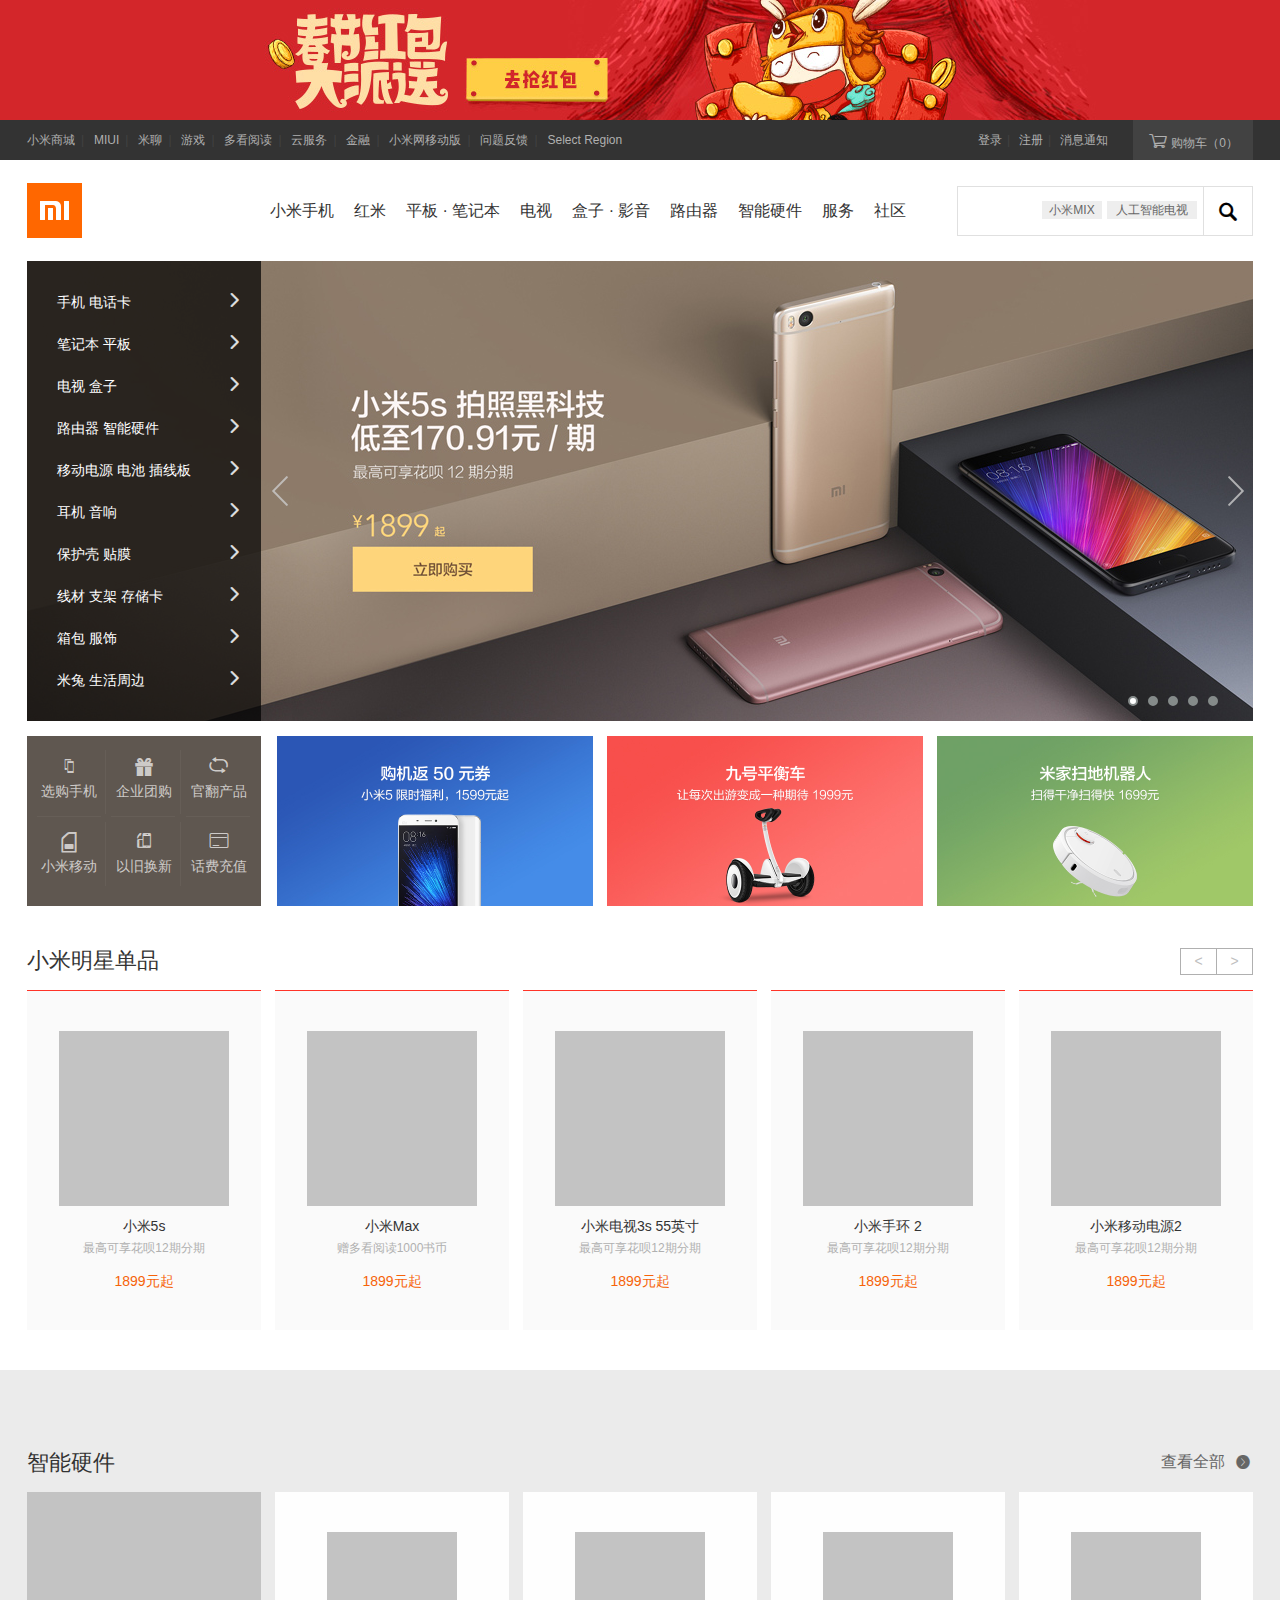
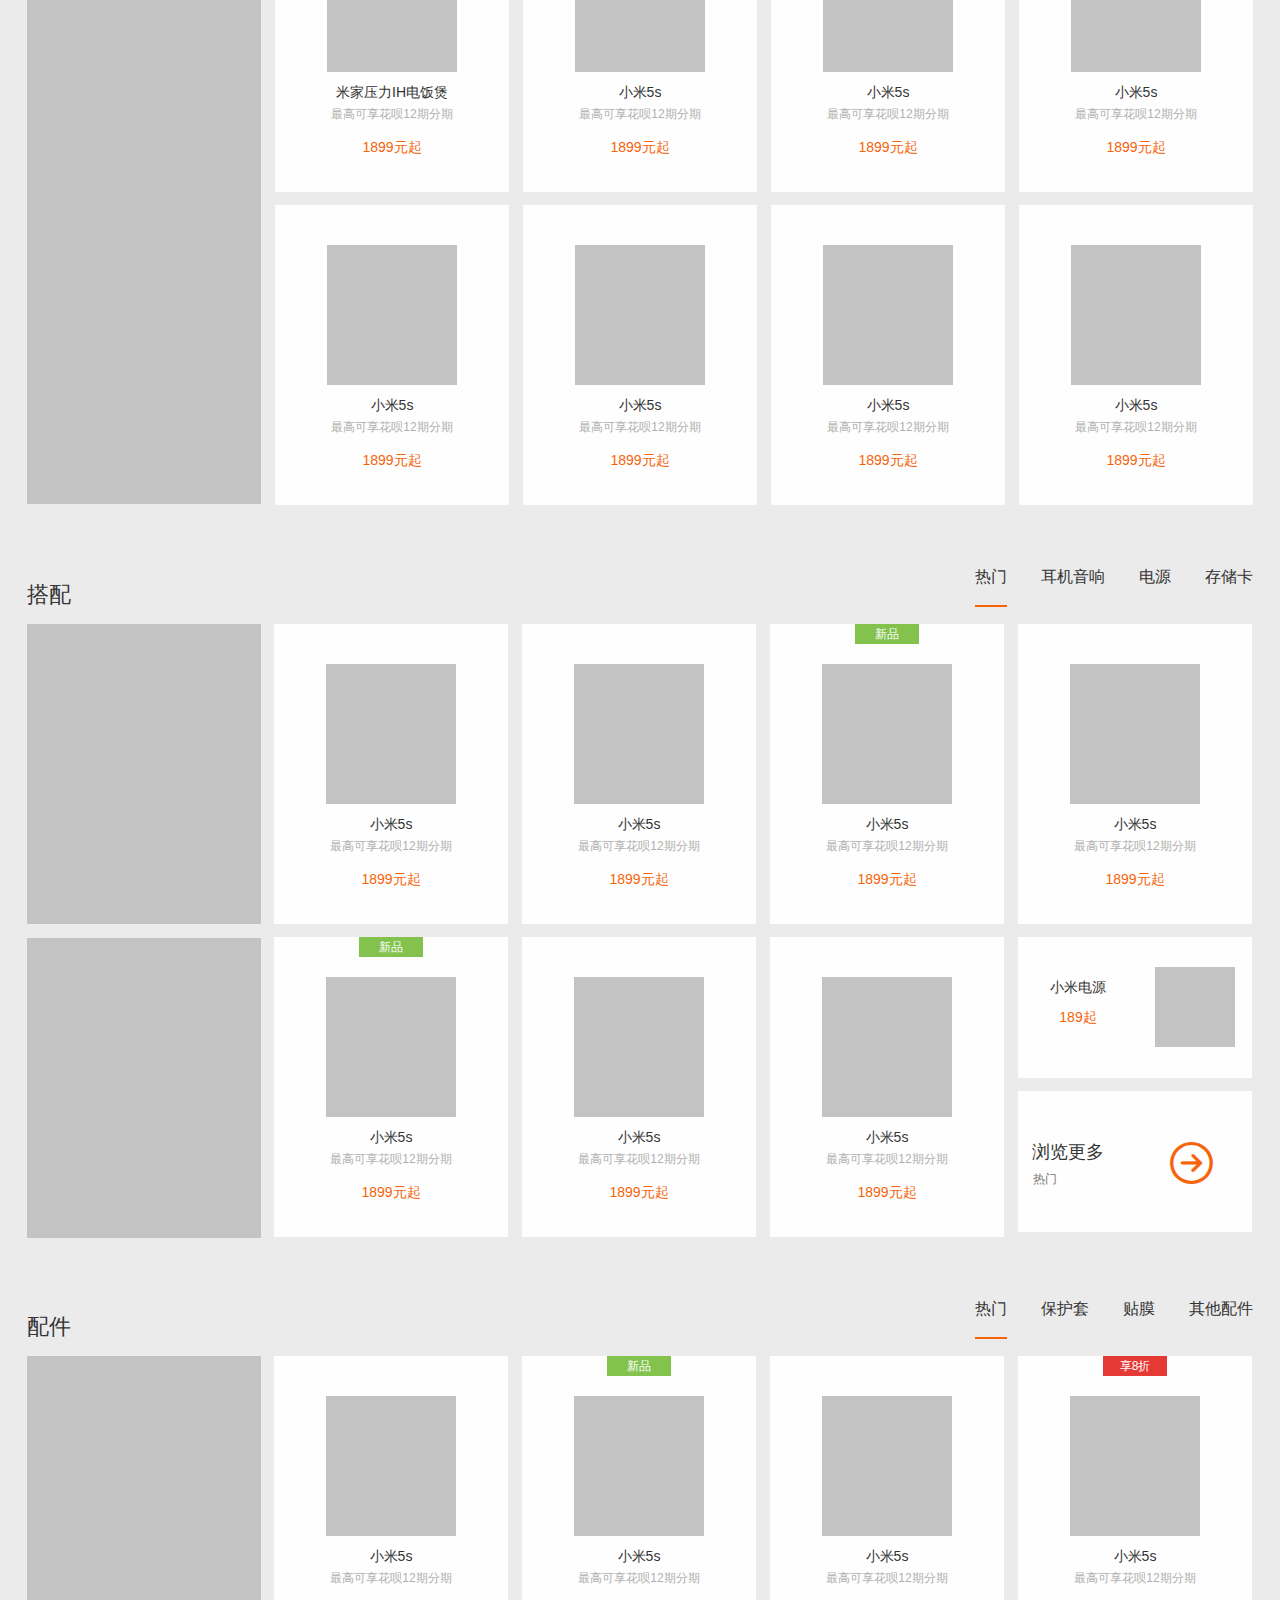
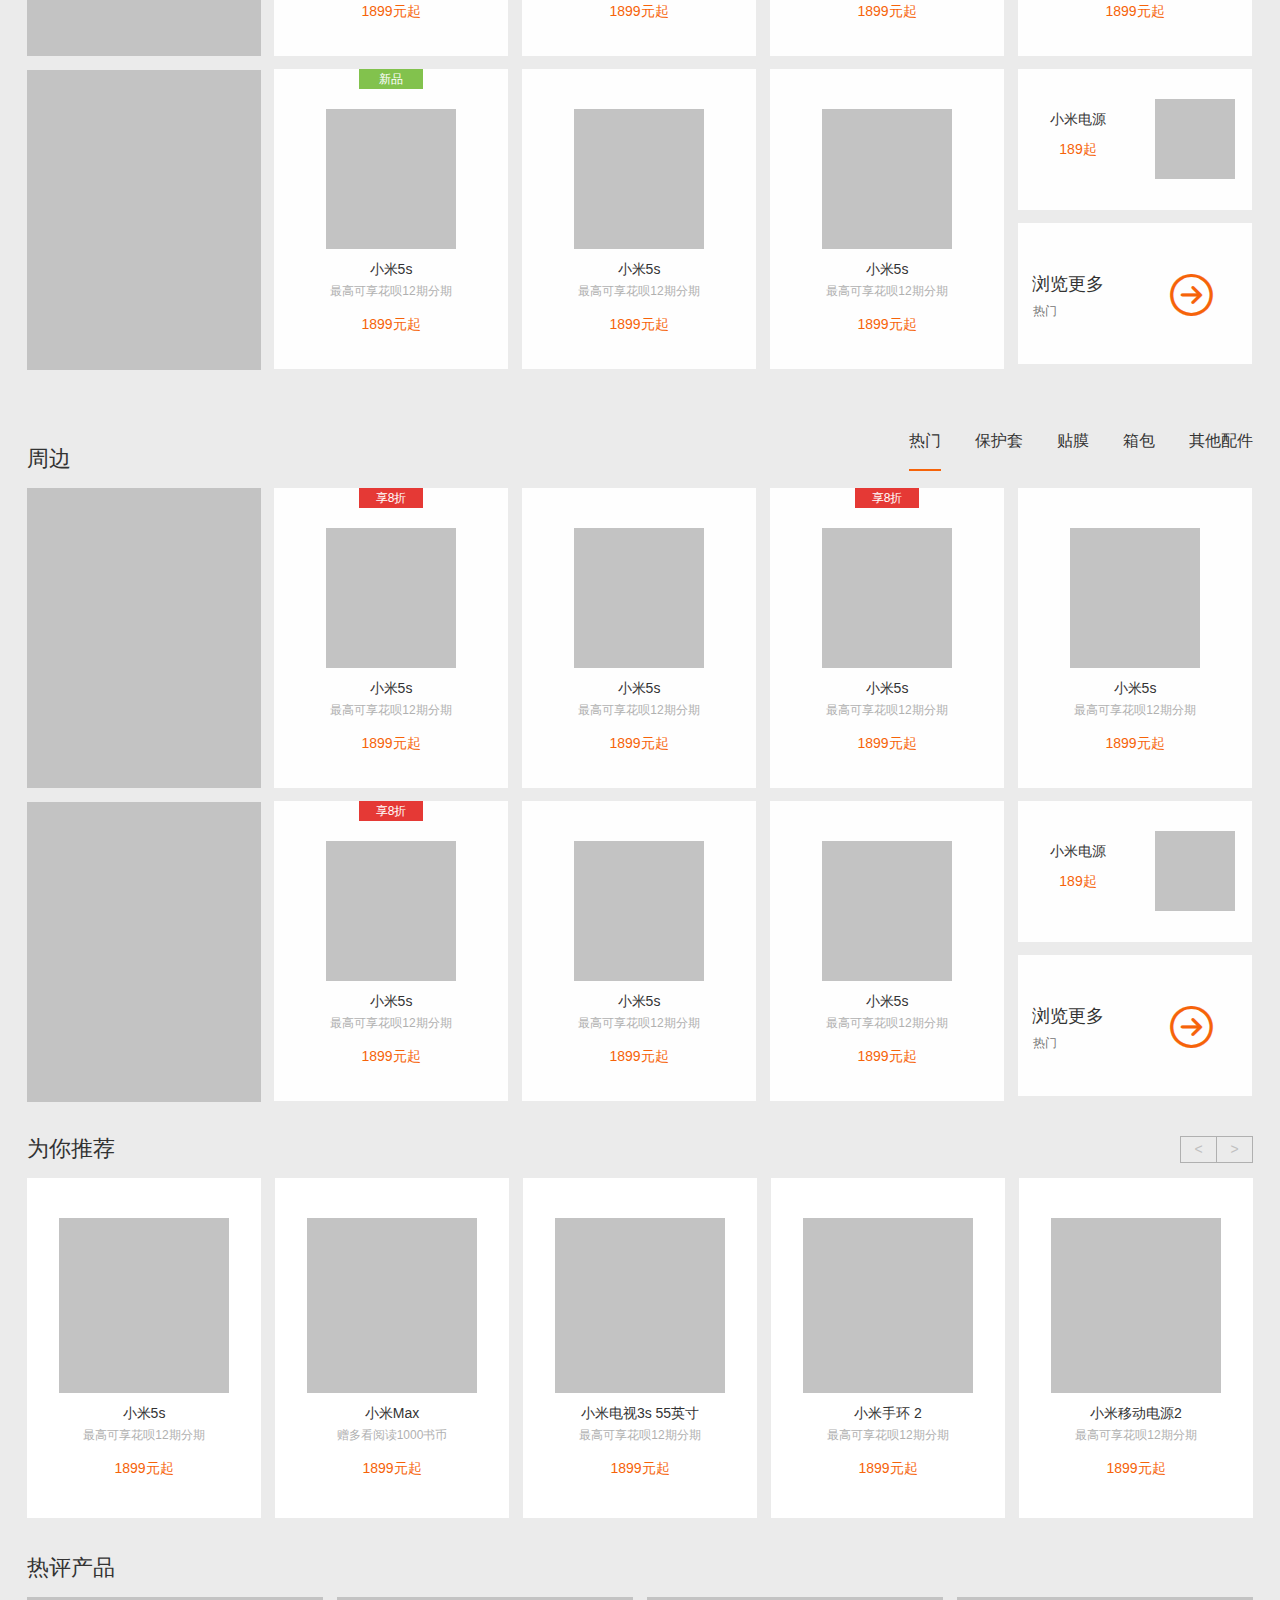
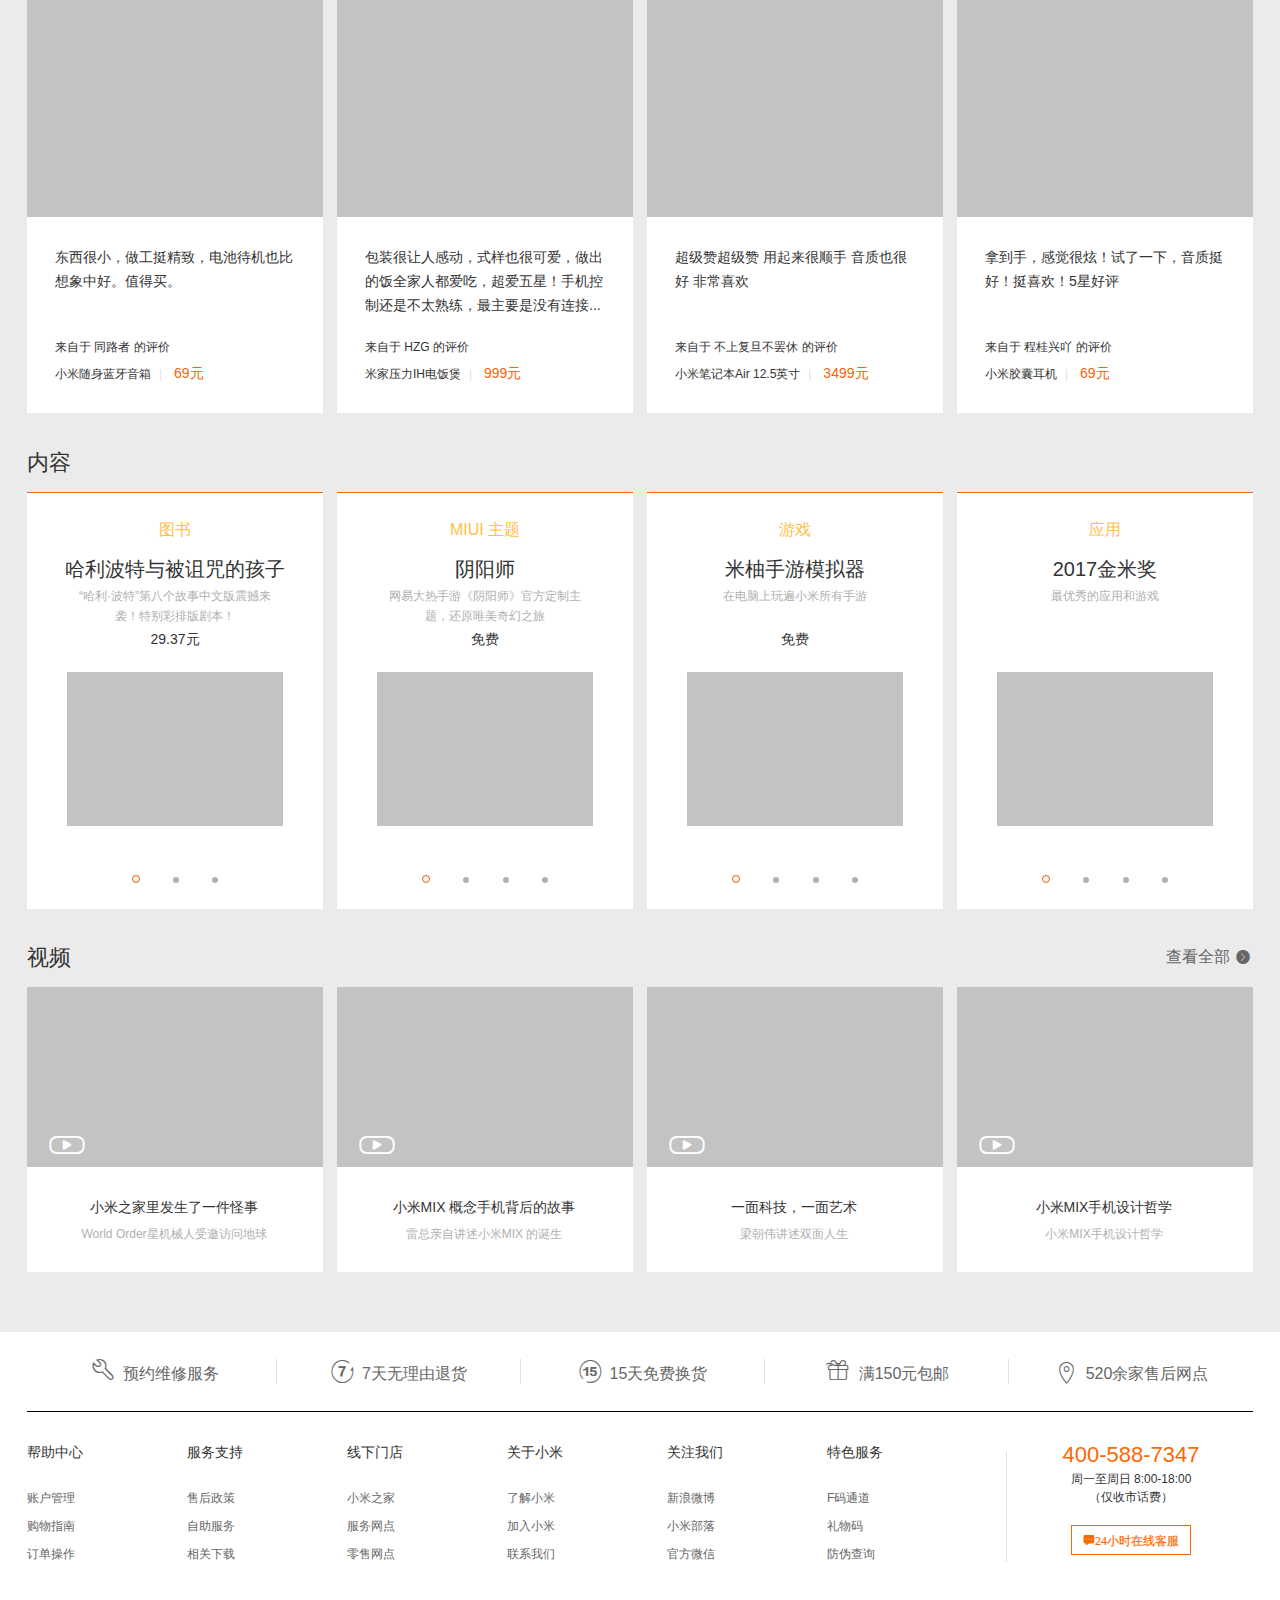
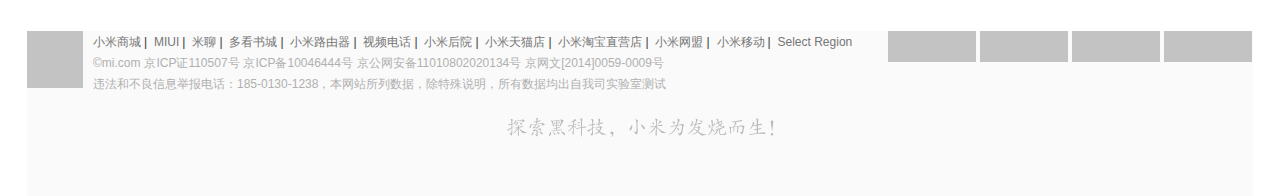
<file: index.html>
<!DOCTYPE html>
<html lang="en">
<head>
    <meta charset="UTF-8">
    <title>小米商城</title>
    <!--<link rel="stylesheet" href="css/iconfont.css">-->
    <link rel="stylesheet" href="css/index.css">
    <link rel="stylesheet" href="css/box-shadow.css">
    <script src="js/jquery-1.11.3.min.js"></script>
    <script src="js/jquery.lazyload.js"></script>
    <script src="js/index.js"></script>
</head>

<body>
<div class="top-ad">
    <a href="#">
        <img src="images/top-ad.jpg" alt="">
    </a>
</div>

<!--头部开始-->
<div class="header">
    <div class="topbar">
        <div class="container clearfix">
            <div class="topbar-left">
                <a href="">小米商城</a><span>|</span>
                <a href="">MIUI</a><span>|</span>
                <a href="">米聊</a><span>|</span>
                <a href="">游戏</a><span>|</span>
                <a href="">多看阅读</a><span>|</span>
                <a href="">云服务</a><span>|</span>
                <a href="">金融</a><span>|</span>
                <a href="">小米网移动版</a><span>|</span>
                <a href="">问题反馈</a><span>|</span>
                <a href="">Select Region</a>
            </div>
            <div class="minicart" id="jq_minicart">
                <i class="iconfont">&#xe661;</i>
                购物车（0）
                <div class="cart-menu">
                    你的购物车空空的，去挑点东西吧
                </div>
            </div>
            <div class="topbar-info">
                <a href="login.html">登录</a><span>|</span>
                <a href="register.html">注册</a><span>|</span>
                <a href="#">消息通知</a>
            </div>
        </div>
    </div>
    <div class="nav">
        <div class="container clearfix">
            <div class="logo">
                <a href="#"></a>
            </div>
            <div class="category">
                <a href="#" class="link-category">
                    <img data-original="images/cjhb.gif" alt="">
                </a>
                <div class="site-category">
                    <ul>
                        <li class="category-item"><a href="#">手机 电话卡</a><i class="iconfont">&#xe636;</i>
                            <div class="part part1">
                                <ul>
                                    <li class="star-goods"><a href="#"><img data-original="images/xmNOTE2-80.jpg" alt=""><span>小米Note 2</span><i
                                            class="iconfont">&#xe6b7;</i></a></li>
                                    <li class="star-goods"><a href="#"><img data-original="images/hm4-80.jpg"
                                                                            alt=""><span>红米4</span><i class="iconfont">
                                        &#xe6b7;</i></a></li>
                                    <li class="star-goods"><a href="#"><img data-original="images/xmNOTE2-80.jpg" alt=""><span>小米Note 2</span><i
                                            class="iconfont">&#xe6b7;</i></a></li>
                                    <li class="star-goods"><a href="#"><img data-original="images/xmNOTE2-80.jpg" alt=""><span>小米Note 2</span><i
                                            class="iconfont">&#xe6b7;</i></a></li>
                                    <li class="star-goods"><a href="#"><img data-original="images/xmNOTE2-80.jpg" alt=""><span>小米Note 2</span><i
                                            class="iconfont">&#xe6b7;</i></a></li>
                                    <li class="star-goods"><a href="#"><img data-original="images/xmNOTE2-80.jpg" alt=""><span>小米Note 2</span><i
                                            class="iconfont">&#xe6b7;</i></a></li>
                                    <li class="star-goods"><a href="#"><img data-original="images/xmNOTE2-80.jpg" alt=""><span>小米Note 2</span><i
                                            class="iconfont">&#xe6b7;</i></a></li>
                                    <li class="star-goods"><a href="#"><img data-original="images/xmNOTE2-80.jpg" alt=""><span>小米Note 2</span><i
                                            class="iconfont">&#xe6b7;</i></a></li>
                                    <li class="star-goods"><a href="#"><img data-original="images/xmNOTE2-80.jpg" alt=""><span>小米Note 2</span><i
                                            class="iconfont">&#xe6b7;</i></a></li>
                                    <li class="star-goods"><a href="#"><img data-original="images/xmNOTE2-80.jpg" alt=""><span>小米Note 2</span><i
                                            class="iconfont">&#xe6b7;</i></a></li>
                                    <li class="star-goods"><a href="#"><img data-original="images/xmNOTE2-80.jpg" alt=""><span>小米Note 2</span><i
                                            class="iconfont">&#xe6b7;</i></a></li>

                                </ul>
                            </div>
                        </li>
                        <li class="category-item"><a href="#">笔记本 平板</a><i class="iconfont">&#xe636;</i>
                            <div class="part part2">
                                <ul>
                                    <li class="star-goods"><a href="#"><img data-original="images/xmNOTE2-80.jpg" alt=""><span>小米Note 2</span><i
                                            class="iconfont">&#xe6b7;</i></a></li>
                                    <li class="star-goods"><a href="#"><img data-original="images/hm4-80.jpg"
                                                                            alt=""><span>红米4</span><i class="iconfont">
                                        &#xe6b7;</i></a></li>
                                    <li class="star-goods"><a href="#"><img data-original="images/xmNOTE2-80.jpg" alt=""><span>小米Note 2</span><i
                                            class="iconfont">&#xe6b7;</i></a></li>
                                    <li class="star-goods"><a href="#"><img data-original="images/xmNOTE2-80.jpg" alt=""><span>小米Note 2</span><i
                                            class="iconfont">&#xe6b7;</i></a></li>
                                    <li class="star-goods"><a href="#"><img data-original="images/xmNOTE2-80.jpg" alt=""><span>小米Note 2</span><i
                                            class="iconfont">&#xe6b7;</i></a></li>

                                </ul>
                            </div>
                        </li>
                        <li class="category-item"><a href="#">电视 盒子</a><i class="iconfont">&#xe636;</i>
                            <div class="part part3">
                                <ul>
                                    <li class="star-goods"><a href="#"><img data-original="images/xmNOTE2-80.jpg" alt=""><span>小米Note 2</span><i
                                            class="iconfont">&#xe6b7;</i></a></li>
                                    <li class="star-goods"><a href="#"><img data-original="images/hm4-80.jpg"
                                                                            alt=""><span>红米4</span><i class="iconfont">
                                        &#xe6b7;</i></a></li>
                                    <li class="star-goods"><a href="#"><img data-original="images/xmNOTE2-80.jpg" alt=""><span>小米Note 2</span><i
                                            class="iconfont">&#xe6b7;</i></a></li>
                                    <li class="star-goods"><a href="#"><img data-original="images/xmNOTE2-80.jpg" alt=""><span>小米Note 2</span><i
                                            class="iconfont">&#xe6b7;</i></a></li>
                                    <li class="star-goods"><a href="#"><img data-original="images/xmNOTE2-80.jpg" alt=""><span>小米Note 2</span><i
                                            class="iconfont">&#xe6b7;</i></a></li>
                                    <li class="star-goods"><a href="#"><img data-original="images/xmNOTE2-80.jpg" alt=""><span>小米Note 2</span><i
                                            class="iconfont">&#xe6b7;</i></a></li>
                                    <li class="star-goods"><a href="#"><img data-original="images/xmNOTE2-80.jpg" alt=""><span>小米Note 2</span><i
                                            class="iconfont">&#xe6b7;</i></a></li>
                                    <li class="star-goods"><a href="#"><img data-original="images/xmNOTE2-80.jpg" alt=""><span>小米Note 2</span><i
                                            class="iconfont">&#xe6b7;</i></a></li>
                                    <li class="star-goods"><a href="#"><img data-original="images/xmNOTE2-80.jpg" alt=""><span>小米Note 2</span><i
                                            class="iconfont">&#xe6b7;</i></a></li>
                                    <li class="star-goods"><a href="#"><img data-original="images/xmNOTE2-80.jpg" alt=""><span>小米Note 2</span><i
                                            class="iconfont">&#xe6b7;</i></a></li>
                                    <li class="star-goods"><a href="#"><img data-original="images/xmNOTE2-80.jpg" alt=""><span>小米Note 2</span><i
                                            class="iconfont">&#xe6b7;</i></a></li>
                                    <li class="star-goods"><a href="#"><img data-original="images/xmNOTE2-80.jpg" alt=""><span>小米Note 2</span><i
                                            class="iconfont">&#xe6b7;</i></a></li>
                                    <li class="star-goods"><a href="#"><img data-original="images/xmNOTE2-80.jpg" alt=""><span>小米Note 2</span><i
                                            class="iconfont">&#xe6b7;</i></a></li>
                                    <li class="star-goods"><a href="#"><img data-original="images/xmNOTE2-80.jpg" alt=""><span>小米Note 2</span><i
                                            class="iconfont">&#xe6b7;</i></a></li>
                                    <li class="star-goods"><a href="#"><img data-original="images/xmNOTE2-80.jpg" alt=""><span>小米Note 2</span><i
                                            class="iconfont">&#xe6b7;</i></a></li>
                                    <li class="star-goods"><a href="#"><img data-original="images/xmNOTE2-80.jpg" alt=""><span>小米Note 2</span><i
                                            class="iconfont">&#xe6b7;</i></a></li>
                                    <li class="star-goods"><a href="#"><img data-original="images/xmNOTE2-80.jpg" alt=""><span>小米Note 2</span><i
                                            class="iconfont">&#xe6b7;</i></a></li>

                                </ul>
                            </div>
                        </li>
                        <li class="category-item"><a href="#">路由器 智能硬件</a><i class="iconfont">&#xe636;</i>
                            <div class="part part4">
                                <ul>
                                    <li class="star-goods"><a href="#"><img data-original="images/xmNOTE2-80.jpg" alt=""><span>小米Note 2</span><i
                                            class="iconfont">&#xe6b7;</i></a></li>
                                    <li class="star-goods"><a href="#"><img data-original="images/hm4-80.jpg"
                                                                            alt=""><span>红米4</span><i class="iconfont">
                                        &#xe6b7;</i></a></li>
                                    <li class="star-goods"><a href="#"><img data-original="images/xmNOTE2-80.jpg" alt=""><span>小米Note 2</span><i
                                            class="iconfont">&#xe6b7;</i></a></li>
                                    <li class="star-goods"><a href="#"><img data-original="images/xmNOTE2-80.jpg" alt=""><span>小米Note 2</span><i
                                            class="iconfont">&#xe6b7;</i></a></li>
                                    <li class="star-goods"><a href="#"><img data-original="images/xmNOTE2-80.jpg" alt=""><span>小米Note 2</span><i
                                            class="iconfont">&#xe6b7;</i></a></li>
                                    <li class="star-goods"><a href="#"><img data-original="images/xmNOTE2-80.jpg" alt=""><span>小米Note 2</span><i
                                            class="iconfont">&#xe6b7;</i></a></li>
                                    <li class="star-goods"><a href="#"><img data-original="images/xmNOTE2-80.jpg" alt=""><span>小米Note 2</span><i
                                            class="iconfont">&#xe6b7;</i></a></li>
                                    <li class="star-goods"><a href="#"><img data-original="images/xmNOTE2-80.jpg" alt=""><span>小米Note 2</span><i
                                            class="iconfont">&#xe6b7;</i></a></li>
                                    <li class="star-goods"><a href="#"><img data-original="images/xmNOTE2-80.jpg" alt=""><span>小米Note 2</span><i
                                            class="iconfont">&#xe6b7;</i></a></li>
                                    <li class="star-goods"><a href="#"><img data-original="images/xmNOTE2-80.jpg" alt=""><span>小米Note 2</span><i
                                            class="iconfont">&#xe6b7;</i></a></li>
                                    <li class="star-goods"><a href="#"><img data-original="images/xmNOTE2-80.jpg" alt=""><span>小米Note 2</span><i
                                            class="iconfont">&#xe6b7;</i></a></li>
                                    <li class="star-goods"><a href="#"><img data-original="images/xmNOTE2-80.jpg" alt=""><span>小米Note 2</span><i
                                            class="iconfont">&#xe6b7;</i></a></li>
                                    <li class="star-goods"><a href="#"><img data-original="images/xmNOTE2-80.jpg" alt=""><span>小米Note 2</span><i
                                            class="iconfont">&#xe6b7;</i></a></li>
                                    <li class="star-goods"><a href="#"><img data-original="images/xmNOTE2-80.jpg" alt=""><span>小米Note 2</span><i
                                            class="iconfont">&#xe6b7;</i></a></li>
                                    <li class="star-goods"><a href="#"><img data-original="images/xmNOTE2-80.jpg" alt=""><span>小米Note 2</span><i
                                            class="iconfont">&#xe6b7;</i></a></li>
                                    <li class="star-goods"><a href="#"><img data-original="images/xmNOTE2-80.jpg" alt=""><span>小米Note 2</span><i
                                            class="iconfont">&#xe6b7;</i></a></li>
                                    <li class="star-goods"><a href="#"><img data-original="images/xmNOTE2-80.jpg" alt=""><span>小米Note 2</span><i
                                            class="iconfont">&#xe6b7;</i></a></li>
                                    <li class="star-goods"><a href="#"><img data-original="images/xmNOTE2-80.jpg" alt=""><span>小米Note 2</span><i
                                            class="iconfont">&#xe6b7;</i></a></li>
                                    <li class="star-goods"><a href="#"><img data-original="images/xmNOTE2-80.jpg" alt=""><span>小米Note 2</span><i
                                            class="iconfont">&#xe6b7;</i></a></li>
                                    <li class="star-goods"><a href="#"><img data-original="images/xmNOTE2-80.jpg" alt=""><span>小米Note 2</span><i
                                            class="iconfont">&#xe6b7;</i></a></li>
                                    <li class="star-goods"><a href="#"><img data-original="images/xmNOTE2-80.jpg" alt=""><span>小米Note 2</span><i
                                            class="iconfont">&#xe6b7;</i></a></li>
                                    <li class="star-goods"><a href="#"><img data-original="images/xmNOTE2-80.jpg" alt=""><span>小米Note 2</span><i
                                            class="iconfont">&#xe6b7;</i></a></li>
                                    <li class="star-goods"><a href="#"><img data-original="images/xmNOTE2-80.jpg" alt=""><span>小米Note 2</span><i
                                            class="iconfont">&#xe6b7;</i></a></li>
                                </ul>
                            </div>
                        </li>
                        <li class="category-item"><a href="#">移动电源 电池 插线板</a><i class="iconfont">&#xe636;</i>
                            <div class="part part5">
                                <ul>
                                    <li class="star-goods"><a href="#"><img data-original="images/xmNOTE2-80.jpg" alt=""><span>小米Note 2</span><i
                                            class="iconfont">&#xe6b7;</i></a></li>
                                    <li class="star-goods"><a href="#"><img data-original="images/hm4-80.jpg"
                                                                            alt=""><span>红米4</span><i class="iconfont">
                                        &#xe6b7;</i></a></li>
                                    <li class="star-goods"><a href="#"><img data-original="images/xmNOTE2-80.jpg" alt=""><span>小米Note 2</span><i
                                            class="iconfont">&#xe6b7;</i></a></li>
                                    <li class="star-goods"><a href="#"><img data-original="images/xmNOTE2-80.jpg" alt=""><span>小米Note 2</span><i
                                            class="iconfont">&#xe6b7;</i></a></li>
                                    <li class="star-goods"><a href="#"><img data-original="images/xmNOTE2-80.jpg" alt=""><span>小米Note 2</span><i
                                            class="iconfont">&#xe6b7;</i></a></li>

                                </ul>
                            </div>
                        </li>
                        <li class="category-item"><a href="#">耳机 音响</a><i class="iconfont">&#xe636;</i>
                            <div class="part part6">
                                <ul>
                                    <li class="star-goods"><a href="#"><img data-original="images/xmNOTE2-80.jpg" alt=""><span>小米Note 2</span><i
                                            class="iconfont">&#xe6b7;</i></a></li>
                                    <li class="star-goods"><a href="#"><img data-original="images/hm4-80.jpg"
                                                                            alt=""><span>红米4</span><i class="iconfont">
                                        &#xe6b7;</i></a></li>
                                    <li class="star-goods"><a href="#"><img data-original="images/xmNOTE2-80.jpg" alt=""><span>小米Note 2</span><i
                                            class="iconfont">&#xe6b7;</i></a></li>
                                    <li class="star-goods"><a href="#"><img data-original="images/xmNOTE2-80.jpg" alt=""><span>小米Note 2</span><i
                                            class="iconfont">&#xe6b7;</i></a></li>
                                    <li class="star-goods"><a href="#"><img data-original="images/xmNOTE2-80.jpg" alt=""><span>小米Note 2</span><i
                                            class="iconfont">&#xe6b7;</i></a></li>

                                </ul>
                            </div>
                        </li>
                        <li class="category-item"><a href="#">保护壳 贴膜</a><i class="iconfont">&#xe636;</i>
                            <div class="part part7">
                                <ul>
                                    <li class="star-goods"><a href="#"><img data-original="images/xmNOTE2-80.jpg" alt=""><span>小米Note 2</span><i
                                            class="iconfont">&#xe6b7;</i></a></li>
                                    <li class="star-goods"><a href="#"><img data-original="images/hm4-80.jpg"
                                                                            alt=""><span>红米4</span><i class="iconfont">
                                        &#xe6b7;</i></a></li>
                                    <li class="star-goods"><a href="#"><img data-original="images/xmNOTE2-80.jpg" alt=""><span>小米Note 2</span><i
                                            class="iconfont">&#xe6b7;</i></a></li>
                                    <li class="star-goods"><a href="#"><img data-original="images/xmNOTE2-80.jpg" alt=""><span>小米Note 2</span><i
                                            class="iconfont">&#xe6b7;</i></a></li>
                                    <li class="star-goods"><a href="#"><img data-original="images/xmNOTE2-80.jpg" alt=""><span>小米Note 2</span><i
                                            class="iconfont">&#xe6b7;</i></a></li>

                                </ul>
                            </div>
                        </li>
                        <li class="category-item"><a href="#">线材 支架 存储卡</a><i class="iconfont">&#xe636;</i>
                            <div class="part part8">
                                <ul>
                                    <li class="star-goods"><a href="#"><img data-original="images/xmNOTE2-80.jpg" alt=""><span>小米Note 2</span><i
                                            class="iconfont">&#xe6b7;</i></a></li>
                                    <li class="star-goods"><a href="#"><img data-original="images/hm4-80.jpg"
                                                                            alt=""><span>红米4</span><i class="iconfont">
                                        &#xe6b7;</i></a></li>
                                    <li class="star-goods"><a href="#"><img data-original="images/xmNOTE2-80.jpg" alt=""><span>小米Note 2</span><i
                                            class="iconfont">&#xe6b7;</i></a></li>
                                    <li class="star-goods"><a href="#"><img data-original="images/xmNOTE2-80.jpg" alt=""><span>小米Note 2</span><i
                                            class="iconfont">&#xe6b7;</i></a></li>
                                    <li class="star-goods"><a href="#"><img data-original="images/xmNOTE2-80.jpg" alt=""><span>小米Note 2</span><i
                                            class="iconfont">&#xe6b7;</i></a></li>

                                </ul>
                            </div>
                        </li>
                        <li class="category-item"><a href="#">箱包 服饰</a><i class="iconfont">&#xe636;</i>
                            <div class="part part9">
                                <ul>
                                    <li class="star-goods"><a href="#"><img data-original="images/xmNOTE2-80.jpg" alt=""><span>小米Note 2</span><i
                                            class="iconfont">&#xe6b7;</i></a></li>
                                    <li class="star-goods"><a href="#"><img data-original="images/hm4-80.jpg"
                                                                            alt=""><span>红米4</span><i class="iconfont">
                                        &#xe6b7;</i></a></li>
                                    <li class="star-goods"><a href="#"><img data-original="images/xmNOTE2-80.jpg" alt=""><span>小米Note 2</span><i
                                            class="iconfont">&#xe6b7;</i></a></li>
                                    <li class="star-goods"><a href="#"><img data-original="images/xmNOTE2-80.jpg" alt=""><span>小米Note 2</span><i
                                            class="iconfont">&#xe6b7;</i></a></li>
                                    <li class="star-goods"><a href="#"><img data-original="images/xmNOTE2-80.jpg" alt=""><span>小米Note 2</span><i
                                            class="iconfont">&#xe6b7;</i></a></li>

                                </ul>
                            </div>
                        </li>
                        <li class="category-item"><a href="#">米兔 生活周边</a><i class="iconfont">&#xe636;</i>
                            <div class="part part10">
                                <ul>
                                    <li class="star-goods"><a href="#"><img data-original="images/xmNOTE2-80.jpg" alt=""><span>小米Note 2</span><i
                                            class="iconfont">&#xe6b7;</i></a></li>
                                    <li class="star-goods"><a href="#"><img data-original="images/hm4-80.jpg"
                                                                            alt=""><span>红米4</span><i class="iconfont">
                                        &#xe6b7;</i></a></li>
                                    <li class="star-goods"><a href="#"><img data-original="images/xmNOTE2-80.jpg" alt=""><span>小米Note 2</span><i
                                            class="iconfont">&#xe6b7;</i></a></li>
                                    <li class="star-goods"><a href="#"><img data-original="images/xmNOTE2-80.jpg" alt=""><span>小米Note 2</span><i
                                            class="iconfont">&#xe6b7;</i></a></li>
                                    <li class="star-goods"><a href="#"><img data-original="images/xmNOTE2-80.jpg" alt=""><span>小米Note 2</span><i
                                            class="iconfont">&#xe6b7;</i></a></li>

                                </ul>
                            </div>
                        </li>
                    </ul>
                </div>
            </div>
            <div class="nav-item" id="nav_item">
                <ul>
                    <li><a href="#">小米手机</a>
                        <div class="head-nav-menu xiaomishouji">
                            <div class="container">
                                <ul>
                                    <li><img data-original="images/xiaomiNOTE2-320-220!320x220.jpg" alt=""><a href="#">小米Note
                                        2</a>
                                        <p>2799元起</p>
                                        <span></span>
                                    </li>
                                  
                                    <li><img data-original="images/MIX-320-220!320x220.jpg " alt=""><a href="#">小米MIX</a>
                                        <p>3499元起</p>
                                        <span></span>
                                    </li>

                                    <li><img data-original="images/xiaomi5S-320-220!320x220.jpg" alt=""><a href="#">小米5s</a>
                                        <p>1899元起</p><span></span></li>

                                    <li><img data-original="images/5spluse320_220!320x220.jpg" alt=""><a href="#">小米5s Plus</a>
                                        <p>2299元起</p><span></span></li>

                                    <li><img data-original="images/mi5!320x220.jpg" alt=""><a href="#">小米手机5</a>
                                        <p>1599元起</p><span></span></li>

                                    <li><img data-original="images/maxdingbu!320x220.jpg" alt=""><a href="#">小米max</a>
                                        <p>1299元起</p></li>

                                </ul>
                            </div>
                        </div>
                    </li>
                    <li><a href="#">红米</a>
                        <div class="head-nav-menu hongmi">
                            <div class="container">
                                <ul>
                                    <li><img data-original="images/hongminote4!160x110.jpg" alt=""><a href="#">红米Note 4</a>
                                        <p>990元</p><span></span></li>

                                    <li><img data-original="images/hm4320-2202!160x110.jpg " alt=""><a href="#">红米Note</a>
                                        <p>690元</p></li>
                                </ul>
                            </div>
                        </div>
                    </li>
                    <li><a href="#">平板 · 笔记本</a>
                        <div class="head-nav-menu pc-pad">
                            <div class="container">
                                <ul>
                                    <li><img data-original="images/mipad2-16!160x110.jpg" alt=""><a href="#">小米平板2 16GB</a>
                                        <p>999起</p><span></span></li>

                                    <li><img data-original="images/mipad2-64!160x110.jpg " alt=""><a href="#">小米平板2 64GB</a>
                                        <p>1299元</p> <span></span></li>

                                    <li><img data-original="images/mipad2-64-win!160x110.jpg" alt=""><a href="#">小米平板2 64GB
                                        Windows版</a>
                                        <p>1299元</p><span></span></li>

                                    <li><img data-original="images/bijiben32012.5!160x110.jpg" alt=""><a href="#">小米笔记本Air
                                        12.5"</a>
                                        <p>3499元</p> <span></span></li>

                                    <li><img data-original="images/bijiben320!160x110.jpg" alt=""><a href="#">小米笔记本Air 13.3"</a>
                                        <p>4999元</p> </li>

                                </ul>
                            </div>
                        </div>
                    </li>
                    <li><a href="#">电视</a>
                        <div class="head-nav-menu mi-tv">
                            <div class="container">
                                <ul>
                                    <li><img data-original="images/101843.png" alt=""><a href="#">小米电视3s 43英寸B</a>
                                        <p>1799</p> <span></span></li>

                                    <li><img data-original="images/101848.png" alt=""><a href="#">小米电视3s 48英寸</a>
                                        <p>2299元</p> <span></span></li>

                                    <li><img data-original="images/101855xin.png" alt=""><a href="#">小米电视3s 55英寸</a>
                                        <p>3699元</p><span></span></li>

                                    <li><img data-original="images/101860xin.png" alt=""><a href="#">小米电视3s 60英寸</a>
                                        <p>4499元</p><span></span></li>

                                    <li><img data-original="images/65yingyuan.png" alt=""><a href="#">小米电视3s 65英寸</a>
                                        <p>5999元</p><span></span></li>

                                    <li><img data-original="images/101865.png" alt=""><a href="#">查看全部</a>
                                        <p>小米电视</p></li>
                                </ul>
                            </div>
                        </div>
                    </li>
                    <li><a href="#">盒子 · 影音</a>
                        <div class="head-nav-menu mi-box">
                            <div class="container">
                                <ul>
                                    <li><img data-original="images/mihezi.png " alt=""><a href="#">小米盒子3s</a>
                                        <p>299</p><span></span></li>

                                    <li><img data-original="images/mihezi2.png" alt=""><a href="#">小米盒子3c</a>
                                        <p>199元</p> <span></span></li>

                                    <li><img data-original="images/hezi3s!160x110.jpg" alt=""><a href="#">小米盒子3 增强版</a>
                                        <p>399元</p><span></span></li>

                                    <li><img data-original="images/hezimini.png" alt=""><a href="#">小米盒子mini版</a>
                                        <p>179元</p> <span></span></li>

                                    <li><img data-original="images/320x220.png" alt=""><a href="#">小米家庭影院</a>
                                        <p>1999元</p><span></span></li>

                                    <li><img data-original="images/putonban!160x110.jpg" alt=""><a href="#">小米家庭影院</a>
                                        <p>699</p></li>
                                </ul>
                            </div>
                        </div>
                    </li>
                    <li><a href="#">路由器</a>
                        <div class="head-nav-menu mi-weblink">
                            <div class="container">
                                <ul>
                                    <li><img data-original="images/miwifi!160x110.jpg " alt=""><a href="#">全新小米路由器</a>
                                        <p>699元</p><span></span></li>

                                    <li><img data-original="images/miwifi-3!160x110.png" alt=""><a href="#">小米路由器 3</a>
                                        <p>149元</p><span></span></li>

                                    <li><img data-original="images/luyouqi3c!160x110.jpg" alt=""><a href="#">小米路由器 3C</a>
                                        <p>99元</p><span></span></li>

                                    <li><img data-original="images/fdq2!160x110.jpg" alt=""><a href="#">小米WiFi放大器 2</a>
                                        <p>49元</p></li>


                                </ul>
                            </div>
                        </div>
                    </li>
                    <li><a href="#">智能硬件</a>
                        <div class="head-nav-menu mi-zhineng">
                            <div class="container">
                                <ul>
                                    <li><img data-original="images/scooter!160x110.jpg" alt=""><a href="#">九号平衡车</a>
                                        <p> 1999元</p><span></span></li>

                                    <li><img data-original="images/water2!160x110.jpg" alt=""><a href="#">小米净水器</a>
                                        <p>1299元</p> <span></span></li>

                                    <li><img data-original="images/dianfanbao!160x110.jpg" alt=""><a href="#">米家压力IH电饭煲</a>
                                        <p>999元</p> <span></span></li>

                                    <li><img data-original="images/air2!160x110.jpg" alt=""><a href="#">小米空气净化器 2</a>
                                        <p>699元</p>  <span></span></li>

                                    <li><img data-original="images/xiaobai!160x110.jpg" alt=""><a href="#">智能摄像机</a>
                                        <p>399元</p><span></span></li>

                                    <li><img data-original="images/zhinengyingjian!160x110.jpg" alt=""><a href="#">查看全部</a>
                                        <p> 智能硬件</p></li>

                                </ul>
                            </div>
                        </div>
                    </li>
                    <li><a href="#">服务</a></li>
                    <li><a href="#">社区</a></li>
                </ul>
            </div>
            <div class="search">
                <form action="#">
                    <input type="search" class="nav-search">
                    <span class="txt1"><a href="#">小米MIX</a></span>
                    <span class="txt2"><a href="#">人工智能电视</a></span>
                    <button class="search-btn iconfont">&#xf004c;</button>
                </form>
            </div>
        </div>
    </div>
</div>
<!--/头部结束-->

<!--big-banner开始-->
<div class="big-banner">
    <div class="container" id="big-banner">
        <ul class="big-pic-list">
            <li class="current"><a href="#"><img src="images/banner1.jpg" alt=""></a></li>
            <li><a href="#"><img src="images/banner2.jpg" alt=""></a></li>
            <li><a href="#"><img src="images/banner3.jpg" alt=""></a></li>
            <li><a href="#"><img src="images/banner4.jpg" alt=""></a></li>
            <li><a href="#"><img src="images/banner5.jpg" alt=""></a></li>
        </ul>
        <div class="banner-ctrl bigbanner-ctr-left"></div>
        <div class="banner-ctrl bigbanner-ctr-right"></div>
        <ol class="big-dian-list">
            <li class="active"></li>
            <li></li>
            <li></li>
            <li></li>
            <li></li>
        </ol>
    </div>
</div>

<!--big-banner结束-->

<!--内容区域-->
<div class="home-hero-sub">
    <div class="container">
        <div class="mi-fuwu">
            <ul>
                <li class="top-left"><a href="#"><i class="iconfont">&#xe602;</i><span>选购手机</span></a></li>
                <li class="top-cen"><a href="#"><i class="iconfont">&#xe65a;</i><span>企业团购</span></a></li>
                <li class="top-right"><a href="#"><i class="iconfont">&#xe67a;</i><span>官翻产品</span></a></li>
                <li class="bottom-left"><a href="#"><i class="iconfont">&#xe60a;</i><span>小米移动</span></a></li>
                <li class="bottom-cen"><a href="#"><i class="iconfont">&#xe637;</i><span>以旧换新</span></a></li>
                <li class="bottom-right"><a href="#"><i class="iconfont">&#xe607;</i><span>话费充值</span></a></li>
            </ul>
        </div>
        <a href=""><img data-original="images/6efd76fb-2c3d-43ee-b31e-bcdad4f20636.jpg" alt=""></a>
        <a href=""><img data-original="images/6fc54145-c419-41c0-9253-a2169fd72ae5.jpg" alt=""></a>
        <a href=""><img data-original="images/df7c6d47-c09f-49d1-9a9f-df0d2294bec8.jpg" alt=""></a>
    </div>
</div>

<!--小米明星单品-->
<div class="mi-product-goods">
    <div class="container">
        <h3 class="mi-goods-title">小米明星单品</h3>
        <span class="product-ctrl star-ctrl product-ctrl-l">&gt;</span>
        <span class="product-ctrl star-ctrl product-ctrl-r">&lt;</span>
        <div class="mi-product-wrap mi-star-wrap">
            <ul>
                <li><a href="#"><img data-original="images/mi-star1.png" alt=""></a>
                    <a href="#" class="mi-product-link">小米5s</a>
                    <span>最高可享花呗12期分期</span>
                    <p>1899元起</p>
                </li>
                <li><a href="#"><img data-original="images/mi-star2.png" alt=""></a>
                    <a href="#" class="mi-product-link">小米Max</a>
                    <span>赠多看阅读1000书币</span>
                    <p>1899元起</p>
                </li>
                <li><a href="#"><img data-original="images/mi-star3.png" alt=""></a>
                    <a href="#" class="mi-product-link">小米电视3s 55英寸</a>
                    <span>最高可享花呗12期分期</span>
                    <p>1899元起</p>
                </li>
                <li><a href="#"><img data-original="images/mi-star4.png" alt=""></a>
                    <a href="#" class="mi-product-link">小米手环 2</a>
                    <span>最高可享花呗12期分期</span>
                    <p>1899元起</p></li>
                <li><a href="#"><img data-original="images/mi-star5.png" alt=""></a>
                    <a href="#" class="mi-product-link">小米移动电源2</a>
                    <span>最高可享花呗12期分期</span>
                    <p>1899元起</p></li>
                <li><a href="#"><img data-original="images/mi-star6.png" alt=""></a>
                    <a href="#" class="mi-product-link">小米5s</a>
                    <span>最高可享花呗12期分期</span>
                    <p>1899元起</p></li>
                <li><a href="#"><img data-original="images/mi-star7.png" alt=""></a>
                    <a href="#" class="mi-product-link">小米5s</a>
                    <span>最高可享花呗12期分期</span>
                    <p>1899元起</p></li>
                <li><a href="#"><img data-original="images/mi-star8.png" alt=""></a>
                    <a href="#" class="mi-product-link">小米5s</a>
                    <span>最高可享花呗12期分期</span>
                    <p>1899元起</p></li>
                <li><a href="#"><img data-original="images/mi-star9.png" alt=""></a>
                    <a href="#" class="mi-product-link">小米5s</a>
                    <span>最高可享花呗12期分期</span>
                    <p>1899元起</p></li>
                <li><a href="#"><img data-original="images/mi-star10.png" alt=""></a>
                    <a href="#" class="mi-product-link">小米5s</a>
                    <span>最高可享花呗12期分期</span>
                    <p>1899元起</p></li>
            </ul>
        </div>

    </div>
</div>

<!--/小米明星单品-->


<!--主要内容区域-->
<div class="main">
    <!--智能硬件-->
    <div class="mi-zhineng-goods">
        <div class="container clearfix">
            <h3 class="mi-goods-title">智能硬件<a href="#"><i class="iconfont">&#xe622;</i><span>查看全部</span></a></h3>
            <ul>
                <li><a href="#"><img data-original="images/38e26bb4-bc07-424f-aa3d-540f2c80e073.jpg" alt="" width="234"
                                     height="612"></a></li>
                <li>
                    <a href="#"><img data-original="images/T1OVC_ByY_1RXrhCrK!220x220.jpg" alt=""></a>
                    <a href="#" class="mi-product-link">米家压力IH电饭煲</a>
                    <span>最高可享花呗12期分期</span>
                    <p>1899元起</p>
                </li>
                <li><a href="#"><img data-original="images/pms_1478656331.65637548!220x220.jpg" alt=""></a>
                    <a href="#" class="mi-product-link">小米5s</a>
                    <span>最高可享花呗12期分期</span>
                    <p>1899元起</p></li>
                <li><a href="#"><img data-original="images/pms_1473125484.8332236!220x220.jpg" alt=""></a>
                    <a href="#" class="mi-product-link">小米5s</a>
                    <span>最高可享花呗12期分期</span>
                    <p>1899元起</p></li>
                <li><a href="#"><img data-original="images/pms_1481507050.2285518!220x220.jpg" alt=""></a>
                    <a href="#" class="mi-product-link">小米5s</a>
                    <span>最高可享花呗12期分期</span>
                    <p>1899元起</p></li>
                <li><a href="#"><img data-original="images/pms_1477985364.89714934!220x220.jpg" alt=""></a>
                    <a href="#" class="mi-product-link">小米5s</a>
                    <span>最高可享花呗12期分期</span>
                    <p>1899元起</p></li>
                <li><a href="#"><img data-original="images/pms_1464615180.86261317!220x220.jpg" alt=""></a>
                    <a href="#" class="mi-product-link">小米5s</a>
                    <span>最高可享花呗12期分期</span>
                    <p>1899元起</p></li>
                <li><a href="#"><img data-original="images/T1GxCvBghT1RXrhCrK!220x220.jpg" alt=""></a>
                    <a href="#" class="mi-product-link">小米5s</a>
                    <span>最高可享花呗12期分期</span>
                    <p>1899元起</p></li>
                <li><a href="#"><img data-original="images/pms_1468806372.46368911!220x220.jpg" alt=""></a>
                    <a href="#" class="mi-product-link">小米5s</a>
                    <span>最高可享花呗12期分期</span>
                    <p>1899元起</p></li>
            </ul>
        </div>
    </div>
    <!--/智能硬件-->

    <!--搭配-->
    <div class="mi-main-basetool">
        <div class="container clearfix">
            <h3 class="mi-goods-title">搭配</h3>
            <ul class="mi-main-basetool-ctrl" id="mi_dapei_ctrl">
                <li class="on">热门</li>
                <li>耳机音响</li>
                <li>电源</li>
                <li>存储卡</li>
            </ul>
            <div class="no-wrap">
                <a href="#"><img data-original="images/6595e6c0-aa0d-4159-b660-ab26e7dc2b25.jpg" alt="" width="234"
                                 height="300"></a>
                <a href="#"><img data-original="images/21dc127c-77ad-48fb-b7c1-bf382a711221.jpg" alt="" width="234"
                                 height="300" style="margin-top: 14px;"></a>
            </div>
            <div id="dapei_page">

                <div class="main-base-page active" id="dapei_page1">
                    <ul>
                        <li><a href="#"><img data-original="images/pms_1478656331.65637548!220x220.jpg" alt=""></a>
                            <a href="#" class="mi-product-link">小米5s</a>
                            <span>最高可享花呗12期分期</span>
                            <p>1899元起</p>
                            <div class="review-wrapper" id="review-wrapper">
                                <a href="#">
                                    <span class="review">小米节礼券立减50，千值万值啊！物流很快，第二天就到...</span>
                                    <span class="author"> 来自于 潇逸云 的评价 </span>
                                </a>
                            </div>
                        </li>
                        <li><a href="#"><img data-original="images/pms_1473125484.8332236!220x220.jpg" alt=""></a>
                            <a href="#" class="mi-product-link">小米5s</a>
                            <span>最高可享花呗12期分期</span>
                            <p>1899元起</p></li>
                        <li class="new-product"><a href="#"><img data-original="images/pms_1481507050.2285518!220x220.jpg" alt=""></a>
                            <a href="#" class="mi-product-link">小米5s</a>
                            <span>最高可享花呗12期分期</span>
                            <p>1899元起</p>
                            <div class="review-wrapper" >
                                <a href="#">
                                    <span class="review">小米节礼券立减50，千值万值啊！物流很快，第二天就到...</span>
                                    <span class="author"> 来自于 潇逸云 的评价 </span>
                                </a>
                            </div>

                        </li>
                        <li><a href="#"><img data-original="images/pms_1477985364.89714934!220x220.jpg" alt=""></a>
                            <a href="#" class="mi-product-link">小米5s</a>
                            <span>最高可享花呗12期分期</span>
                            <p>1899元起</p></li>
                        <li class="new-product"><a href="#"><img data-original="images/T1GxCvBghT1RXrhCrK!220x220.jpg" alt=""></a>
                            <a href="#" class="mi-product-link">小米5s</a>
                            <span>最高可享花呗12期分期</span>
                            <p>1899元起</p>
                            <div class="review-wrapper" >
                                <a href="#">
                                    <span class="review">小米节礼券立减50，千值万值啊！物流很快，第二天就到...</span>
                                    <span class="author"> 来自于 潇逸云 的评价 </span>
                                </a>
                            </div>

                        </li>
                        <li><a href="#"><img data-original="images/pms_1468806372.46368911!220x220.jpg" alt=""></a>
                            <a href="#" class="mi-product-link">小米5s</a>
                            <span>最高可享花呗12期分期</span>
                            <p>1899元起</p></li>
                        <li><a href="#"><img data-original="images/pms_1468806372.46368911!220x220.jpg" alt=""></a>
                            <a href="#" class="mi-product-link">小米5s</a>
                            <span>最高可享花呗12期分期</span>
                            <p>1899元起</p></li>
                        <li class="teshu-li">
                            <div class="top-part">
                                <div class="lf">
                                    <a href="#" class="mi-product-link">小米电源</a>
                                    <p>189起</p>
                                </div>
                                <div class="ri"><img data-original="images/T1pZbvBTET1RXrhCrK.jpg" alt=""></div>
                            </div>

                        </li>
                        <li class="teshu-li">
                            <div class="bottom-part">
                                <a href="#">
                                    <div class="context">
                                        <div class="lf">
                                            <p>浏览更多</p>
                                            <small>热门</small>
                                        </div>
                                        <div class="ri">
                                            <i class="iconfont">&#xe60d;</i>
                                        </div>
                                    </div>
                                </a>

                            </div>

                        </li>
                    </ul>
                </div>
                <div class="main-base-page" id="dapei_page2">
                    <ul>
                        <li><a href="#"><img data-original="images/pms_1482816047.72829695.jpg" alt=""></a>
                            <a href="#" class="mi-product-link">小米</a>
                            <span>最高可享花呗12期分期</span>
                            <p>1899元起</p></li>
                        <li><a href="#"><img data-original="images/pms_1481269289.59498154.jpg" alt=""></a>
                            <a href="#" class="mi-product-link">小米</a>
                            <span>最高可享花呗12期分期</span>
                            <p>1899元起</p>
                            <div class="review-wrapper" >
                                <a href="#">
                                    <span class="review">小米节礼券立减50，千值万值啊！物流很快，第二天就到...</span>
                                    <span class="author"> 来自于 潇逸云 的评价 </span>
                                </a>
                            </div>
                        </li>
                        <li><a href="#"><img data-original="images/pms_1478248721.42297795.jpg" alt=""></a>
                            <a href="#" class="mi-product-link">小米</a>
                            <span>最高可享花呗12期分期</span>
                            <p>1899元起</p></li>
                        <li><a href="#"><img data-original="images/pms_1478510064.36397738.jpg" alt=""></a>
                            <a href="#" class="mi-product-link">小米</a>
                            <span>最高可享花呗12期分期</span>
                            <p>1899元起</p></li>
                        <li><a href="#"><img data-original="images/T1F5K_BjVv1RXrhCrK.jpg" alt=""></a>
                            <a href="#" class="mi-product-link">小米</a>
                            <span>最高可享花呗12期分期</span>
                            <p>1899元起</p></li>
                        <li><a href="#"><img data-original="images/T1ycK_BjYv1RXrhCrK.jpg" alt=""></a>
                            <a href="#" class="mi-product-link">小米</a>
                            <span>最高可享花呗12期分期</span>
                            <p>1899元起</p>
                            <div class="review-wrapper" >
                                <a href="#">
                                    <span class="review">小米节礼券立减50，千值万值啊！物流很快，第二天就到...</span>
                                    <span class="author"> 来自于 潇逸云 的评价 </span>
                                </a>
                            </div>
                        </li>
                        <li><a href="#"><img data-original="images/T1MDK_B_YT1RXrhCrK.jpg" alt=""></a>
                            <a href="#" class="mi-product-link">小米</a>
                            <span>最高可享花呗12期分期</span>
                            <p>1899元起</p></li>
                        <li><a href="#"><img data-original="images/pms_1468806372.46368911!220x220.jpg" alt=""></a>
                            <a href="#" class="mi-product-link">小米</a>
                            <span>最高可享花呗12期分期</span>
                            <p>1899元起</p></li>
                    </ul>
                </div>
                <div class="main-base-page" id="dapei_page3">
                    <ul>
                        <li><a href="#"><img data-original="images/pms_1478656331.65637548!220x220.jpg" alt=""></a>
                            <a href="#" class="mi-product-link">小米5s</a>
                            <span>最高可享花呗12期分期</span>
                            <p>1899元起</p></li>
                        <li><a href="#"><img data-original="images/pms_1473125484.8332236!220x220.jpg" alt=""></a>
                            <a href="#" class="mi-product-link">小米5s</a>
                            <span>最高可享花呗12期分期</span>
                            <p>1899元起</p></li>
                        <li><a href="#"><img data-original="images/pms_1481507050.2285518!220x220.jpg" alt=""></a>
                            <a href="#" class="mi-product-link">小米5s</a>
                            <span>最高可享花呗12期分期</span>
                            <p>1899元起</p></li>
                        <li><a href="#"><img data-original="images/pms_1477985364.89714934!220x220.jpg" alt=""></a>
                            <a href="#" class="mi-product-link">小米5s</a>
                            <span>最高可享花呗12期分期</span>
                            <p>1899元起</p></li>
                        <li><a href="#"><img data-original="images/T1GxCvBghT1RXrhCrK!220x220.jpg" alt=""></a>
                            <a href="#" class="mi-product-link">小米5s</a>
                            <span>最高可享花呗12期分期</span>
                            <p>1899元起</p></li>
                        <li><a href="#"><img data-original="images/pms_1468806372.46368911!220x220.jpg" alt=""></a>
                            <a href="#" class="mi-product-link">小米5s</a>
                            <span>最高可享花呗12期分期</span>
                            <p>1899元起</p></li>
                        <li><a href="#"><img data-original="images/pms_1468806372.46368911!220x220.jpg" alt=""></a>
                            <a href="#" class="mi-product-link">小米5s</a>
                            <span>最高可享花呗12期分期</span>
                            <p>1899元起</p></li>
                        <li><a href="#"><img data-original="images/pms_1468806372.46368911!220x220.jpg" alt=""></a>
                            <a href="#" class="mi-product-link">小米5s</a>
                            <span>最高可享花呗12期分期</span>
                            <p>1899元起</p></li>
                    </ul>
                </div>
                <div class="main-base-page" id="dapei_page4">
                    <ul>
                        <li><a href="#"><img data-original="images/pms_1476680251.65738257!220x220.jpg" alt=""></a>
                            <a href="#" class="mi-product-link">小米5s</a>
                            <span>最高可享花呗12期分期</span>
                            <p>1899元起</p></li>
                        <li><a href="#"><img data-original="images/pms_1473125484.8332236!220x220.jpg" alt=""></a>
                            <a href="#" class="mi-product-link">小米5s</a>
                            <span>最高可享花呗12期分期</span>
                            <p>1899元起</p></li>
                        <li><a href="#"><img data-original="images/pms_1481507050.2285518!220x220.jpg" alt=""></a>
                            <a href="#" class="mi-product-link">小米5s</a>
                            <span>最高可享花呗12期分期</span>
                            <p>1899元起</p></li>
                        <li><a href="#"><img data-original="images/pms_1477985364.89714934!220x220.jpg" alt=""></a>
                            <a href="#" class="mi-product-link">小米5s</a>
                            <span>最高可享花呗12期分期</span>
                            <p>1899元起</p></li>
                        <li><a href="#"><img data-original="images/T1GxCvBghT1RXrhCrK!220x220.jpg" alt=""></a>
                            <a href="#" class="mi-product-link">小米5s</a>
                            <span>最高可享花呗12期分期</span>
                            <p>1899元起</p></li>
                        <li><a href="#"><img data-original="images/pms_1468806372.46368911!220x220.jpg" alt=""></a>
                            <a href="#" class="mi-product-link">小米5s</a>
                            <span>最高可享花呗12期分期</span>
                            <p>1899元起</p></li>
                        <li><a href="#"><img data-original="images/pms_1468806372.46368911!220x220.jpg" alt=""></a>
                            <a href="#" class="mi-product-link">小米5s</a>
                            <span>最高可享花呗12期分期</span>
                            <p>1899元起</p></li>
                        <li><a href="#"><img data-original="images/pms_1468806372.46368911!220x220.jpg" alt=""></a>
                            <a href="#" class="mi-product-link">小米5s</a>
                            <span>最高可享花呗12期分期</span>
                            <p>1899元起</p></li>
                    </ul>
                </div>
            </div>

        </div>
    </div>
    <!--/搭配-->

    <!--配件-->
    <div class=" mi-main-basetool ">
        <div class="container clearfix">
            <h3 class="mi-goods-title">配件</h3>
            <ul class="mi-main-basetool-ctrl" id="mi_peijian_ctrl">
                <li class="on">热门</li>
                <li>保护套</li>
                <li>贴膜</li>
                <li>其他配件</li>
            </ul>
            <div class="no-wrap">
                <a href="#"><img data-original="images/0ff2c84c-d0e6-4232-b0fb-2cebefd1a207.jpg" alt="" width="234"
                                 height="300"></a>
                <a href="#"><img data-original="images/363032e6-b043-4854-a8cc-8909df918f02.jpg" alt="" width="234"
                                 height="300" style="margin-top: 14px;"></a>
            </div>
            <div id="peijian_page">
                <div class="main-base-page active" id="peijian_page1">
                    <ul>
                        <li><a href="#"><img data-original="images/pms_1482221011.26064844.jpg" alt=""></a>
                            <a href="#" class="mi-product-link">小米5s</a>
                            <span>最高可享花呗12期分期</span>
                            <p>1899元起</p></li>
                        <li class="new-product"><a href="#"><img data-original="images/pms_1474430362.70018703.jpg" alt=""></a>
                            <a href="#" class="mi-product-link">小米5s</a>
                            <span>最高可享花呗12期分期</span>
                            <p>1899元起</p></li>
                        <li><a href="#"><img data-original="images/T1t2K_B4L_1RXrhCrK.jpg" alt=""></a>
                            <a href="#" class="mi-product-link">小米5s</a>
                            <span>最高可享花呗12期分期</span>
                            <p>1899元起</p></li>
                        <li class="dazhe"><a href="#"><img data-original="images/pms_1472198598.36255665.jpg" alt=""></a>
                            <a href="#" class="mi-product-link">小米5s</a>
                            <span>最高可享花呗12期分期</span>
                            <p>1899元起</p></li>
                        <li class="new-product"><a href="#"><img data-original="images/T1XybgBjhT1RXrhCrK.jpg" alt=""></a>
                            <a href="#" class="mi-product-link">小米5s</a>
                            <span>最高可享花呗12期分期</span>
                            <p>1899元起</p></li>
                        <li><a href="#"><img data-original="images/pms_1472177415.40899754.jpg" alt=""></a>
                            <a href="#" class="mi-product-link">小米5s</a>
                            <span>最高可享花呗12期分期</span>
                            <p>1899元起</p></li>
                        <li><a href="#"><img data-original="images/pms_1482136335.88325212.jpg" alt=""></a>
                            <a href="#" class="mi-product-link">小米5s</a>
                            <span>最高可享花呗12期分期</span>
                            <p>1899元起</p></li>
                        <li class="teshu-li">
                            <div class="top-part">
                                <div class="lf">
                                    <a href="#" class="mi-product-link">小米电源</a>
                                    <p>189起</p>
                                </div>
                                <div class="ri"><img data-original="images/pms_1482136306.7944683.jpg" alt=""></div>
                            </div>
                        </li>
                        <li class="teshu-li">
                            <div class="bottom-part">
                                <a href="#">
                                    <div class="context">
                                        <div class="lf">
                                            <p>浏览更多</p>
                                            <small>热门</small>
                                        </div>
                                        <div class="ri">
                                            <i class="iconfont">&#xe60d;</i>
                                        </div>
                                    </div>
                                </a>

                            </div>

                        </li>
                    </ul>
                </div>
                <div class="main-base-page" id="peijian_page2">
                    <ul>
                        <li><a href="#"><img data-original="images/pms_1482816047.72829695.jpg" alt=""></a>
                            <a href="#" class="mi-product-link">小米</a>
                            <span>最高可享花呗12期分期</span>
                            <p>1899元起</p></li>
                        <li><a href="#"><img data-original="images/pms_1481269289.59498154.jpg" alt=""></a>
                            <a href="#" class="mi-product-link">小米</a>
                            <span>最高可享花呗12期分期</span>
                            <p>1899元起</p></li>
                        <li><a href="#"><img data-original="images/pms_1478248721.42297795.jpg" alt=""></a>
                            <a href="#" class="mi-product-link">小米</a>
                            <span>最高可享花呗12期分期</span>
                            <p>1899元起</p></li>
                        <li><a href="#"><img data-original="images/pms_1478510064.36397738.jpg" alt=""></a>
                            <a href="#" class="mi-product-link">小米</a>
                            <span>最高可享花呗12期分期</span>
                            <p>1899元起</p></li>
                        <li><a href="#"><img data-original="images/T1F5K_BjVv1RXrhCrK.jpg" alt=""></a>
                            <a href="#" class="mi-product-link">小米</a>
                            <span>最高可享花呗12期分期</span>
                            <p>1899元起</p></li>
                        <li><a href="#"><img data-original="images/T1ycK_BjYv1RXrhCrK.jpg" alt=""></a>
                            <a href="#" class="mi-product-link">小米</a>
                            <span>最高可享花呗12期分期</span>
                            <p>1899元起</p></li>
                        <li><a href="#"><img data-original="images/T1MDK_B_YT1RXrhCrK.jpg" alt=""></a>
                            <a href="#" class="mi-product-link">小米</a>
                            <span>最高可享花呗12期分期</span>
                            <p>1899元起</p></li>
                        <li><a href="#"><img data-original="images/pms_1468806372.46368911!220x220.jpg" alt=""></a>
                            <a href="#" class="mi-product-link">小米</a>
                            <span>最高可享花呗12期分期</span>
                            <p>1899元起</p></li>
                    </ul>
                </div>
                <div class="main-base-page" id="peijian_page3">
                    <ul>
                        <li><a href="#"><img data-original="images/pms_1478656331.65637548!220x220.jpg" alt=""></a>
                            <a href="#" class="mi-product-link">小米5s</a>
                            <span>最高可享花呗12期分期</span>
                            <p>1899元起</p></li>
                        <li><a href="#"><img data-original="images/pms_1473125484.8332236!220x220.jpg" alt=""></a>
                            <a href="#" class="mi-product-link">小米5s</a>
                            <span>最高可享花呗12期分期</span>
                            <p>1899元起</p></li>
                        <li><a href="#"><img data-original="images/pms_1481507050.2285518!220x220.jpg" alt=""></a>
                            <a href="#" class="mi-product-link">小米5s</a>
                            <span>最高可享花呗12期分期</span>
                            <p>1899元起</p></li>
                        <li><a href="#"><img data-original="images/pms_1477985364.89714934!220x220.jpg" alt=""></a>
                            <a href="#" class="mi-product-link">小米5s</a>
                            <span>最高可享花呗12期分期</span>
                            <p>1899元起</p></li>
                        <li><a href="#"><img data-original="images/T1GxCvBghT1RXrhCrK!220x220.jpg" alt=""></a>
                            <a href="#" class="mi-product-link">小米5s</a>
                            <span>最高可享花呗12期分期</span>
                            <p>1899元起</p></li>
                        <li><a href="#"><img data-original="images/pms_1468806372.46368911!220x220.jpg" alt=""></a>
                            <a href="#" class="mi-product-link">小米5s</a>
                            <span>最高可享花呗12期分期</span>
                            <p>1899元起</p></li>
                        <li><a href="#"><img data-original="images/pms_1468806372.46368911!220x220.jpg" alt=""></a>
                            <a href="#" class="mi-product-link">小米5s</a>
                            <span>最高可享花呗12期分期</span>
                            <p>1899元起</p></li>
                        <li><a href="#"><img data-original="images/pms_1468806372.46368911!220x220.jpg" alt=""></a>
                            <a href="#" class="mi-product-link">小米5s</a>
                            <span>最高可享花呗12期分期</span>
                            <p>1899元起</p></li>
                    </ul>
                </div>
                <div class="main-base-page" id="peijian_page4">
                    <ul>
                        <li><a href="#"><img data-original="images/T1_WhgBb_T1RXrhCrK!220x220.jpg" alt=""></a>
                            <a href="#" class="mi-product-link">小米5s</a>
                            <span>最高可享花呗12期分期</span>
                            <p>1899元起</p></li>
                        <li><a href="#"><img data-original="images/pms_1473125484.8332236!220x220.jpg" alt=""></a>
                            <a href="#" class="mi-product-link">小米5s</a>
                            <span>最高可享花呗12期分期</span>
                            <p>1899元起</p></li>
                        <li><a href="#"><img data-original="images/pms_1481507050.2285518!220x220.jpg" alt=""></a>
                            <a href="#" class="mi-product-link">小米5s</a>
                            <span>最高可享花呗12期分期</span>
                            <p>1899元起</p></li>
                        <li><a href="#"><img data-original="images/pms_1477985364.89714934!220x220.jpg" alt=""></a>
                            <a href="#" class="mi-product-link">小米5s</a>
                            <span>最高可享花呗12期分期</span>
                            <p>1899元起</p></li>
                        <li><a href="#"><img data-original="images/T1GxCvBghT1RXrhCrK!220x220.jpg" alt=""></a>
                            <a href="#" class="mi-product-link">小米5s</a>
                            <span>最高可享花呗12期分期</span>
                            <p>1899元起</p></li>
                        <li><a href="#"><img data-original="images/pms_1468806372.46368911!220x220.jpg" alt=""></a>
                            <a href="#" class="mi-product-link">小米5s</a>
                            <span>最高可享花呗12期分期</span>
                            <p>1899元起</p></li>
                        <li><a href="#"><img data-original="images/pms_1468806372.46368911!220x220.jpg" alt=""></a>
                            <a href="#" class="mi-product-link">小米5s</a>
                            <span>最高可享花呗12期分期</span>
                            <p>1899元起</p></li>
                        <li><a href="#"><img data-original="images/pms_1468806372.46368911!220x220.jpg" alt=""></a>
                            <a href="#" class="mi-product-link">小米5s</a>
                            <span>最高可享花呗12期分期</span>
                            <p>1899元起</p></li>
                    </ul>
                </div>
            </div>


        </div>
    </div>
    <!--/配件-->

    <!--周边-->
    <div class="mi-main-basetool">
        <div class="container clearfix">
            <h3 class="mi-goods-title">周边</h3>
            <ul class="mi-main-basetool-ctrl" id="mi_zhoubian_ctrl">
                <li class="on">热门</li>
                <li>保护套</li>
                <li>贴膜</li>
                <li>箱包</li>
                <li>其他配件</li>
            </ul>
            <div class="no-wrap">
                <a href="#"><img data-original="images/8659c3ce-73c4-45df-8ee6-588b910b5e8b.jpg" alt="" width="234"
                                 height="300"></a>
                <a href="#"><img data-original="images/a4e7d53b-527e-4c5e-9bab-54acb3cb3757.jpg" alt="" width="234"
                                 height="300" style="margin-top: 14px;"></a>
            </div>
            <div id="zhoubian_page">
                <div class="main-base-page active" id="zhoubian_page1">
                    <ul>
                        <li class="dazhe"><a href="#"><img data-original="images/pms_1477985364.89714934!220x220.jpg" alt=""></a>
                            <a href="#" class="mi-product-link">小米5s</a>
                            <span>最高可享花呗12期分期</span>
                            <p>1899元起</p></li>
                        <li><a href="#"><img data-original="images/8659c3ce-73c4-45df-8ee6-588b910b5e8b.jpg" alt=""></a>
                            <a href="#" class="mi-product-link">小米5s</a>
                            <span>最高可享花呗12期分期</span>
                            <p>1899元起</p></li>
                        <li class="dazhe"><a href="#"><img data-original="images/pms_1481507050.2285518!220x220.jpg" alt=""></a>
                            <a href="#" class="mi-product-link">小米5s</a>
                            <span>最高可享花呗12期分期</span>
                            <p>1899元起</p></li>
                        <li><a href="#"><img data-original="images/pms_1477985364.89714934!220x220.jpg" alt=""></a>
                            <a href="#" class="mi-product-link">小米5s</a>
                            <span>最高可享花呗12期分期</span>
                            <p>1899元起</p></li>
                        <li class="dazhe"><a href="#"><img data-original="images/T1GxCvBghT1RXrhCrK!220x220.jpg" alt=""></a>
                            <a href="#" class="mi-product-link">小米5s</a>
                            <span>最高可享花呗12期分期</span>
                            <p>1899元起</p></li>
                        <li><a href="#"><img data-original="images/pms_1468806372.46368911!220x220.jpg" alt=""></a>
                            <a href="#" class="mi-product-link">小米5s</a>
                            <span>最高可享花呗12期分期</span>
                            <p>1899元起</p></li>
                        <li><a href="#"><img data-original="images/pms_1468806372.46368911!220x220.jpg" alt=""></a>
                            <a href="#" class="mi-product-link">小米5s</a>
                            <span>最高可享花呗12期分期</span>
                            <p>1899元起</p></li>
                        <li class="teshu-li">
                            <div class="top-part">
                                <div class="lf">
                                    <a href="#" class="mi-product-link">小米电源</a>
                                    <p>189起</p>
                                </div>
                                <div class="ri"><img data-original="images/T1pZbvBTET1RXrhCrK.jpg" alt=""></div>
                            </div>
                        </li>
                        <li class="teshu-li">
                            <div class="bottom-part">
                                <a href="#">
                                    <div class="context">
                                        <div class="lf">
                                            <p>浏览更多</p>
                                            <small>热门</small>
                                        </div>
                                        <div class="ri">
                                            <i class="iconfont">&#xe60d;</i>
                                        </div>
                                    </div>
                                </a>

                            </div>

                        </li>
                    </ul>
                </div>
                <div class="main-base-page" id="zhoubian_page2">
                    <ul>
                        <li><a href="#"><img data-original="images/pms_1482816047.72829695.jpg" alt=""></a>
                            <a href="#" class="mi-product-link">小米</a>
                            <span>最高可享花呗12期分期</span>
                            <p>1899元起</p></li>
                        <li><a href="#"><img data-original="images/pms_1481269289.59498154.jpg" alt=""></a>
                            <a href="#" class="mi-product-link">小米</a>
                            <span>最高可享花呗12期分期</span>
                            <p>1899元起</p></li>
                        <li><a href="#"><img data-original="images/pms_1478248721.42297795.jpg" alt=""></a>
                            <a href="#" class="mi-product-link">小米</a>
                            <span>最高可享花呗12期分期</span>
                            <p>1899元起</p></li>
                        <li><a href="#"><img data-original="images/pms_1478510064.36397738.jpg" alt=""></a>
                            <a href="#" class="mi-product-link">小米</a>
                            <span>最高可享花呗12期分期</span>
                            <p>1899元起</p></li>
                        <li><a href="#"><img data-original="images/T1F5K_BjVv1RXrhCrK.jpg" alt=""></a>
                            <a href="#" class="mi-product-link">小米</a>
                            <span>最高可享花呗12期分期</span>
                            <p>1899元起</p></li>
                        <li><a href="#"><img data-original="images/T1ycK_BjYv1RXrhCrK.jpg" alt=""></a>
                            <a href="#" class="mi-product-link">小米</a>
                            <span>最高可享花呗12期分期</span>
                            <p>1899元起</p></li>
                        <li><a href="#"><img data-original="images/T1MDK_B_YT1RXrhCrK.jpg" alt=""></a>
                            <a href="#" class="mi-product-link">小米</a>
                            <span>最高可享花呗12期分期</span>
                            <p>1899元起</p></li>
                        <li><a href="#"><img data-original="images/pms_1468806372.46368911!220x220.jpg" alt=""></a>
                            <a href="#" class="mi-product-link">小米</a>
                            <span>最高可享花呗12期分期</span>
                            <p>1899元起</p></li>
                    </ul>
                </div>
                <div class="main-base-page" id="zhoubian_page3">
                    <ul>
                        <li><a href="#"><img data-original="images/pms_1478656331.65637548!220x220.jpg" alt=""></a>
                            <a href="#" class="mi-product-link">小米5s</a>
                            <span>最高可享花呗12期分期</span>
                            <p>1899元起</p></li>
                        <li><a href="#"><img data-original="images/pms_1473125484.8332236!220x220.jpg" alt=""></a>
                            <a href="#" class="mi-product-link">小米5s</a>
                            <span>最高可享花呗12期分期</span>
                            <p>1899元起</p></li>
                        <li><a href="#"><img data-original="images/pms_1481507050.2285518!220x220.jpg" alt=""></a>
                            <a href="#" class="mi-product-link">小米5s</a>
                            <span>最高可享花呗12期分期</span>
                            <p>1899元起</p></li>
                        <li><a href="#"><img data-original="images/pms_1477985364.89714934!220x220.jpg" alt=""></a>
                            <a href="#" class="mi-product-link">小米5s</a>
                            <span>最高可享花呗12期分期</span>
                            <p>1899元起</p></li>
                        <li><a href="#"><img data-original="images/T1GxCvBghT1RXrhCrK!220x220.jpg" alt=""></a>
                            <a href="#" class="mi-product-link">小米5s</a>
                            <span>最高可享花呗12期分期</span>
                            <p>1899元起</p></li>
                        <li><a href="#"><img data-original="images/pms_1468806372.46368911!220x220.jpg" alt=""></a>
                            <a href="#" class="mi-product-link">小米5s</a>
                            <span>最高可享花呗12期分期</span>
                            <p>1899元起</p></li>
                        <li><a href="#"><img data-original="images/pms_1468806372.46368911!220x220.jpg" alt=""></a>
                            <a href="#" class="mi-product-link">小米5s</a>
                            <span>最高可享花呗12期分期</span>
                            <p>1899元起</p></li>
                        <li><a href="#"><img data-original="images/pms_1468806372.46368911!220x220.jpg" alt=""></a>
                            <a href="#" class="mi-product-link">小米5s</a>
                            <span>最高可享花呗12期分期</span>
                            <p>1899元起</p></li>
                    </ul>
                </div>
                <div class="main-base-page" id="zhoubian_page4">
                    <ul>
                        <li><a href="#"><img data-original="images/pms_1480477598.47892154!220x220.jpg" alt=""></a>
                            <a href="#" class="mi-product-link">小米5s</a>
                            <span>最高可享花呗12期分期</span>
                            <p>1899元起</p></li>
                        <li><a href="#"><img data-original="images/pms_1473125484.8332236!220x220.jpg" alt=""></a>
                            <a href="#" class="mi-product-link">小米5s</a>
                            <span>最高可享花呗12期分期</span>
                            <p>1899元起</p></li>
                        <li><a href="#"><img data-original="images/pms_1481507050.2285518!220x220.jpg" alt=""></a>
                            <a href="#" class="mi-product-link">小米5s</a>
                            <span>最高可享花呗12期分期</span>
                            <p>1899元起</p></li>
                        <li><a href="#"><img data-original="images/pms_1477985364.89714934!220x220.jpg" alt=""></a>
                            <a href="#" class="mi-product-link">小米5s</a>
                            <span>最高可享花呗12期分期</span>
                            <p>1899元起</p></li>
                        <li><a href="#"><img data-original="images/T1GxCvBghT1RXrhCrK!220x220.jpg" alt=""></a>
                            <a href="#" class="mi-product-link">小米5s</a>
                            <span>最高可享花呗12期分期</span>
                            <p>1899元起</p></li>
                        <li><a href="#"><img data-original="images/pms_1468806372.46368911!220x220.jpg" alt=""></a>
                            <a href="#" class="mi-product-link">小米5s</a>
                            <span>最高可享花呗12期分期</span>
                            <p>1899元起</p></li>
                        <li><a href="#"><img data-original="images/pms_1468806372.46368911!220x220.jpg" alt=""></a>
                            <a href="#" class="mi-product-link">小米5s</a>
                            <span>最高可享花呗12期分期</span>
                            <p>1899元起</p></li>
                        <li><a href="#"><img data-original="images/pms_1468806372.46368911!220x220.jpg" alt=""></a>
                            <a href="#" class="mi-product-link">小米5s</a>
                            <span>最高可享花呗12期分期</span>
                            <p>1899元起</p></li>
                    </ul>
                </div>
                <div class="main-base-page" id="zhoubian_page5">
                    <ul>
                        <li><a href="#"><img data-original="images/T1RRCjBKJv1RXrhCrK.jpg" alt=""></a>
                            <a href="#" class="mi-product-link">小米5s</a>
                            <span>最高可享花呗12期分期</span>
                            <p>1899元起</p></li>
                        <li><a href="#"><img data-original="images/pms_1473125484.8332236!220x220.jpg" alt=""></a>
                            <a href="#" class="mi-product-link">小米5s</a>
                            <span>最高可享花呗12期分期</span>
                            <p>1899元起</p></li>
                        <li><a href="#"><img data-original="images/pms_1481507050.2285518!220x220.jpg" alt=""></a>
                            <a href="#" class="mi-product-link">小米5s</a>
                            <span>最高可享花呗12期分期</span>
                            <p>1899元起</p></li>
                        <li><a href="#"><img data-original="images/pms_1477985364.89714934!220x220.jpg" alt=""></a>
                            <a href="#" class="mi-product-link">小米5s</a>
                            <span>最高可享花呗12期分期</span>
                            <p>1899元起</p></li>
                        <li><a href="#"><img data-original="images/T1GxCvBghT1RXrhCrK!220x220.jpg" alt=""></a>
                            <a href="#" class="mi-product-link">小米5s</a>
                            <span>最高可享花呗12期分期</span>
                            <p>1899元起</p></li>
                        <li><a href="#"><img data-original="images/pms_1468806372.46368911!220x220.jpg" alt=""></a>
                            <a href="#" class="mi-product-link">小米5s</a>
                            <span>最高可享花呗12期分期</span>
                            <p>1899元起</p></li>
                        <li><a href="#"><img data-original="images/pms_1468806372.46368911!220x220.jpg" alt=""></a>
                            <a href="#" class="mi-product-link">小米5s</a>
                            <span>最高可享花呗12期分期</span>
                            <p>1899元起</p></li>
                        <li><a href="#"><img data-original="images/pms_1468806372.46368911!220x220.jpg" alt=""></a>
                            <a href="#" class="mi-product-link">小米5s</a>
                            <span>最高可享花呗12期分期</span>
                            <p>1899元起</p></li>
                    </ul>
                </div>

            </div>


        </div>
    </div>
    <!--/周边-->


    <!--为你推荐-->
    <div class="mi-product-goods wntj">
        <div class="container clearfix">
            <h3 class="mi-goods-title">为你推荐</h3>
            <span class="product-ctrl zhoubian-ctrl product-ctrl-l">&gt;</span>
            <span class="product-ctrl zhoubian-ctrl product-ctrl-r">&lt;</span>
            <div class="mi-product-wrap mi-zhoubian-wrap">
                <ul>
                    <li><a href="#"><img data-original="images/pms_1465366178.11466342.jpg" alt=""></a>
                        <a href="#" class="mi-product-link">小米5s</a>
                        <span>最高可享花呗12期分期</span>
                        <p>1899元起</p>
                    </li>
                    <li><a href="#"><img data-original="images/pms_1476425068.41165435.jpg" alt=""></a>
                        <a href="#" class="mi-product-link">小米Max</a>
                        <span>赠多看阅读1000书币</span>
                        <p>1899元起</p>
                    </li>
                    <li><a href="#"><img data-original="images/pms_1476425102.6997704.jpg" alt=""></a>
                        <a href="#" class="mi-product-link">小米电视3s 55英寸</a>
                        <span>最高可享花呗12期分期</span>
                        <p>1899元起</p>
                    </li>
                    <li><a href="#"><img data-original="images/pms_1471314891.14933270.jpg" alt=""></a>
                        <a href="#" class="mi-product-link">小米手环 2</a>
                        <span>最高可享花呗12期分期</span>
                        <p>1899元起</p></li>
                    <li><a href="#"><img data-original="images/pms_1479795811.90232017.jpg" alt=""></a>
                        <a href="#" class="mi-product-link">小米移动电源2</a>
                        <span>最高可享花呗12期分期</span>
                        <p>1899元起</p></li>
                    <li><a href="#"><img data-original="images/mi-star6.png" alt=""></a>
                        <a href="#" class="mi-product-link">小米5s</a>
                        <span>最高可享花呗12期分期</span>
                        <p>1899元起</p></li>
                    <li><a href="#"><img data-original="images/mi-star7.png" alt=""></a>
                        <a href="#" class="mi-product-link">小米5s</a>
                        <span>最高可享花呗12期分期</span>
                        <p>1899元起</p></li>
                    <li><a href="#"><img data-original="images/mi-star8.png" alt=""></a>
                        <a href="#" class="mi-product-link">小米5s</a>
                        <span>最高可享花呗12期分期</span>
                        <p>1899元起</p></li>
                    <li><a href="#"><img data-original="images/mi-star9.png" alt=""></a>
                        <a href="#" class="mi-product-link">小米5s</a>
                        <span>最高可享花呗12期分期</span>
                        <p>1899元起</p></li>
                    <li><a href="#"><img data-original="images/mi-star10.png" alt=""></a>
                        <a href="#" class="mi-product-link">小米5s</a>
                        <span>最高可享花呗12期分期</span>
                        <p>1899元起</p></li>
                </ul>
            </div>

        </div>
    </div>
    <!--/为你推荐-->

    <!--热评产品-->
    <div class="bottom-info hot-product">
        <div class="container clearfix">
            <h3 class="mi-goods-title">热评产品</h3>
            <ul>
                <li class="no-margin">
                    <a href="#"><img data-original="images/bae79ac6-60d5-478d-90e7-ff1222764bd1.jpg" alt=""></a>
                    <a href="#"><p>东西很小，做工挺精致，电池待机也比想象中好。值得买。</p></a>
                    <span>来自于 同路者 的评价</span>
                    <div>
                        <a href="#">小米随身蓝牙音箱</a><i>|</i><b> 69元</b>
                    </div>
                </li>
                <li>
                    <a href="#"><img data-original="images/54e35fdd-bc68-4a89-bad7-c9c3bb2fc6fe.jpg" alt=""></a>
                    <a href="#"><p>包装很让人感动，式样也很可爱，做出的饭全家人都爱吃，超爱五星！手机控制还是不太熟练，最主要是没有连接...</p></a>
                    <span>来自于 HZG 的评价</span>
                    <div>
                        <a href="#">米家压力IH电饭煲</a><i>|</i><b> 999元</b>
                    </div>
                </li>
                <li>
                    <a href="#"> <img data-original="images/3c77fe32-1113-482d-91b1-9c01a079cce6.jpg" alt=""></a>
                    <a href="#"><p>超级赞超级赞 用起来很顺手 音质也很好 非常喜欢</p></a>
                    <span>来自于 不上复旦不罢休 的评价</span>
                    <div>
                        <a href="#">小米笔记本Air 12.5英寸</a><i>|</i><b> 3499元</b>
                    </div>
                </li>
                <li>
                    <a href="#"><img data-original="images/12987438-4522-425f-a252-2493152edda1.jpg" alt=""></a>
                    <a href="#"><p>拿到手，感觉很炫！试了一下，音质挺好！挺喜欢！5星好评</p></a>
                    <span>来自于 程桂兴吖 的评价</span>
                    <div>
                        <a href="#">小米胶囊耳机</a><i>|</i><b> 69元</b>
                    </div>
                </li>

            </ul>
        </div>
    </div>
    <!--/热评产品-->

    <!--内容-->
    <div class="bottom-info bottom-sub">
        <div class="container clearfix">
            <h3 class="mi-goods-title">内容</h3>
            <ul class="mi-page">
                <li class="no-margin">
                    <div class="top-part-sub" id="tushu_page">
                        <div class="son">
                            <span>图书</span>
                            <a href="#" class="book-name">哈利波特与被诅咒的孩子</a>
                            <a href="#" class="book-sub">“哈利·波特”第八个故事中文版震撼来袭！特别彩排版剧本！</a>
                            <a href="#" class="book-piece">29.37元</a>
                            <a href="#"><img data-original="images/5e5da924-84e3-4959-9e25-5891cdf30757.png" alt=""></a>
                        </div>
                        <div class="son">
                            <span>图书</span>
                            <a href="#" class="book-name">哈利波特与被诅咒的孩子</a>
                            <a href="#" class="book-sub">“哈利·波特”第八个故事中文版震撼来袭！特别彩排版剧本！</a>
                            <a href="#" class="book-piece">29.37元</a>
                            <a href="#"><img data-original="images/5e5da924-84e3-4959-9e25-5891cdf30757.png" alt=""></a>
                        </div>
                        <div class="son">
                            <span>图书</span>
                            <a href="#" class="book-name">哈利波特与被诅咒的孩子</a>
                            <a href="#" class="book-sub">“哈利·波特”第八个故事中文版震撼来袭！特别彩排版剧本！</a>
                            <a href="#" class="book-piece">29.37元</a>
                            <a href="#"><img data-original="images/5e5da924-84e3-4959-9e25-5891cdf30757.png" alt=""></a>
                        </div>
                    </div>
                    <div class="float-sup">
                        <span class="sub-ctrl" id="tushu_ctrl">
                            <i class="on"></i>
                            <i></i>
                            <i></i>
                        </span>

                    </div>
                    <span class="neirong-ctrl neirong-ctrl-lf tushu">&lt;</span>
                    <span class="neirong-ctrl  neirong-ctrl-ri tushu ">&gt;</span>
                </li>
                <li>
                    <div class="top-part-sub" id="zhuti_page">
                        <div class="son">
                            <span>MIUI 主题</span>
                            <a href="#" class="book-name">阴阳师</a>
                            <a href="#" class="book-sub">网易大热手游《阴阳师》官方定制主题，还原唯美奇幻之旅</a>
                            <a href="#" class="book-piece">免费</a>
                            <a href="#"><img data-original="images/392ef6df-4950-4f3a-95f4-2228b6800657.jpg" alt=""></a>
                        </div>
                        <div class="son">
                            <span>图书</span>
                            <a href="#" class="book-name">哈利波特与被诅咒的孩子</a>
                            <a href="#" class="book-sub">“哈利·波特”第八个故事中文版震撼来袭！特别彩排版剧本！</a>
                            <a href="#" class="book-piece">29.37元</a>
                            <a href="#"><img data-original="images/5e5da924-84e3-4959-9e25-5891cdf30757.png" alt=""></a>
                        </div>
                        <div class="son">
                            <span>图书</span>
                            <a href="#" class="book-name">哈利波特与被诅咒的孩子</a>
                            <a href="#" class="book-sub">“哈利·波特”第八个故事中文版震撼来袭！特别彩排版剧本！</a>
                            <a href="#" class="book-piece">29.37元</a>
                            <a href="#"><img data-original="images/5e5da924-84e3-4959-9e25-5891cdf30757.png" alt=""></a>
                        </div>
                        <div class="son">
                            <span>图书</span>
                            <a href="#" class="book-name">哈利波特与被诅咒的孩子</a>
                            <a href="#" class="book-sub">“哈利·波特”第八个故事中文版震撼来袭！特别彩排版剧本！</a>
                            <a href="#" class="book-piece">29.37元</a>
                            <a href="#"><img data-original="images/5e5da924-84e3-4959-9e25-5891cdf30757.png" alt=""></a>
                        </div>
                    </div>
                    <div class="float-sup">
                        <span class="sub-ctrl" id="zhuti_ctrl">
                            <i class="on"></i>
                            <i></i>
                            <i></i>
                            <i></i>
                        </span>

                    </div>
                    <span class="neirong-ctrl neirong-ctrl-lf zhuti">&lt;</span>
                    <span class="neirong-ctrl  neirong-ctrl-ri zhuti">&gt;</span>
                </li>
                <li>
                    <div class="top-part-sub" id="youxi_page">
                        <div class="son">
                            <span>游戏</span>
                            <a href="#" class="book-name">米柚手游模拟器</a>
                            <a href="#" class="book-sub">在电脑上玩遍小米所有手游</a>
                            <a href="#" class="book-piece">免费</a>
                            <a href="#"><img data-original="images/T1czW_BXCv1R4cSCrK.png" alt=""></a>
                        </div>
                        <div class="son">
                            <span>图书</span>
                            <a href="#" class="book-name">哈利波特与被诅咒的孩子</a>
                            <a href="#" class="book-sub">“哈利·波特”第八个故事中文版震撼来袭！特别彩排版剧本！</a>
                            <a href="#" class="book-piece">29.37元</a>
                            <a href="#"><img data-original="images/5e5da924-84e3-4959-9e25-5891cdf30757.png" alt=""></a>
                        </div>
                        <div class="son">
                            <span>图书</span>
                            <a href="#" class="book-name">哈利波特与被诅咒的孩子</a>
                            <a href="#" class="book-sub">“哈利·波特”第八个故事中文版震撼来袭！特别彩排版剧本！</a>
                            <a href="#" class="book-piece">29.37元</a>
                            <a href="#"><img data-original="images/5e5da924-84e3-4959-9e25-5891cdf30757.png" alt=""></a>
                        </div>
                        <div class="son">
                            <span>图书</span>
                            <a href="#" class="book-name">哈利波特与被诅咒的孩子</a>
                            <a href="#" class="book-sub">“哈利·波特”第八个故事中文版震撼来袭！特别彩排版剧本！</a>
                            <a href="#" class="book-piece">29.37元</a>
                            <a href="#"><img data-original="images/5e5da924-84e3-4959-9e25-5891cdf30757.png" alt=""></a>
                        </div>
                    </div>
                    <div class="float-sup">
                        <span class="sub-ctrl" id="youxi_ctrl">
                            <i class="on"></i>
                            <i></i>
                            <i></i>
                            <i></i>
                        </span>

                    </div>
                    <span class="neirong-ctrl neirong-ctrl-lf youxi">&lt;</span>
                    <span class="neirong-ctrl  neirong-ctrl-ri youxi">&gt;</span>
                </li>
                <li>
                    <div class="top-part-sub" id="yingyong_page">
                        <div class="son">
                            <span>应用</span>
                            <a href="#" class="book-name">2017金米奖</a>
                            <a href="#" class="book-sub">最优秀的应用和游戏</a>
                            <a href="#" class="book-piece"></a>
                            <a href="#"><img data-original="images/3332da7d-4056-4694-9548-c83b7b3af7d3.png" alt=""></a>
                        </div>
                        <div class="son">
                            <span>图书</span>
                            <a href="#" class="book-name">哈利波特与被诅咒的孩子</a>
                            <a href="#" class="book-sub">“哈利·波特”第八个故事中文版震撼来袭！特别彩排版剧本！</a>
                            <a href="#" class="book-piece">29.37元</a>
                            <a href="#"><img data-original="images/5e5da924-84e3-4959-9e25-5891cdf30757.png" alt=""></a>
                        </div>
                        <div class="son">
                            <span>图书</span>
                            <a href="#" class="book-name">哈利波特与被诅咒的孩子</a>
                            <a href="#" class="book-sub">“哈利·波特”第八个故事中文版震撼来袭！特别彩排版剧本！</a>
                            <a href="#" class="book-piece">29.37元</a>
                            <a href="#"><img data-original="images/5e5da924-84e3-4959-9e25-5891cdf30757.png" alt=""></a>
                        </div>
                        <div class="son">
                            <span>图书</span>
                            <a href="#" class="book-name">哈利波特与被诅咒的孩子</a>
                            <a href="#" class="book-sub">“哈利·波特”第八个故事中文版震撼来袭！特别彩排版剧本！</a>
                            <a href="#" class="book-piece">29.37元</a>
                            <a href="#"><img data-original="images/5e5da924-84e3-4959-9e25-5891cdf30757.png" alt=""></a>
                        </div>
                    </div>
                    <div class="float-sup">
                        <span class="sub-ctrl" id="yingyong_ctrl">
                            <i class="on"></i>
                            <i></i>
                            <i></i>
                            <i></i>
                        </span>

                    </div>
                    <span class="neirong-ctrl neirong-ctrl-lf yingyong">&lt;</span>
                    <span class="neirong-ctrl  neirong-ctrl-ri yingyong">&gt;</span>
                </li>

            </ul>
        </div>
    </div>
    <!--/内容-->

    <!--视频-->
    <div class="bottom-info " id="mi-video">
        <div class="container clearfix">
            <h3 class="mi-goods-title">视频<a href="#"><i class="iconfont">&#xe622;</i><span>查看全部</span></a></h3>
            <ul>
                <li class="no-margin">
                    <a href="#"><img data-original="images/17a25056-f173-4c23-a09a-8762550114dd.jpg" alt=""></a>
                    <a href="#"><i class="iconfont v-play">&#xe603;</i></a>
                    <a href="#"><p>小米之家里发生了一件怪事</p></a>
                    <span>World Order星机械人受邀访问地球</span>

                </li>
                <li>
                    <a href="#"><img data-original="images/54c8d6f8-8a81-4853-8b19-857b77fac410.jpg" alt=""></a>
                    <a href="#"><i class="iconfont v-play">&#xe603;</i></a>

                    <a href="#"><p>小米MIX 概念手机背后的故事</p></a>
                    <span>雷总亲自讲述小米MIX 的诞生</span>

                </li>
                <li>
                    <a href="#"> <img data-original="images/ffc09bd8-b0d6-4ebd-a9e0-6558f79e12de.jpg" alt=""></a>
                    <a href="#"><i class="iconfont v-play">&#xe603;</i></a>

                    <a href="#"><p>一面科技，一面艺术</p></a>
                    <span>梁朝伟讲述双面人生</span>

                </li>
                <li>
                    <a href="#"><img data-original="images/142d2baf-f41e-482b-b2dc-96d34695ddc6.jpg" alt=""></a>
                    <a href="#"><i class="iconfont v-play">&#xe603;</i></a>

                    <a href="#"><p>小米MIX手机设计哲学</p></a>
                    <span>小米MIX手机设计哲学</span>

                </li>

            </ul>
        </div>
    </div>
    <!--/视频-->

</div>


<!--主要内容区域-->
<!--/内容区域-->


<!--footer-->
<div class="footer">
    <div class="container ">
        <div class="footer-top">
            <ul>
                <li><a href="#"><i class="iconfont">&#xe64d;</i>520余家售后网点</a></li>
                <li><a href="#"><i class="iconfont">&#xe649;</i>满150元包邮</a> <span></span></li>
                <li><a href="#"><i class="iconfont">&#xe605;</i>15天免费换货</a> <span></span></li>
                <li><a href="#"><i class="iconfont">&#xe606;</i>7天无理由退货</a> <span></span></li>
                <li><a href="#"><i class="iconfont">&#xe659;</i>预约维修服务</a><span></span></li>
            </ul>
        </div>
        <div class="footer-center clearfix">
            <div class="left">
                <dl>
                    <dt>帮助中心</dt>
                    <dd><a href="#">账户管理</a></dd>
                    <dd><a href="#">购物指南</a></dd>
                    <dd><a href="#">订单操作</a></dd>
                </dl>
                <dl>
                    <dt>服务支持</dt>
                    <dd><a href="#">售后政策</a></dd>
                    <dd><a href="#">自助服务</a></dd>
                    <dd><a href="#">相关下载</a></dd>
                </dl>
                <dl>
                    <dt>线下门店</dt>
                    <dd><a href="#">小米之家</a></dd>
                    <dd><a href="#">服务网点</a></dd>
                    <dd><a href="#">零售网点</a></dd>
                </dl>
                <dl>
                    <dt>关于小米</dt>
                    <dd><a href="#">了解小米</a></dd>
                    <dd><a href="#">加入小米</a></dd>
                    <dd><a href="#">联系我们</a></dd>
                </dl>
                <dl>
                    <dt>关注我们</dt>
                    <dd><a href="#">新浪微博</a></dd>
                    <dd><a href="#">小米部落</a></dd>
                    <dd><a href="#">官方微信</a></dd>
                </dl>
                <dl>
                    <dt>特色服务</dt>
                    <dd><a href="#">F码通道</a></dd>
                    <dd><a href="#">礼物码</a></dd>
                    <dd><a href="#">防伪查询</a></dd>
                </dl>
                <span class="footer-center-line"></span>

            </div>
            <div class="right">
                <p>400-588-7347</p>
                <span>周一至周日 8:00-18:00</span>
                <span>（仅收市话费）</span>
                <div><a href="#"><i class="iconfont">&#xe68d;24小时在线客服</i></a></div>
            </div>
        </div>
        <div class="footer-bottom">
            <div class="context">
                <div class="footer-logo">
                    <img data-original="images/mi-logo.png" alt="">
                </div>
                <div class="footer-link">
                    <div class="left">
                        <p class="link">
                            <a href="#">小米商城</a><i>|</i>
                            <a href="#">MIUI</a><i>|</i>
                            <a href="#">米聊</a><i>|</i>
                            <a href="#">多看书城</a><i>|</i>
                            <a href="#">小米路由器</a><i>|</i>
                            <a href="#">视频电话</a><i>|</i>
                            <a href="#">小米后院</a><i>|</i>
                            <a href="#">小米天猫店</a><i>|</i>
                            <a href="#">小米淘宝直营店</a><i>|</i>
                            <a href="#">小米网盟</a><i>|</i>
                            <a href="#">小米移动</a><i>|</i>
                            <a href="#">Select Region</a>
                        </p>
                        <p class="copy">
                            <a href="#">©mi.com</a>
                            <i>京ICP证110507号</i>
                            <a href="#">京ICP备10046444号</a>
                            <a href="#">京公网安备11010802020134号</a>
                            <a href="#">京网文[2014]0059-0009号</a>
                            <br><i>违法和不良信息举报电话：185-0130-1238，本网站所列数据，除特殊说明，所有数据均出自我司实验室测试</i>
                        </p>
                    </div>
                    <div class="right">
                        <a href="#"><img data-original="images/seal.png" alt=""></a>
                        <a href="#"><img data-original="images/v-logo-2.png" alt=""></a>
                        <a href="#"><img data-original="images/v-logo-1.png" alt=""></a>
                        <a href="#"><img data-original="images/v-logo-3.png" alt=""></a>
                    </div>
                </div>
            </div>
            <div class="slogan"></div>
        </div>

    </div>
</div>

<!--footer结束-->

</body>
</html>
</file>
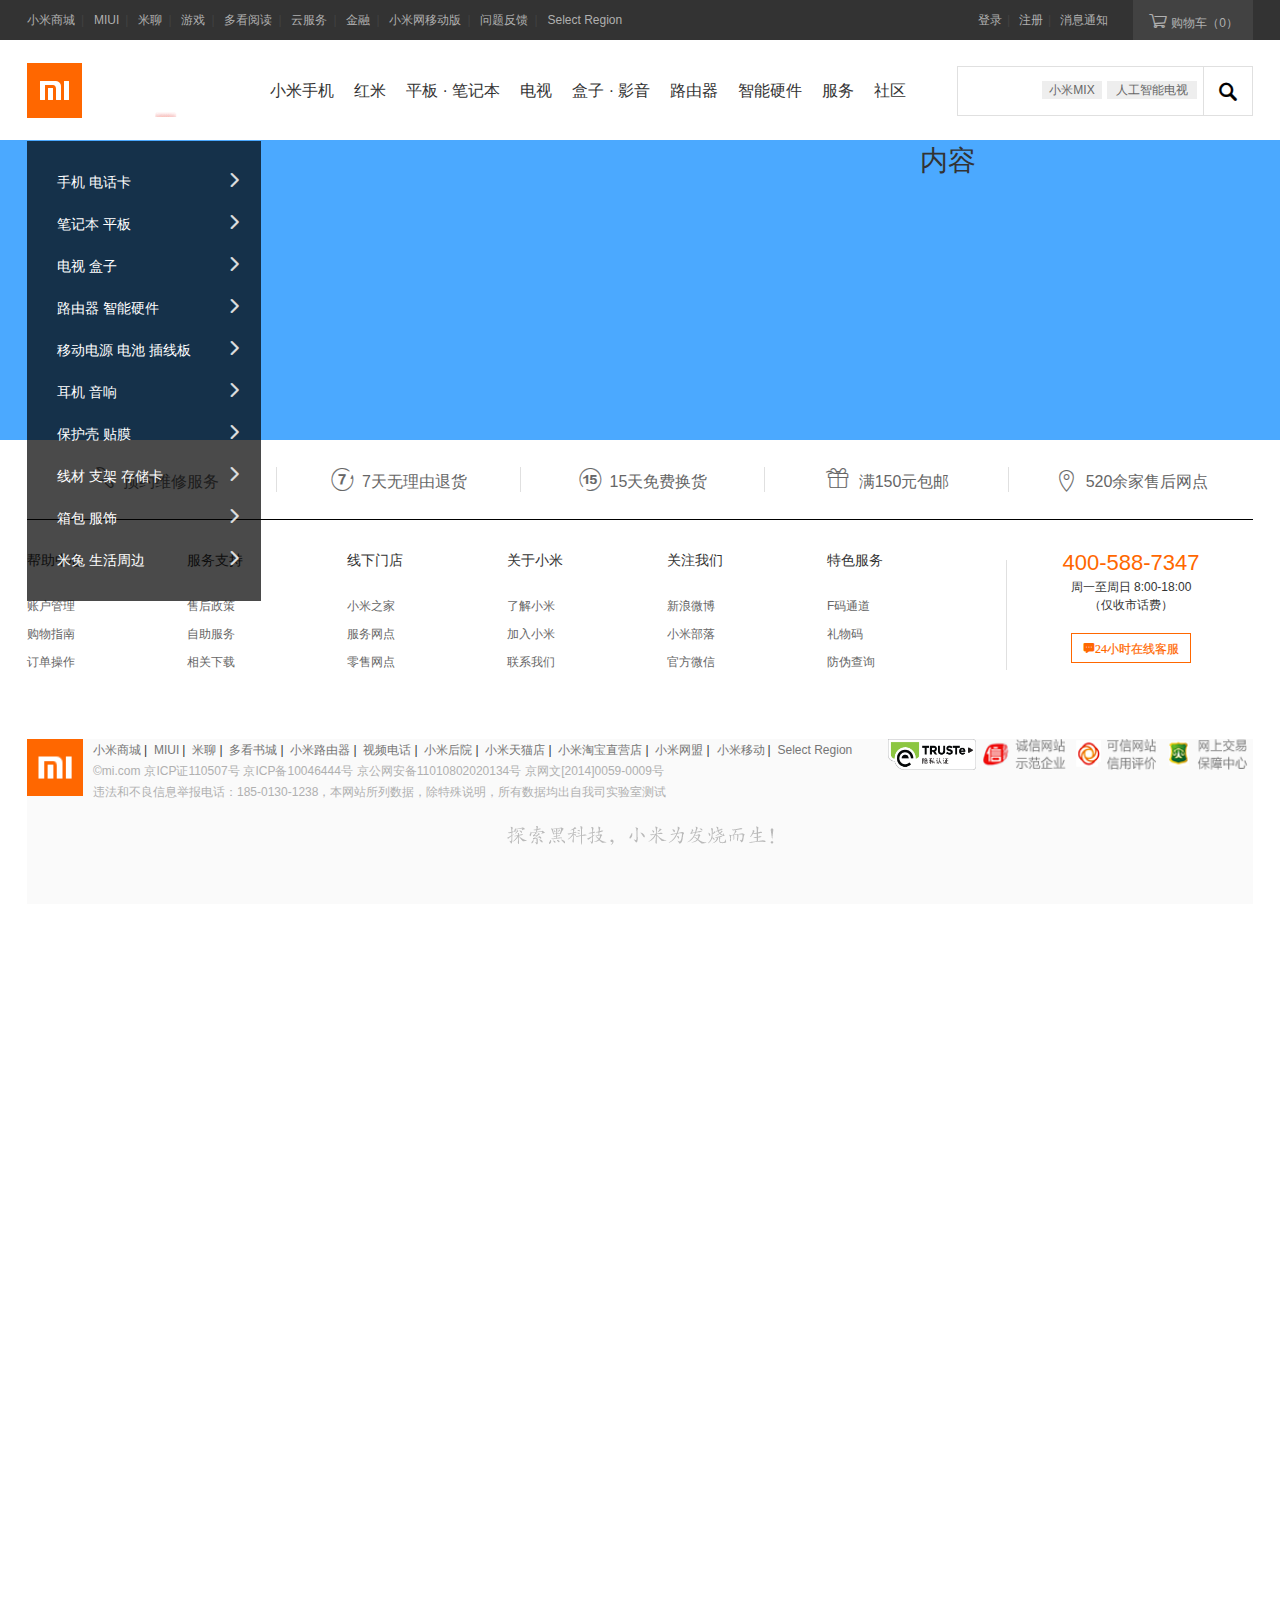
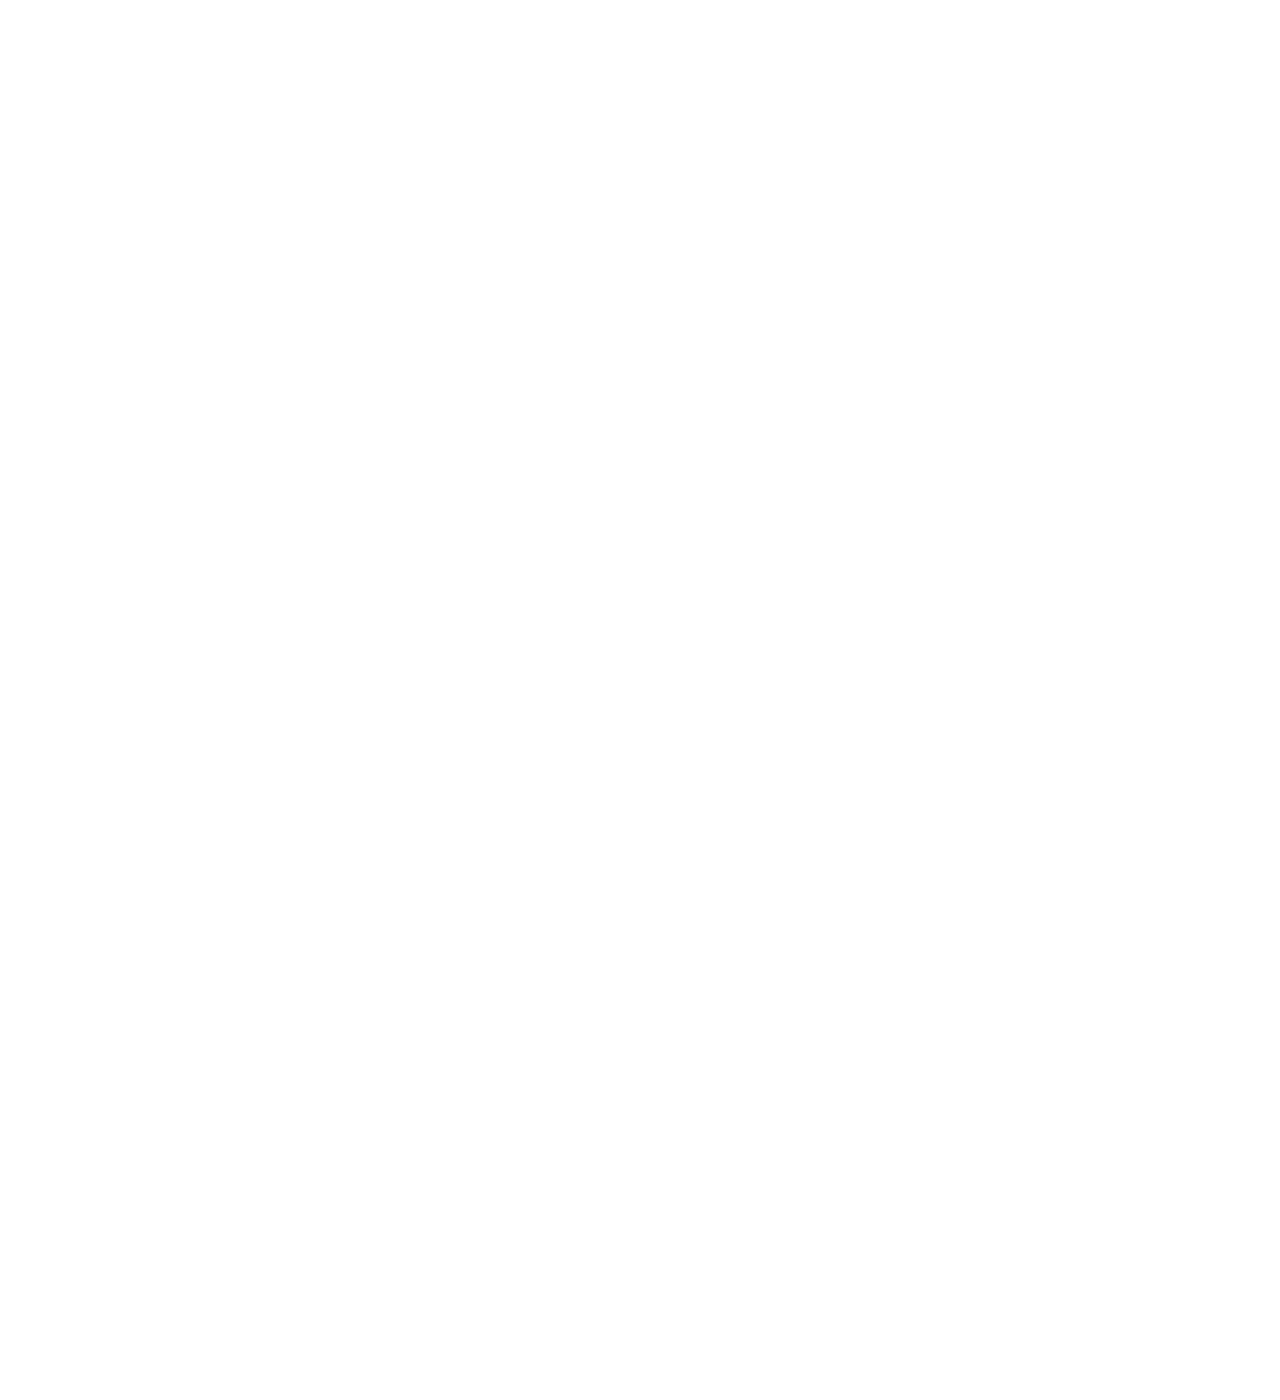
<file: base.html>
<!DOCTYPE html>
<html lang="en">
<head>
    <meta charset="UTF-8">
    <title>Title</title>
    <link rel="stylesheet" href="css/base.css">
    <script src="js/jquery-1.11.3.min.js"></script>
    <script src="js/bace.js"></script>
</head>
<body>
<!--头部开始-->
<div class="header">
    <div class="topbar">
        <div class="container clearfix">
            <div class="topbar-left">
                <a href="">小米商城</a><span>|</span>
                <a href="">MIUI</a><span>|</span>
                <a href="">米聊</a><span>|</span>
                <a href="">游戏</a><span>|</span>
                <a href="">多看阅读</a><span>|</span>
                <a href="">云服务</a><span>|</span>
                <a href="">金融</a><span>|</span>
                <a href="">小米网移动版</a><span>|</span>
                <a href="">问题反馈</a><span>|</span>
                <a href="">Select Region</a>
            </div>
            <div class="minicart" id="jq_minicart">
                <i class="iconfont">&#xe661;</i>
                购物车（0）
                <div class="cart-menu">
                    你的购物车空空的，去挑点东西吧
                </div>
            </div>
            <div class="topbar-info">
                <a href="login.html">登录</a><span>|</span>
                <a href="register.html">注册</a><span>|</span>
                <a href="#">消息通知</a>
            </div>
        </div>
    </div>
    <div class="nav">
        <div class="container clearfix">
            <div class="logo">
                <a href="#"></a>
            </div>
            <div class="category">
                <a href="#" class="link-category">
                    <img src="images/cjhb.gif" alt="">
                </a>
                <div class="site-category">
                    <ul>
                        <li class="category-item"><a href="#">手机 电话卡</a><i class="iconfont">&#xe636;</i>
                            <div class="part part1">
                                <ul>
                                    <li class="star-goods"><a href="#"><img src="images/xmNOTE2-80.jpg" alt=""><span>小米Note 2</span><i
                                            class="iconfont">&#xe6b7;</i></a></li>
                                    <li class="star-goods"><a href="#"><img src="images/hm4-80.jpg"
                                                                            alt=""><span>红米4</span><i class="iconfont">
                                        &#xe6b7;</i></a></li>
                                    <li class="star-goods"><a href="#"><img src="images/xmNOTE2-80.jpg" alt=""><span>小米Note 2</span><i
                                            class="iconfont">&#xe6b7;</i></a></li>
                                    <li class="star-goods"><a href="#"><img src="images/xmNOTE2-80.jpg" alt=""><span>小米Note 2</span><i
                                            class="iconfont">&#xe6b7;</i></a></li>
                                    <li class="star-goods"><a href="#"><img src="images/xmNOTE2-80.jpg" alt=""><span>小米Note 2</span><i
                                            class="iconfont">&#xe6b7;</i></a></li>
                                    <li class="star-goods"><a href="#"><img src="images/xmNOTE2-80.jpg" alt=""><span>小米Note 2</span><i
                                            class="iconfont">&#xe6b7;</i></a></li>
                                    <li class="star-goods"><a href="#"><img src="images/xmNOTE2-80.jpg" alt=""><span>小米Note 2</span><i
                                            class="iconfont">&#xe6b7;</i></a></li>
                                    <li class="star-goods"><a href="#"><img src="images/xmNOTE2-80.jpg" alt=""><span>小米Note 2</span><i
                                            class="iconfont">&#xe6b7;</i></a></li>
                                    <li class="star-goods"><a href="#"><img src="images/xmNOTE2-80.jpg" alt=""><span>小米Note 2</span><i
                                            class="iconfont">&#xe6b7;</i></a></li>
                                    <li class="star-goods"><a href="#"><img src="images/xmNOTE2-80.jpg" alt=""><span>小米Note 2</span><i
                                            class="iconfont">&#xe6b7;</i></a></li>
                                    <li class="star-goods"><a href="#"><img src="images/xmNOTE2-80.jpg" alt=""><span>小米Note 2</span><i
                                            class="iconfont">&#xe6b7;</i></a></li>

                                </ul>
                            </div>
                        </li>
                        <li class="category-item"><a href="#">笔记本 平板</a><i class="iconfont">&#xe636;</i>
                            <div class="part part2">
                                <ul>
                                    <li class="star-goods"><a href="#"><img src="images/xmNOTE2-80.jpg" alt=""><span>小米Note 2</span><i
                                            class="iconfont">&#xe6b7;</i></a></li>
                                    <li class="star-goods"><a href="#"><img src="images/hm4-80.jpg"
                                                                            alt=""><span>红米4</span><i class="iconfont">
                                        &#xe6b7;</i></a></li>
                                    <li class="star-goods"><a href="#"><img src="images/xmNOTE2-80.jpg" alt=""><span>小米Note 2</span><i
                                            class="iconfont">&#xe6b7;</i></a></li>
                                    <li class="star-goods"><a href="#"><img src="images/xmNOTE2-80.jpg" alt=""><span>小米Note 2</span><i
                                            class="iconfont">&#xe6b7;</i></a></li>
                                    <li class="star-goods"><a href="#"><img src="images/xmNOTE2-80.jpg" alt=""><span>小米Note 2</span><i
                                            class="iconfont">&#xe6b7;</i></a></li>

                                </ul>
                            </div>
                        </li>
                        <li class="category-item"><a href="#">电视 盒子</a><i class="iconfont">&#xe636;</i>
                            <div class="part part3">
                                <ul>
                                    <li class="star-goods"><a href="#"><img src="images/xmNOTE2-80.jpg" alt=""><span>小米Note 2</span><i
                                            class="iconfont">&#xe6b7;</i></a></li>
                                    <li class="star-goods"><a href="#"><img src="images/hm4-80.jpg"
                                                                            alt=""><span>红米4</span><i class="iconfont">
                                        &#xe6b7;</i></a></li>
                                    <li class="star-goods"><a href="#"><img src="images/xmNOTE2-80.jpg" alt=""><span>小米Note 2</span><i
                                            class="iconfont">&#xe6b7;</i></a></li>
                                    <li class="star-goods"><a href="#"><img src="images/xmNOTE2-80.jpg" alt=""><span>小米Note 2</span><i
                                            class="iconfont">&#xe6b7;</i></a></li>
                                    <li class="star-goods"><a href="#"><img src="images/xmNOTE2-80.jpg" alt=""><span>小米Note 2</span><i
                                            class="iconfont">&#xe6b7;</i></a></li>
                                    <li class="star-goods"><a href="#"><img src="images/xmNOTE2-80.jpg" alt=""><span>小米Note 2</span><i
                                            class="iconfont">&#xe6b7;</i></a></li>
                                    <li class="star-goods"><a href="#"><img src="images/xmNOTE2-80.jpg" alt=""><span>小米Note 2</span><i
                                            class="iconfont">&#xe6b7;</i></a></li>
                                    <li class="star-goods"><a href="#"><img src="images/xmNOTE2-80.jpg" alt=""><span>小米Note 2</span><i
                                            class="iconfont">&#xe6b7;</i></a></li>
                                    <li class="star-goods"><a href="#"><img src="images/xmNOTE2-80.jpg" alt=""><span>小米Note 2</span><i
                                            class="iconfont">&#xe6b7;</i></a></li>
                                    <li class="star-goods"><a href="#"><img src="images/xmNOTE2-80.jpg" alt=""><span>小米Note 2</span><i
                                            class="iconfont">&#xe6b7;</i></a></li>
                                    <li class="star-goods"><a href="#"><img src="images/xmNOTE2-80.jpg" alt=""><span>小米Note 2</span><i
                                            class="iconfont">&#xe6b7;</i></a></li>
                                    <li class="star-goods"><a href="#"><img src="images/xmNOTE2-80.jpg" alt=""><span>小米Note 2</span><i
                                            class="iconfont">&#xe6b7;</i></a></li>
                                    <li class="star-goods"><a href="#"><img src="images/xmNOTE2-80.jpg" alt=""><span>小米Note 2</span><i
                                            class="iconfont">&#xe6b7;</i></a></li>
                                    <li class="star-goods"><a href="#"><img src="images/xmNOTE2-80.jpg" alt=""><span>小米Note 2</span><i
                                            class="iconfont">&#xe6b7;</i></a></li>
                                    <li class="star-goods"><a href="#"><img src="images/xmNOTE2-80.jpg" alt=""><span>小米Note 2</span><i
                                            class="iconfont">&#xe6b7;</i></a></li>
                                    <li class="star-goods"><a href="#"><img src="images/xmNOTE2-80.jpg" alt=""><span>小米Note 2</span><i
                                            class="iconfont">&#xe6b7;</i></a></li>
                                    <li class="star-goods"><a href="#"><img src="images/xmNOTE2-80.jpg" alt=""><span>小米Note 2</span><i
                                            class="iconfont">&#xe6b7;</i></a></li>

                                </ul>
                            </div>
                        </li>
                        <li class="category-item"><a href="#">路由器 智能硬件</a><i class="iconfont">&#xe636;</i>
                            <div class="part part4">
                                <ul>
                                    <li class="star-goods"><a href="#"><img src="images/xmNOTE2-80.jpg" alt=""><span>小米Note 2</span><i
                                            class="iconfont">&#xe6b7;</i></a></li>
                                    <li class="star-goods"><a href="#"><img src="images/hm4-80.jpg"
                                                                            alt=""><span>红米4</span><i class="iconfont">
                                        &#xe6b7;</i></a></li>
                                    <li class="star-goods"><a href="#"><img src="images/xmNOTE2-80.jpg" alt=""><span>小米Note 2</span><i
                                            class="iconfont">&#xe6b7;</i></a></li>
                                    <li class="star-goods"><a href="#"><img src="images/xmNOTE2-80.jpg" alt=""><span>小米Note 2</span><i
                                            class="iconfont">&#xe6b7;</i></a></li>
                                    <li class="star-goods"><a href="#"><img src="images/xmNOTE2-80.jpg" alt=""><span>小米Note 2</span><i
                                            class="iconfont">&#xe6b7;</i></a></li>
                                    <li class="star-goods"><a href="#"><img src="images/xmNOTE2-80.jpg" alt=""><span>小米Note 2</span><i
                                            class="iconfont">&#xe6b7;</i></a></li>
                                    <li class="star-goods"><a href="#"><img src="images/xmNOTE2-80.jpg" alt=""><span>小米Note 2</span><i
                                            class="iconfont">&#xe6b7;</i></a></li>
                                    <li class="star-goods"><a href="#"><img src="images/xmNOTE2-80.jpg" alt=""><span>小米Note 2</span><i
                                            class="iconfont">&#xe6b7;</i></a></li>
                                    <li class="star-goods"><a href="#"><img src="images/xmNOTE2-80.jpg" alt=""><span>小米Note 2</span><i
                                            class="iconfont">&#xe6b7;</i></a></li>
                                    <li class="star-goods"><a href="#"><img src="images/xmNOTE2-80.jpg" alt=""><span>小米Note 2</span><i
                                            class="iconfont">&#xe6b7;</i></a></li>
                                    <li class="star-goods"><a href="#"><img src="images/xmNOTE2-80.jpg" alt=""><span>小米Note 2</span><i
                                            class="iconfont">&#xe6b7;</i></a></li>
                                    <li class="star-goods"><a href="#"><img src="images/xmNOTE2-80.jpg" alt=""><span>小米Note 2</span><i
                                            class="iconfont">&#xe6b7;</i></a></li>
                                    <li class="star-goods"><a href="#"><img src="images/xmNOTE2-80.jpg" alt=""><span>小米Note 2</span><i
                                            class="iconfont">&#xe6b7;</i></a></li>
                                    <li class="star-goods"><a href="#"><img src="images/xmNOTE2-80.jpg" alt=""><span>小米Note 2</span><i
                                            class="iconfont">&#xe6b7;</i></a></li>
                                    <li class="star-goods"><a href="#"><img src="images/xmNOTE2-80.jpg" alt=""><span>小米Note 2</span><i
                                            class="iconfont">&#xe6b7;</i></a></li>
                                    <li class="star-goods"><a href="#"><img src="images/xmNOTE2-80.jpg" alt=""><span>小米Note 2</span><i
                                            class="iconfont">&#xe6b7;</i></a></li>
                                    <li class="star-goods"><a href="#"><img src="images/xmNOTE2-80.jpg" alt=""><span>小米Note 2</span><i
                                            class="iconfont">&#xe6b7;</i></a></li>
                                    <li class="star-goods"><a href="#"><img src="images/xmNOTE2-80.jpg" alt=""><span>小米Note 2</span><i
                                            class="iconfont">&#xe6b7;</i></a></li>
                                    <li class="star-goods"><a href="#"><img src="images/xmNOTE2-80.jpg" alt=""><span>小米Note 2</span><i
                                            class="iconfont">&#xe6b7;</i></a></li>
                                    <li class="star-goods"><a href="#"><img src="images/xmNOTE2-80.jpg" alt=""><span>小米Note 2</span><i
                                            class="iconfont">&#xe6b7;</i></a></li>
                                    <li class="star-goods"><a href="#"><img src="images/xmNOTE2-80.jpg" alt=""><span>小米Note 2</span><i
                                            class="iconfont">&#xe6b7;</i></a></li>
                                    <li class="star-goods"><a href="#"><img src="images/xmNOTE2-80.jpg" alt=""><span>小米Note 2</span><i
                                            class="iconfont">&#xe6b7;</i></a></li>
                                    <li class="star-goods"><a href="#"><img src="images/xmNOTE2-80.jpg" alt=""><span>小米Note 2</span><i
                                            class="iconfont">&#xe6b7;</i></a></li>
                                </ul>
                            </div>
                        </li>
                        <li class="category-item"><a href="#">移动电源 电池 插线板</a><i class="iconfont">&#xe636;</i>
                            <div class="part part5">
                                <ul>
                                    <li class="star-goods"><a href="#"><img src="images/xmNOTE2-80.jpg" alt=""><span>小米Note 2</span><i
                                            class="iconfont">&#xe6b7;</i></a></li>
                                    <li class="star-goods"><a href="#"><img src="images/hm4-80.jpg"
                                                                            alt=""><span>红米4</span><i class="iconfont">
                                        &#xe6b7;</i></a></li>
                                    <li class="star-goods"><a href="#"><img src="images/xmNOTE2-80.jpg" alt=""><span>小米Note 2</span><i
                                            class="iconfont">&#xe6b7;</i></a></li>
                                    <li class="star-goods"><a href="#"><img src="images/xmNOTE2-80.jpg" alt=""><span>小米Note 2</span><i
                                            class="iconfont">&#xe6b7;</i></a></li>
                                    <li class="star-goods"><a href="#"><img src="images/xmNOTE2-80.jpg" alt=""><span>小米Note 2</span><i
                                            class="iconfont">&#xe6b7;</i></a></li>

                                </ul>
                            </div>
                        </li>
                        <li class="category-item"><a href="#">耳机 音响</a><i class="iconfont">&#xe636;</i>
                            <div class="part part6">
                                <ul>
                                    <li class="star-goods"><a href="#"><img src="images/xmNOTE2-80.jpg" alt=""><span>小米Note 2</span><i
                                            class="iconfont">&#xe6b7;</i></a></li>
                                    <li class="star-goods"><a href="#"><img src="images/hm4-80.jpg"
                                                                            alt=""><span>红米4</span><i class="iconfont">
                                        &#xe6b7;</i></a></li>
                                    <li class="star-goods"><a href="#"><img src="images/xmNOTE2-80.jpg" alt=""><span>小米Note 2</span><i
                                            class="iconfont">&#xe6b7;</i></a></li>
                                    <li class="star-goods"><a href="#"><img src="images/xmNOTE2-80.jpg" alt=""><span>小米Note 2</span><i
                                            class="iconfont">&#xe6b7;</i></a></li>
                                    <li class="star-goods"><a href="#"><img src="images/xmNOTE2-80.jpg" alt=""><span>小米Note 2</span><i
                                            class="iconfont">&#xe6b7;</i></a></li>

                                </ul>
                            </div>
                        </li>
                        <li class="category-item"><a href="#">保护壳 贴膜</a><i class="iconfont">&#xe636;</i>
                            <div class="part part7">
                                <ul>
                                    <li class="star-goods"><a href="#"><img src="images/xmNOTE2-80.jpg" alt=""><span>小米Note 2</span><i
                                            class="iconfont">&#xe6b7;</i></a></li>
                                    <li class="star-goods"><a href="#"><img src="images/hm4-80.jpg"
                                                                            alt=""><span>红米4</span><i class="iconfont">
                                        &#xe6b7;</i></a></li>
                                    <li class="star-goods"><a href="#"><img src="images/xmNOTE2-80.jpg" alt=""><span>小米Note 2</span><i
                                            class="iconfont">&#xe6b7;</i></a></li>
                                    <li class="star-goods"><a href="#"><img src="images/xmNOTE2-80.jpg" alt=""><span>小米Note 2</span><i
                                            class="iconfont">&#xe6b7;</i></a></li>
                                    <li class="star-goods"><a href="#"><img src="images/xmNOTE2-80.jpg" alt=""><span>小米Note 2</span><i
                                            class="iconfont">&#xe6b7;</i></a></li>

                                </ul>
                            </div>
                        </li>
                        <li class="category-item"><a href="#">线材 支架 存储卡</a><i class="iconfont">&#xe636;</i>
                            <div class="part part8">
                                <ul>
                                    <li class="star-goods"><a href="#"><img src="images/xmNOTE2-80.jpg" alt=""><span>小米Note 2</span><i
                                            class="iconfont">&#xe6b7;</i></a></li>
                                    <li class="star-goods"><a href="#"><img src="images/hm4-80.jpg"
                                                                            alt=""><span>红米4</span><i class="iconfont">
                                        &#xe6b7;</i></a></li>
                                    <li class="star-goods"><a href="#"><img src="images/xmNOTE2-80.jpg" alt=""><span>小米Note 2</span><i
                                            class="iconfont">&#xe6b7;</i></a></li>
                                    <li class="star-goods"><a href="#"><img src="images/xmNOTE2-80.jpg" alt=""><span>小米Note 2</span><i
                                            class="iconfont">&#xe6b7;</i></a></li>
                                    <li class="star-goods"><a href="#"><img src="images/xmNOTE2-80.jpg" alt=""><span>小米Note 2</span><i
                                            class="iconfont">&#xe6b7;</i></a></li>

                                </ul>
                            </div>
                        </li>
                        <li class="category-item"><a href="#">箱包 服饰</a><i class="iconfont">&#xe636;</i>
                            <div class="part part9">
                                <ul>
                                    <li class="star-goods"><a href="#"><img src="images/xmNOTE2-80.jpg" alt=""><span>小米Note 2</span><i
                                            class="iconfont">&#xe6b7;</i></a></li>
                                    <li class="star-goods"><a href="#"><img src="images/hm4-80.jpg"
                                                                            alt=""><span>红米4</span><i class="iconfont">
                                        &#xe6b7;</i></a></li>
                                    <li class="star-goods"><a href="#"><img src="images/xmNOTE2-80.jpg" alt=""><span>小米Note 2</span><i
                                            class="iconfont">&#xe6b7;</i></a></li>
                                    <li class="star-goods"><a href="#"><img src="images/xmNOTE2-80.jpg" alt=""><span>小米Note 2</span><i
                                            class="iconfont">&#xe6b7;</i></a></li>
                                    <li class="star-goods"><a href="#"><img src="images/xmNOTE2-80.jpg" alt=""><span>小米Note 2</span><i
                                            class="iconfont">&#xe6b7;</i></a></li>

                                </ul>
                            </div>
                        </li>
                        <li class="category-item"><a href="#">米兔 生活周边</a><i class="iconfont">&#xe636;</i>
                            <div class="part part10">
                                <ul>
                                    <li class="star-goods"><a href="#"><img src="images/xmNOTE2-80.jpg" alt=""><span>小米Note 2</span><i
                                            class="iconfont">&#xe6b7;</i></a></li>
                                    <li class="star-goods"><a href="#"><img src="images/hm4-80.jpg"
                                                                            alt=""><span>红米4</span><i class="iconfont">
                                        &#xe6b7;</i></a></li>
                                    <li class="star-goods"><a href="#"><img src="images/xmNOTE2-80.jpg" alt=""><span>小米Note 2</span><i
                                            class="iconfont">&#xe6b7;</i></a></li>
                                    <li class="star-goods"><a href="#"><img src="images/xmNOTE2-80.jpg" alt=""><span>小米Note 2</span><i
                                            class="iconfont">&#xe6b7;</i></a></li>
                                    <li class="star-goods"><a href="#"><img src="images/xmNOTE2-80.jpg" alt=""><span>小米Note 2</span><i
                                            class="iconfont">&#xe6b7;</i></a></li>

                                </ul>
                            </div>
                        </li>
                    </ul>
                </div>
            </div>
            <div class="nav-item" id="nav_item">
                <ul>
                    <li><a href="#">小米手机</a>
                        <div class="head-nav-menu xiaomishouji">
                            <div class="container">
                                <ul>
                                    <li><img src="images/xiaomiNOTE2-320-220!320x220.jpg" alt=""><a href="#">小米Note
                                        2</a>
                                        <p>2799元起</p>
                                        <span></span>
                                    </li>

                                    <li><img src="images/MIX-320-220!320x220.jpg " alt=""><a href="#">小米MIX</a>
                                        <p>3499元起</p>
                                        <span></span>
                                    </li>

                                    <li><img src="images/xiaomi5S-320-220!320x220.jpg" alt=""><a href="#">小米5s</a>
                                        <p>1899元起</p><span></span></li>

                                    <li><img src="images/5spluse320_220!320x220.jpg" alt=""><a href="#">小米5s Plus</a>
                                        <p>2299元起</p><span></span></li>

                                    <li><img src="images/mi5!320x220.jpg" alt=""><a href="#">小米手机5</a>
                                        <p>1599元起</p><span></span></li>

                                    <li><img src="images/maxdingbu!320x220.jpg" alt=""><a href="#">小米max</a>
                                        <p>1299元起</p></li>

                                </ul>
                            </div>
                        </div>
                    </li>
                    <li><a href="#">红米</a>
                        <div class="head-nav-menu hongmi">
                            <div class="container">
                                <ul>
                                    <li><img src="images/hongminote4!160x110.jpg" alt=""><a href="#">红米Note 4</a>
                                        <p>990元</p><span></span></li>

                                    <li><img src="images/hm4320-2202!160x110.jpg " alt=""><a href="#">红米Note</a>
                                        <p>690元</p></li>
                                </ul>
                            </div>
                        </div>
                    </li>
                    <li><a href="#">平板 · 笔记本</a>
                        <div class="head-nav-menu pc-pad">
                            <div class="container">
                                <ul>
                                    <li><img src="images/mipad2-16!160x110.jpg" alt=""><a href="#">小米平板2 16GB</a>
                                        <p>999起</p><span></span></li>

                                    <li><img src="images/mipad2-64!160x110.jpg " alt=""><a href="#">小米平板2 64GB</a>
                                        <p>1299元</p> <span></span></li>

                                    <li><img src="images/mipad2-64-win!160x110.jpg" alt=""><a href="#">小米平板2 64GB
                                        Windows版</a>
                                        <p>1299元</p><span></span></li>

                                    <li><img src="images/bijiben32012.5!160x110.jpg" alt=""><a href="#">小米笔记本Air
                                        12.5"</a>
                                        <p>3499元</p> <span></span></li>

                                    <li><img src="images/bijiben320!160x110.jpg" alt=""><a href="#">小米笔记本Air 13.3"</a>
                                        <p>4999元</p> </li>

                                </ul>
                            </div>
                        </div>
                    </li>
                    <li><a href="#">电视</a>
                        <div class="head-nav-menu mi-tv">
                            <div class="container">
                                <ul>
                                    <li><img src="images/101843.png" alt=""><a href="#">小米电视3s 43英寸B</a>
                                        <p>1799</p> <span></span></li>

                                    <li><img src="images/101848.png" alt=""><a href="#">小米电视3s 48英寸</a>
                                        <p>2299元</p> <span></span></li>

                                    <li><img src="images/101855xin.png" alt=""><a href="#">小米电视3s 55英寸</a>
                                        <p>3699元</p><span></span></li>

                                    <li><img src="images/101860xin.png" alt=""><a href="#">小米电视3s 60英寸</a>
                                        <p>4499元</p><span></span></li>

                                    <li><img src="images/65yingyuan.png" alt=""><a href="#">小米电视3s 65英寸</a>
                                        <p>5999元</p><span></span></li>

                                    <li><img src="images/101865.png" alt=""><a href="#">查看全部</a>
                                        <p>小米电视</p></li>
                                </ul>
                            </div>
                        </div>
                    </li>
                    <li><a href="#">盒子 · 影音</a>
                        <div class="head-nav-menu mi-box">
                            <div class="container">
                                <ul>
                                    <li><img src="images/mihezi.png " alt=""><a href="#">小米盒子3s</a>
                                        <p>299</p><span></span></li>

                                    <li><img src="images/mihezi2.png" alt=""><a href="#">小米盒子3c</a>
                                        <p>199元</p> <span></span></li>

                                    <li><img src="images/hezi3s!160x110.jpg" alt=""><a href="#">小米盒子3 增强版</a>
                                        <p>399元</p><span></span></li>

                                    <li><img src="images/hezimini.png" alt=""><a href="#">小米盒子mini版</a>
                                        <p>179元</p> <span></span></li>

                                    <li><img src="images/320x220.png" alt=""><a href="#">小米家庭影院</a>
                                        <p>1999元</p><span></span></li>

                                    <li><img src="images/putonban!160x110.jpg" alt=""><a href="#">小米家庭影院</a>
                                        <p>699</p></li>
                                </ul>
                            </div>
                        </div>
                    </li>
                    <li><a href="#">路由器</a>
                        <div class="head-nav-menu mi-weblink">
                            <div class="container">
                                <ul>
                                    <li><img src="images/miwifi!160x110.jpg " alt=""><a href="#">全新小米路由器</a>
                                        <p>699元</p><span></span></li>

                                    <li><img src="images/miwifi-3!160x110.png" alt=""><a href="#">小米路由器 3</a>
                                        <p>149元</p><span></span></li>

                                    <li><img src="images/luyouqi3c!160x110.jpg" alt=""><a href="#">小米路由器 3C</a>
                                        <p>99元</p><span></span></li>

                                    <li><img src="images/fdq2!160x110.jpg" alt=""><a href="#">小米WiFi放大器 2</a>
                                        <p>49元</p></li>


                                </ul>
                            </div>
                        </div>
                    </li>
                    <li><a href="#">智能硬件</a>
                        <div class="head-nav-menu mi-zhineng">
                            <div class="container">
                                <ul>
                                    <li><img src="images/scooter!160x110.jpg" alt=""><a href="#">九号平衡车</a>
                                        <p> 1999元</p><span></span></li>

                                    <li><img src="images/water2!160x110.jpg" alt=""><a href="#">小米净水器</a>
                                        <p>1299元</p> <span></span></li>

                                    <li><img src="images/dianfanbao!160x110.jpg" alt=""><a href="#">米家压力IH电饭煲</a>
                                        <p>999元</p> <span></span></li>

                                    <li><img src="images/air2!160x110.jpg" alt=""><a href="#">小米空气净化器 2</a>
                                        <p>699元</p>  <span></span></li>

                                    <li><img src="images/xiaobai!160x110.jpg" alt=""><a href="#">智能摄像机</a>
                                        <p>399元</p><span></span></li>

                                    <li><img src="images/zhinengyingjian!160x110.jpg" alt=""><a href="#">查看全部</a>
                                        <p> 智能硬件</p></li>

                                </ul>
                            </div>
                        </div>
                    </li>
                    <li><a href="#">服务</a></li>
                    <li><a href="#">社区</a></li>
                </ul>
            </div>
            <div class="search">
                <form action="#">
                    <input type="search" class="nav-search">
                    <span class="txt1"><a href="#">小米MIX</a></span>
                    <span class="txt2"><a href="#">人工智能电视</a></span>
                    <button class="search-btn iconfont">&#xf004c;</button>
                </form>
            </div>
        </div>
    </div>
</div>
<!--/头部结束-->
<div id="context">
    <h1>内容</h1>
</div>
<!--footer-->
<div class="footer">
    <div class="container ">
        <div class="footer-top">
            <ul>
                <li><a href="#"><i class="iconfont">&#xe64d;</i>520余家售后网点</a></li>
                <li><a href="#"><i class="iconfont">&#xe649;</i>满150元包邮</a> <span></span></li>
                <li><a href="#"><i class="iconfont">&#xe605;</i>15天免费换货</a> <span></span></li>
                <li><a href="#"><i class="iconfont">&#xe606;</i>7天无理由退货</a> <span></span></li>
                <li><a href="#"><i class="iconfont">&#xe659;</i>预约维修服务</a><span></span></li>
            </ul>
        </div>
        <div class="footer-center clearfix">
            <div class="left">
                <dl>
                    <dt>帮助中心</dt>
                    <dd><a href="#">账户管理</a></dd>
                    <dd><a href="#">购物指南</a></dd>
                    <dd><a href="#">订单操作</a></dd>
                </dl>
                <dl>
                    <dt>服务支持</dt>
                    <dd><a href="#">售后政策</a></dd>
                    <dd><a href="#">自助服务</a></dd>
                    <dd><a href="#">相关下载</a></dd>
                </dl>
                <dl>
                    <dt>线下门店</dt>
                    <dd><a href="#">小米之家</a></dd>
                    <dd><a href="#">服务网点</a></dd>
                    <dd><a href="#">零售网点</a></dd>
                </dl>
                <dl>
                    <dt>关于小米</dt>
                    <dd><a href="#">了解小米</a></dd>
                    <dd><a href="#">加入小米</a></dd>
                    <dd><a href="#">联系我们</a></dd>
                </dl>
                <dl>
                    <dt>关注我们</dt>
                    <dd><a href="#">新浪微博</a></dd>
                    <dd><a href="#">小米部落</a></dd>
                    <dd><a href="#">官方微信</a></dd>
                </dl>
                <dl>
                    <dt>特色服务</dt>
                    <dd><a href="#">F码通道</a></dd>
                    <dd><a href="#">礼物码</a></dd>
                    <dd><a href="#">防伪查询</a></dd>
                </dl>
                <span class="footer-center-line"></span>

            </div>
            <div class="right">
                <p>400-588-7347</p>
                <span>周一至周日 8:00-18:00</span>
                <span>（仅收市话费）</span>
                <div><a href="#"><i class="iconfont">&#xe68d;24小时在线客服</i></a></div>
            </div>
        </div>
        <div class="footer-bottom">
            <div class="context">
                <div class="footer-logo">
                    <img src="images/mi-logo.png" alt="">
                </div>
                <div class="footer-link">
                    <div class="left">
                        <p class="link">
                            <a href="#">小米商城</a><i>|</i>
                            <a href="#">MIUI</a><i>|</i>
                            <a href="#">米聊</a><i>|</i>
                            <a href="#">多看书城</a><i>|</i>
                            <a href="#">小米路由器</a><i>|</i>
                            <a href="#">视频电话</a><i>|</i>
                            <a href="#">小米后院</a><i>|</i>
                            <a href="#">小米天猫店</a><i>|</i>
                            <a href="#">小米淘宝直营店</a><i>|</i>
                            <a href="#">小米网盟</a><i>|</i>
                            <a href="#">小米移动</a><i>|</i>
                            <a href="#">Select Region</a>
                        </p>
                        <p class="copy">
                            <a href="#">©mi.com</a>
                            <i>京ICP证110507号</i>
                            <a href="#">京ICP备10046444号</a>
                            <a href="#">京公网安备11010802020134号</a>
                            <a href="#">京网文[2014]0059-0009号</a>
                            <br><i>违法和不良信息举报电话：185-0130-1238，本网站所列数据，除特殊说明，所有数据均出自我司实验室测试</i>
                        </p>
                    </div>
                    <div class="right">
                        <a href="#"><img src="images/seal.png" alt=""></a>
                        <a href="#"><img src="images/v-logo-2.png" alt=""></a>
                        <a href="#"><img src="images/v-logo-1.png" alt=""></a>
                        <a href="#"><img src="images/v-logo-3.png" alt=""></a>
                    </div>
                </div>
            </div>
            <div class="slogan"></div>
        </div>

    </div>
</div>

<!--footer结束-->

</body>
</html>
</file>
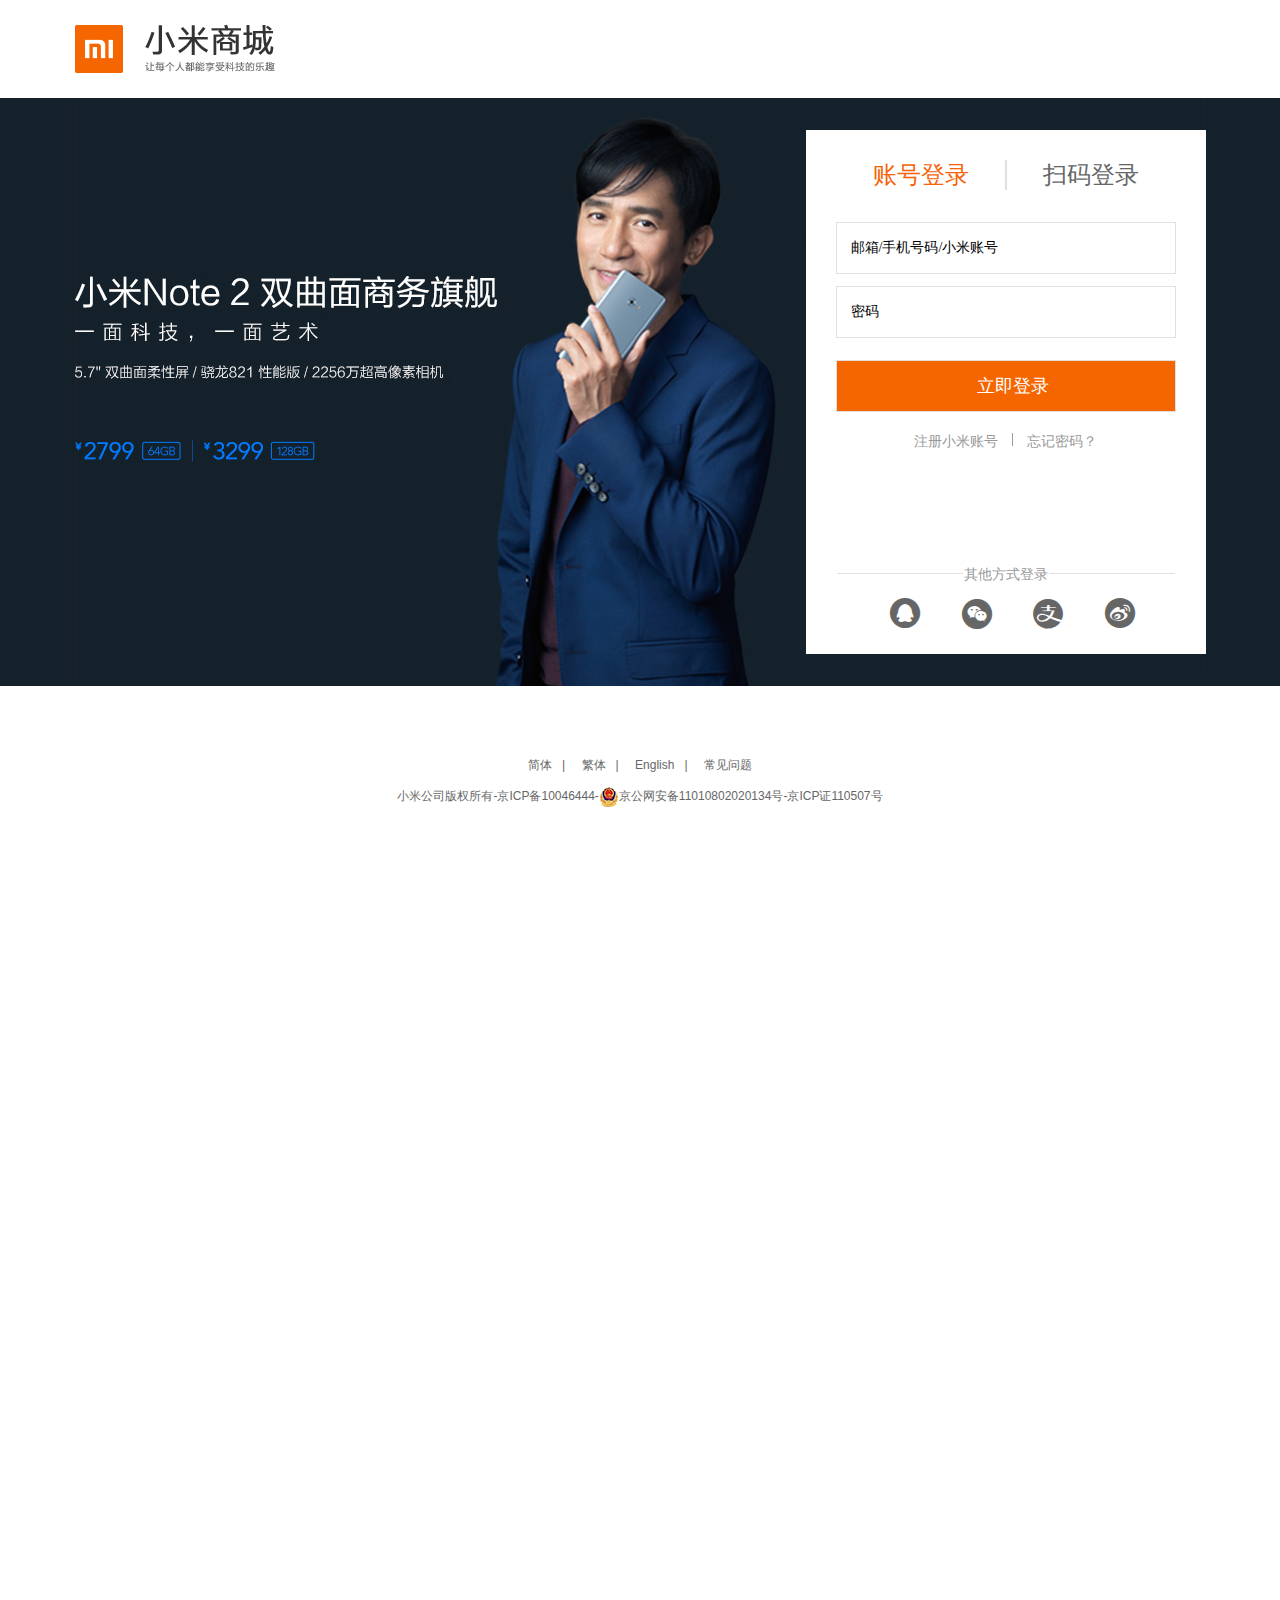
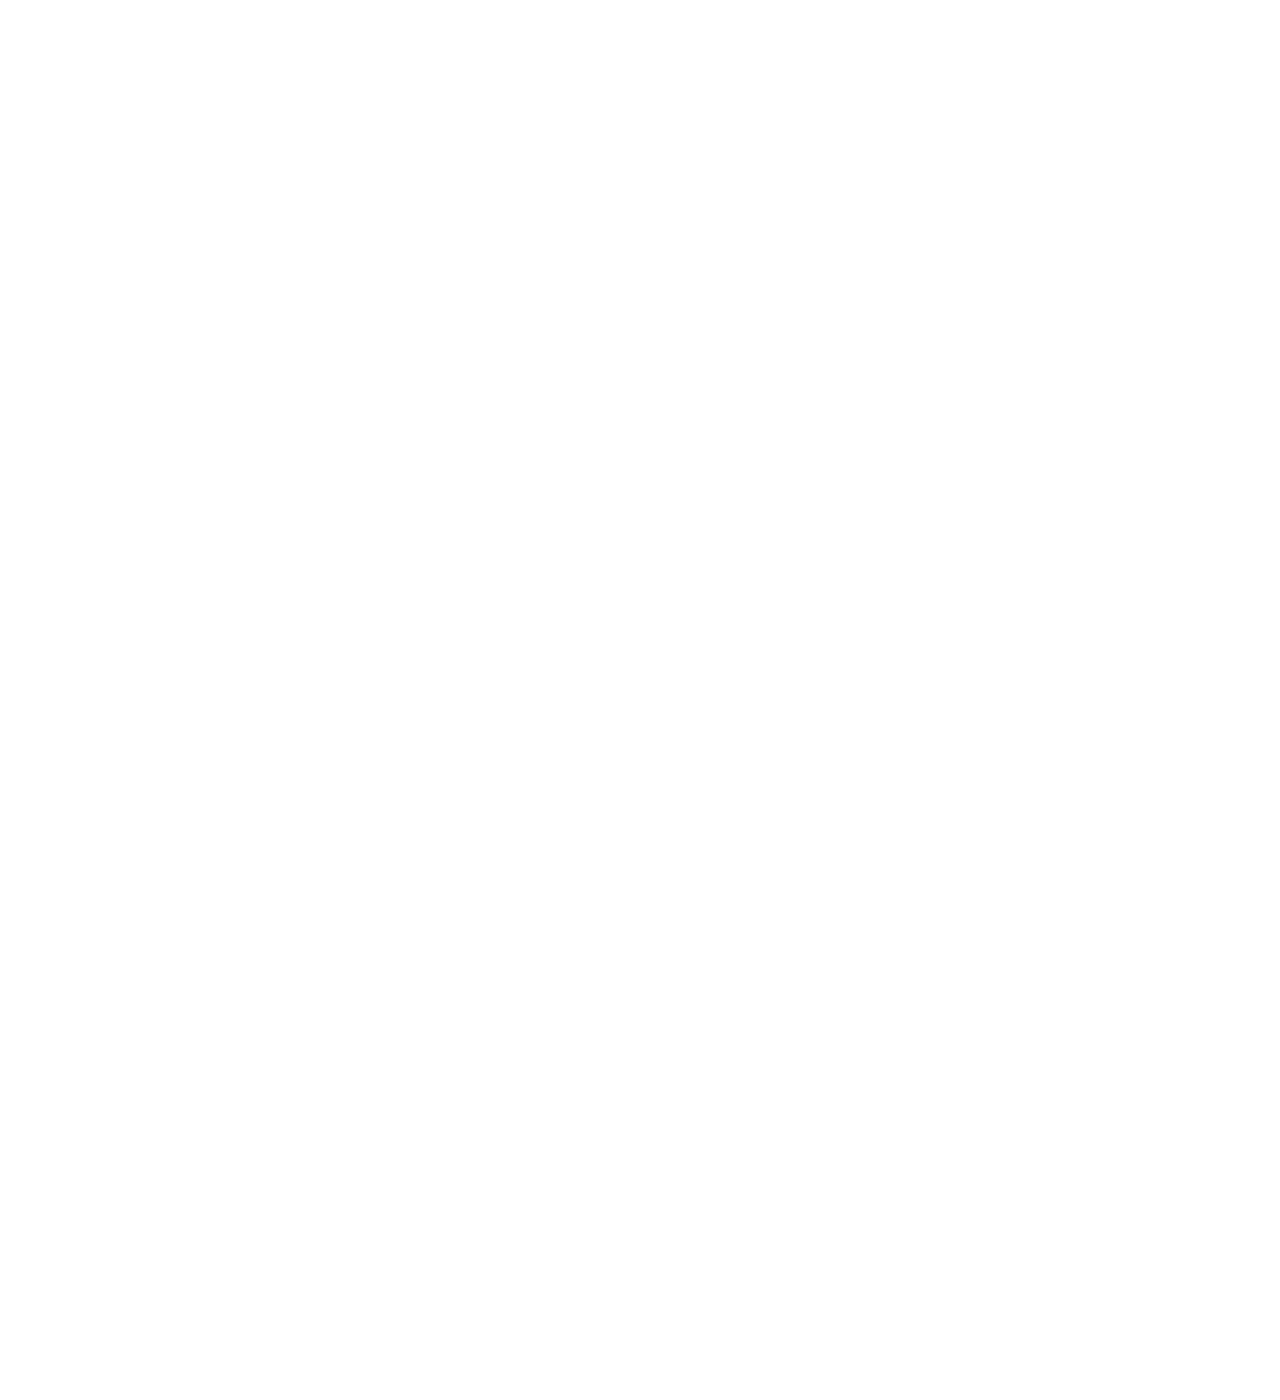
<file: login.html>
<!DOCTYPE html>
<html lang="en">
<head>
    <meta charset="UTF-8">
    <title>登录</title>
    <!--<link rel="stylesheet" href="css/iconfont.css">-->
    <link rel="stylesheet" href="css/base.css">
    <link rel="stylesheet" href="css/login.css">
    <script src="js/jquery-1.11.3.min.js"></script>
    <script src="js/login.js"></script>
</head>
<body>
<div class="header wrap">
</div>

<div class="context">
    <div class="wrap">
        <div class="login-form ">
            <div class="login-container">
                <ul>
                    <li class="on"><a href="#">账号登录</a></li>
                    <li><a href="#">扫码登录</a></li>
                </ul>
                <div class="tab active" id="tab1">
                    <form action="#">
                        <input type="text" name="username" placeholder="邮箱/手机号码/小米账号" value="邮箱/手机号码/小米账号" class="user">
                        <input type="text" name="password" placeholder="密码" value="密码" class="password">
                        <input type="submit" value="立即登录" class="submit">
                    </form>
                    <p>
                        <a href="#">注册小米账号</a>
                        <i></i>
                        <a href="#">忘记密码？</a>
                    </p>
                    <div class="login-other">
                        <i class="title">其他方式登录</i>
                        <a href="#" class="qq-a"><i class="iconfont qq">&#xe616;</i></a>
                        <a href="#"><i class="iconfont wx">&#xe647;</i></a>
                        <a href="#"><i class="iconfont zfb">&#xe66d;</i></a>
                        <a href="#"><i class="iconfont wb">&#xe653;</i></a>
                    </div>
                </div>
                <div class="tab" id="tab2">
                    <img src="images/canvas.png" alt="">
                    <p>使用 <b>小米商城APP</b> 扫一扫</p>
                    <p>MIUI系统可进入「设置」-「我的小米」扫码登录</p>
                </div>
            </div>
        </div>
    </div>
</div>

<div class="footer wrap">
    <p>
        <a href="#">简体</a><i>|</i>
        <a href="#">繁体</a><i>|</i>
        <a href="#">English</a><i>|</i>
        <a href="#">常见问题</a>

    </p>
    <p class="footer-info">
        小米公司版权所有-京ICP备10046444-<a href="#"><img src="images/ghs.png" alt="">京公网安备11010802020134号</a>-京ICP证110507号
    </p>
</div>
</body>
</html>
</file>
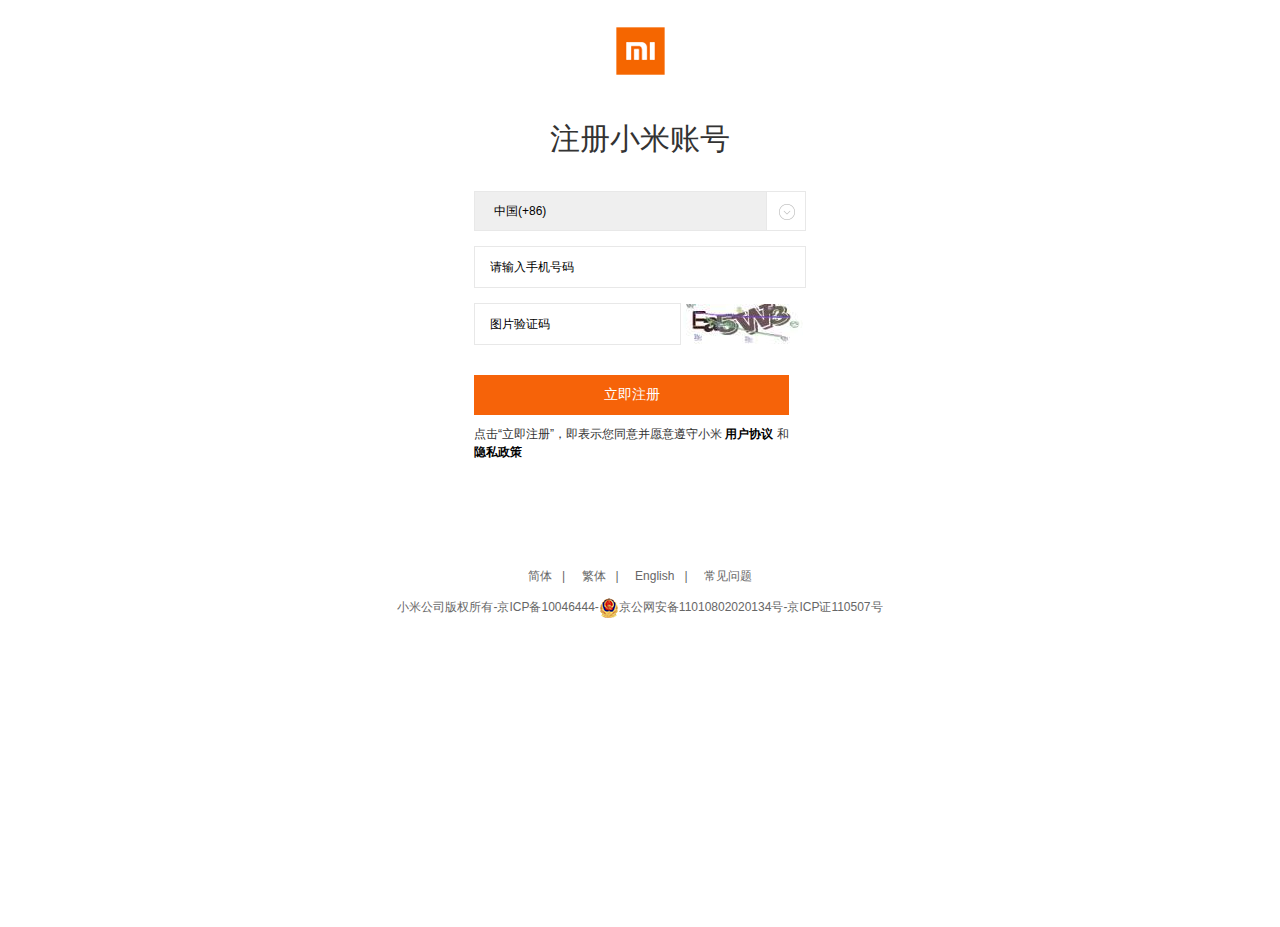
<file: register.html>
<!DOCTYPE html>
<html lang="en">
<head>
    <meta charset="UTF-8">
    <title>注册</title>
    <link rel="stylesheet" href="css/base.css">
    <link rel="stylesheet" href="css/register.css">
</head>
<body>
<div class="contain">
    <div class="context">
        <div class="logo">
            <a href="#"><img src="images/milogo.png" alt=""></a>
        </div>
        <h1>注册小米账号</h1>
        <div class="form">
            <form action="#">
                <div class="info">
                    <i></i>
                </div>
                <select class="nation">
                    <optgroup label="常用">
                        <option value="cn">中国(+86)</option>
                        <option value="cn">中国台湾(+886)</option>
                        <option value="cn">中国香港(+852)</option>
                        <option value="cn">Brazil(+55)</option>
                        <option value="cn">india(+91)</option>
                        <option value="cn">indonesia(+62)</option>
                        <option value="cn">Malaysia(+60)</option>
                    </optgroup>
                </select>
                <input type="text" name="telephone" placeholder="请输入手机号码"  value="请输入手机号码" class="telephone">
                <input type="text" name="yanzheng" placeholder="图片验证码"  value="图片验证码" class="yanzheng"> <img src="css/shiyan.png" alt="">
                <input type="submit" value="立即注册">
            </form>
            <p>点击“立即注册”，即表示您同意并愿意遵守小米 <a href="#">用户协议</a> 和 <a href="#">隐私政策</a></p>
        </div>
    </div>
    <div class="footer wrap">
        <p>
            <a href="#">简体</a><i>|</i>
            <a href="#">繁体</a><i>|</i>
            <a href="#">English</a><i>|</i>
            <a href="#">常见问题</a>

        </p>
        <p class="footer-info">
            小米公司版权所有-京ICP备10046444-<a href="#"><img src="images/ghs.png" alt="">京公网安备11010802020134号</a>-京ICP证110507号
        </p>
    </div>
</div>

</body>
</html>
</file>
<file: css/iconfont.css>
@font-face {font-family: "iconfont";
  src: url('iconfont.eot?t=1484577113195'); /* IE9*/
  src: url('iconfont.eot?t=1484577113195#iefix') format('embedded-opentype'), /* IE6-IE8 */
  url('iconfont.woff?t=1484577113195') format('woff'), /* chrome, firefox */
  url('iconfont.ttf?t=1484577113195') format('truetype'), /* chrome, firefox, opera, Safari, Android, iOS 4.2+*/
  url('iconfont.svg?t=1484577113195#iconfont') format('svg'); /* iOS 4.1- */
}

.iconfont {
  font-family:"iconfont" !important;
  font-size:16px;
  font-style:normal;
  -webkit-font-smoothing: antialiased;
  -moz-osx-font-smoothing: grayscale;
}

.icon-sousuo:before { content: "\f004c"; }

.icon-icon3:before { content: "\e603"; }

.icon-youjiantou:before { content: "\e60d"; }

.icon-dingwei:before { content: "\e64d"; }

.icon-xiayiji2:before { content: "\e622"; }

.icon-15tian:before { content: "\e605"; }

.icon-7tian:before { content: "\e606"; }

.icon-gouwuche:before { content: "\e661"; }

.icon-liwu-copy:before { content: "\e649"; }

.icon-sms:before { content: "\e68d"; }

.icon-banshou:before { content: "\e659"; }
</file>
<file: css/index.css>
/*css 初始化 */
html, body, ul, li, ol, dl, dd, dt, p, h1, h2, h3, h4, h5, h6, form, fieldset, legend, img {
    margin: 0;
    padding: 0;
}

fieldset, img, input, button {
    border: none;
    padding: 0;
    margin: 0;
    outline-style: none;
}

ul, ol {
    list-style: none;
}

input {
    padding-top: 0;
    padding-bottom: 0;
    font-family: "SimSun", "宋体";
}

select, input {
    vertical-align: middle;
}

select, input, textarea {
    font-size: 12px;
    margin: 0;
}

textarea {
    resize: none;
}

img {
    border: 0;
    vertical-align: middle;
}

table {
    border-collapse: collapse;
}

body {
    font: 14px/1.5 "Helvetica Neue", Helvetica, Arial, "Microsoft Yahei", "Hiragino Sans GB", "Heiti SC", "WenQuanYi Micro Hei", sans-serif;
    color: #333;
    background-color: #fff;
    min-width: 1226px;
}

.clearfix:before, .clearfix:after {
    content: "";
    display: table;
}

.clearfix:after {
    clear: both;
}

.clearfix {
    *zoom: 1; /*IE/7/6*/
}

a {
    color: #666;
    text-decoration: none;
}

a:hover {
    color: #ff6700;
}

h1, h2, h3, h4, h5, h6 {
    text-decoration: none;
    font-weight: normal;
}

s, i, em {
    font-style: normal;
    text-decoration: none;
}

@font-face {
    font-family: 'iconfont';
    src: url('icon/iconfont.eot');
    src: url('icon/iconfont.eot?#iefix') format('embedded-opentype'),
    url('icon/iconfont.woff') format('woff'),
    url('icon/iconfont.ttf') format('truetype'),
    url('icon/iconfont.svg#iconfont') format('svg');
}

.iconfont {
    font-family: "iconfont" !important;
    font-size: 16px;
    font-style: normal;
    -webkit-font-smoothing: antialiased;
    -webkit-text-stroke-width: 0.2px;
    -moz-osx-font-smoothing: grayscale;
}

/*公共类*/
.container {
    width: 1226px;
    margin: 0 auto;
}

.top-ad{
    position: relative;
    width: 100%;
    height: 120px;
    overflow: hidden;
    background-color: #d3262a;

}
.top-ad img{
    position: absolute;
    top: 0;
    left:50%;
    margin-left:-1280px;
}


/*头部开始*/
html, body {
    width: 100%;
}

body {
    height: 3000px;
}

.header {
    width: 100%;
    height: 140px;
}

/*------topbar-----*/

.header .topbar {
    width: 100%;
    height: 40px;
    background-color: #333333;
}

.header .topbar .topbar-left {
    height: 40px;
    width: 750px;
    float: left;
}

.header .topbar a {

    font-size: 12px;
    line-height: 40px;
    color: #b0b0b0;
}

.header .topbar a:hover {
    color: #fff;
}

.header .topbar .topbar-left span {
    margin: auto 6px;
    font-size: 12px;
    line-height: 40px;
    color: #424242;
}

.header .topbar .topbar-info {
    float: right;
    height: 40px;
    width: 165px;
    text-align: right;
    /*width: 130px;*/
}

.header .topbar .topbar-info span {
    margin: auto 5px;
    font-size: 12px;
    line-height: 40px;
    color: #424242;
}

.header .topbar .minicart {
    float: right;
    width: 120px;
    height: 40px;
    margin-left: 25px;
    background-color: #424242;
    font-size: 12px;
    text-align: center;
    line-height: 40px;
    color: #b0b0b0;
    position: relative;
    cursor: pointer;

}

.header .topbar .minicart i {
    font-size: 20px;
    color: #b0b0b0;

}

.header .topbar .minicart .cart-menu {
    width: 315px;
    height: 83px;
    position: absolute;
    right: 0;
    top: 40px;
    background-color: #fff;
    display: none;
    box-shadow: 0px 2px 5px #c0c0c0;
    z-index: 9;
    text-align: center;
    color: #ff6700;
    line-height: 83px;
    font-size: 14px;
}

/*.header .topbar .minicart:hover .cart-menu{*/
/*display: block;*/
/*}*/
.header .topbar .minicart:hover {
    color: #ff6700;
    background-color: #fff;
}

.header .topbar .minicart:hover i {
    color: #ff6700;
}

/*----head nav----*/

.header .nav {
    width: 100%;
    height: 100px;
    border-top: 1px solid transparent;
    position: relative;
}

.header .nav .container {
    position: relative;
}

.header .nav .logo {
    width: 55px;
    height: 55px;
    margin-top: 22px;
    background: #ff6700 url(../images/mi-logo.png) center center no-repeat;
    float: left;
}

.header .nav .logo a {
    display: block;
    width: 55px;
    height: 55px;
}

.header .nav .category {
    width: 164px;
    height: 54px;
    float: left;
    margin-left: 14px;
    margin-top: 22px;

}

.header .nav .category .link-category {
    display: block;
    width: 100%;
    height: 100%;
}

.header .nav .category img {
    width: 100%;
    height: 100%;
}

.header .nav .category .site-category {
    width: 234px;
    height: 440px;
    position: absolute;
    background-color: rgba(0, 0, 0, 0.71);
    top: 100px;
    left: 0;
    padding-top: 20px;
    z-index:8 ;

}

.header .nav .category .site-category .category-item {
    width: 204px;
    height: 42px;
    padding: 0 0 0 30px;
    text-align: left;
    font-size: 14px;
    line-height: 42px;
    position: relative;
}

.header .nav .category .site-category .category-item:hover {
    background-color: #ff6700;
}

.header .nav .category .site-category .category-item a {
    color: #fff;
}

.header .nav .category .site-category .category-item i {
    position: absolute;
    top: 12px;
    right: 20px;
    font-size: 14px;
    line-height: 16px;
    color: #e0e0e0;
}

/*nav 左边  2级菜单*/
.header .nav .category-item .part {
    height: 458px;
    /*background-color: #900;*/
    position: absolute;
    top: -20px;
    left: 234px;
    background-color: #fff;
    border-top: 1px solid #b0b0b0;
    box-shadow: 0 1px 3px rgba(0, 0, 0, 0.6);
    z-index: 999;
}

.header .nav .category-item .part .star-goods {
    width: 265px;
    height: 76px;
    position: relative;
    float: left;

}

.header .nav .category-item .part .star-goods a {
    width: 265px;
    height: 76px;
    line-height: 76px;
    color: #000;
    display: block;

}

.header .nav .category-item .part .star-goods img {
    width: 40px;
    height: 40px;
    margin: 18px 12px;

}

.header .nav .category-item .part .star-goods i {
    width: 40px;
    height: 40px;
    margin: 18px 12px;
    color: #ff6700;

}

.header .nav .category-item .part1 {
    width: 530px;
    height: 460px;
    display: none;

}

.header .nav .category-item .part2 {
    top: -61px;
    display: none;
}

.header .nav .category-item .part3 {
    width: 895px;
    top: -103px;
    display: none;
}

.header .nav .category-item .part4 {
    width: 992px;
    top: -145px;
    display: none;
}

.header .nav .category-item .part4 .star-goods {
    width: 248px;
    height: 76px;
    position: relative;
    float: left;

}

.header .nav .category-item .part5 {
    top: -187px;
    display: none;
}

.header .nav .category-item .part6 {
    top: -229px;
    display: none;
}

.header .nav .category-item .part7 {
    top: -271px;
    display: none;
}

.header .nav .category-item .part8 {
    top: -313px;
    display: none;
}

.header .nav .category-item .part9 {
    top: -355px;
    display: none;
}

.header .nav .category-item .part10 {
    top: -397px;
    display: none;
}

/*nav 上边  2级菜单*/

.header .nav .nav-item {
    width: 660px;
    height: 100px;
    float: left;
}


.header .nav .nav-item li {
    float: left;
    height: 100px;
    font-size: 16px;
    line-height: 100px;
    padding: 0 10px;
}

.header .nav .nav-item li a {
    width: 100%;
    height: 100%;
    display: block;
    color: #333;
}

.header .nav .nav-item li a:hover {
    color: #ff6700;
}

.header .nav .head-nav-menu {
    height: 169px;
    width: 100%;
    padding: 30px 0;
    position: absolute;
    top: 100px;
    left: 0;
    background-color: #fff;
    border-top: 1px solid #e0e0e0;
    box-shadow: 0 3px 4px rgba(0, 0, 0, 0.5);
    display: none;
    z-index: 8;
}

.header .nav .head-nav-menu li {
    height: 169px;
    width: 184px;
    float: left;
    position: relative;

}

.header .nav .head-nav-menu li img {
    width: 160px;
    height: 110px;
    margin: 0 auto;
}

.header .nav .head-nav-menu li a {
    display: block;
    width: 100%;
    height: 10px;
    margin-top: 20px;
    text-align: center;
    line-height: 10px;
    font-size: 12px;

}

.header .nav .head-nav-menu li p {
    width: 100%;
    height: 25px;
    text-align: center;
    line-height: 25px;
    color: #ff6700;

}

.header .nav .head-nav-menu span {
    margin: 0 13px;
    display: block;
    width: 1px;
    height: 100px;
    float: left;
    background-color: #e0e0e0;
    position: absolute;
    left: 180px;
    top: 0;
}

.header .nav .search {
    position: relative;
    float: right;
}

.header .nav .nav-search {
    width: 296px;
    height: 50px;
    line-height:50px;
    box-sizing: border-box;
    font-size: 16px;
    padding: 10px;
    margin-top: 25px;
    border: 1px solid #e0e0e0;
}

.header .nav .search span {
    display: block;
    font-size: 12px;
    position: absolute;
    top: 40px;
    background-color: #eeeeee;
}

.header .nav .search span:hover {
    background-color: #ff6700;
}

.header .nav .search span:hover a {
    color: #ffffff;
}

.header .nav .search span a {
    display: block;
    height: 100%;
    width: 100%;
}

.header .nav .search span.txt1 {
    left: 85px;
    width: 60px;
    height: 18px;
    text-align: center;

}

.header .nav .search span.txt2 {

    left: 150px;
    width: 90px;
    height: 18px;
    text-align: center;
}

.header .nav .search-btn {
    width: 50px;
    height: 48px;
    position: absolute;
    top: 26px;
    right: 0;
    font-size: 20px;
    background-color: #ffffff;
    border-left: 1px solid #e0e0e0;
    border-right: 1px solid #e0e0e0;
    cursor: pointer;
}

/*头部结束*/

/*big-banner*/
.big-banner .container {
    width: 1226px;
    height: 460px;
    position: relative;
    overflow: hidden;
}

.big-banner ul li {
    display: none;
}

.big-banner ul li.current {
    display: block;
}

.bigbanner-ctr-left,
.bigbanner-ctr-right {
    width: 40px;
    height: 69px;
    background: url(../images/icon-slides.png) no-repeat;
    position: absolute;
    top: 50%;
    margin-top: -35px;
    z-index: 7;
}

.bigbanner-ctr-left {
    left: 234px;
    background-position: -83px 0;
}

.bigbanner-ctr-right {
    right: 0;
    background-position: -124px 0;

}

.big-dian-list {
    width: 100px;
    height: 20px;
    position: absolute;
    bottom: 10px;
    right: 30px;
    /*background-color: #900;*/
}

.big-dian-list li {
    float: left;
    width: 6px;
    height: 6px;
    border-radius: 5px;
    border: 2px solid #858b8a;
    margin: 5px;
    background-color: #858b8a;
    cursor: pointer;

}

.big-dian-list li.active {
    background-color: #fff;
}

/*big-banner结束*/

/*内容区域*/

.home-hero-sub .container {
    /*width: 100%;*/
    height: 195px;
    margin-top: 15px;
}

.home-hero-sub .container .mi-fuwu {
    width: 226px;
    height: 140px;
    padding: 15px 4px;
    background-color: #5f5750;
    float: left;
    margin-right: 2px;
}

.home-hero-sub .container .mi-fuwu li {
    width: 75px;
    height: 75px;
    float: left;
    text-align: center;
    position: relative;

}

.home-hero-sub .container .mi-fuwu li.top-left::before {
    content: '';
    top: 65px;
    left: 6px;
    width: 64px;
    height: 1px;
    position: absolute;
    background: #665e57;

}

.home-hero-sub .container .mi-fuwu li.top-left::after {
    content: '';
    top: -1px;
    left: 74px;
    width: 1px;
    height: 64px;
    position: absolute;

    background: #665e57;

}

.home-hero-sub .container .mi-fuwu li.top-cen::before {
    content: '';
    top: -1px;
    left: 74px;
    width: 1px;
    height: 64px;
    position: absolute;

    background: #665e57;

}

.home-hero-sub .container .mi-fuwu li.top-cen::after {
    content: '';
    top: 65px;
    left: 5px;
    width: 64px;
    height: 1px;
    position: absolute;

    background: #665e57;

}

.home-hero-sub .container .mi-fuwu li.top-right::after {
    content: '';
    top: 65px;
    left: 5px;
    width: 64px;
    height: 1px;
    position: absolute;

    background: #665e57;

}

.home-hero-sub .container .mi-fuwu li.bottom-left::after {
    content: '';
    top: -4px;
    left: 74px;
    width: 1px;
    height: 64px;
    position: absolute;

    background: #665e57;

}

.home-hero-sub .container .mi-fuwu li.bottom-cen::after {
    content: '';
    top: -4px;
    left: 74px;
    width: 1px;
    height: 64px;
    position: absolute;

    background: #665e57;

}

.home-hero-sub .container .mi-fuwu li i {
    display: block;
    font-size: 20px;
    color: rgba(255, 255, 255, 0.7);
}

.home-hero-sub .container .mi-fuwu li:hover i {

    color: rgb(255, 255, 255);
}

.home-hero-sub .container .mi-fuwu li span {
    font-size: 14px;
    display: block;
    color: rgba(255, 255, 255, 0.7);

}

.home-hero-sub .container .mi-fuwu li:hover span {

    color: rgb(255, 255, 255);
}

.home-hero-sub .container img {
    float: left;
    width: 316px;
    height: 170px;
    margin-left: 14px;
}

/*mi-star-goods*/
.mi-product-goods .container {
    position: relative;
}

.mi-goods-title {
    height: 59px;
    width: 100%;
    font-size: 22px;
    line-height: 59px;
    font-weight: 200;
    color: #333;
}

.mi-product-goods .product-ctrl {
    display: block;
    width: 35px;
    height: 25px;
    position: absolute;
    top: 17px;
    border: 1px solid #b0b0b0;
    text-align: center;
    line-height: 25px;
    cursor: pointer;

}

.mi-product-goods .product-ctrl-r {
    right: 36px;

    color: #c0c0c0;
}

.mi-product-goods .product-ctrl-l {
    right: 0;
    color: #c0c0c0;
}

.mi-product-goods .product-ctrl.active {
    color: #000;
}

.mi-product-goods .mi-product-wrap {
    height: 340px;
    width: 100%;
    overflow: hidden;
    position: relative;
    /*background-color: #51bcff;*/
}

.mi-product-goods .mi-product-wrap ul {
    height: 340px;
    width: 210%;
    position: absolute;
    top: 0;
    left: 0;
    /*background-color: #ffce4b;*/
}

.mi-product-goods .mi-product-wrap ul li {
    height: 340px;
    width: 234px;
    float: left;
    margin-right: 14px;
    background-color: #fafafa;
    border-top: 1px solid #ff3428;
}

.mi-product-goods .mi-product-wrap ul li img {
    height: 175px;
    width: 170px;
    margin: 40px 32px 0;
}

.mi-product-goods .mi-product-wrap ul li .mi-product-link {
    display: block;
    height: 20px;
    margin-top: 10px;
    width: 100%;
    text-align: center;
    line-height: 20px;
    font-size: 14px;
    font-weight: 400;
    color: #333;
}

.mi-product-goods .mi-product-wrap ul li span {
    display: block;
    height: 25px;
    width: 100%;
    text-align: center;
    line-height: 25px;
    font-size: 12px;
    font-weight: 400;
    color: rgb(176, 176, 176);
}

.mi-product-goods .mi-product-wrap ul li p {
    height: 40px;
    width: 100%;
    text-align: center;
    line-height: 40px;
    font-size: 14px;
    font-weight: 400;
    color: rgb(246, 99, 9);
}

/*/mi-star-goods*/

.main {
    width: 100%;
    margin-top: 40px;
    border-top: 1px solid transparent;
    background-color: #f5f5f5;
    background-color: rgb(235, 235, 235);
    height:4761px;
    /*4701*/
}

/*智能硬件*/
.mi-zhineng-goods .container {
    height: 670px;
    margin-top: 62px;
}

.mi-zhineng-goods h3 span {
    display: block;
    float: right;
    height: 100%;
    width: 80px;
    font-size: 16px;
    line-height: 58px;
    text-align: center;
}

.mi-zhineng-goods h3 i {
    display: block;
    float: right;
    height: 100%;
    width: 20px;
    height: 20px;
    text-align: center;
    line-height: 58px;
}

.mi-zhineng-goods ul li {
    height: 300px;
    width: 234px;
    float: left;
    margin-left: 14px;
    margin-bottom: 13px;
    background-color: #fefefe;
    position: relative;
}

.mi-zhineng-goods ul li img {
    height: 140px;
    width: 130px;
    margin: 40px 52px 0;
}

.mi-zhineng-goods ul li .mi-product-link {
    display: block;
    height: 20px;
    margin-top: 10px;
    width: 100%;
    text-align: center;
    line-height: 20px;
    font-size: 14px;
    font-weight: 400;
    color: #333;
}

.mi-zhineng-goods ul li span {
    display: block;
    height: 25px;
    width: 100%;
    text-align: center;
    line-height: 25px;
    font-size: 12px;
    font-weight: 400;
    color: rgb(176, 176, 176);
}

.mi-zhineng-goods ul li p {
    height: 40px;
    width: 100%;
    text-align: center;
    line-height: 40px;
    font-size: 14px;
    font-weight: 400;
    color: rgb(246, 99, 9);
}

.mi-zhineng-goods ul li:first-child {
    height: 612px;
    width: 234px;
    margin: 0;
}

.mi-zhineng-goods ul li:first-child img {
    height: 612px;
    width: 234px;
    margin: 0;
}

/*智能硬件结束*/
/*米 -  搭配*/
.mi-main-basetool .container {
    height: 670px;
    margin-top: 62px;
    position: relative;
}

.mi-main-basetool h3 {
    float: left;
    width: 100%;
    height: 58px;
    border-bottom: 1px solid transparent;
}

.mi-main-basetool .main-base-page ul li {
    height: 300px;
    width: 234px;
    float: left;
    margin-left: 14px;
    margin-bottom: 13px;
    background-color: #fefefe;
    position: relative;         /*sy*/
}

.mi-main-basetool ul li img {
    height: 140px;
    width: 130px;
    margin: 40px 52px 0;
}

.mi-main-basetool ul li .mi-product-link {
    display: block;
    height: 20px;
    margin-top: 10px;
    width: 100%;
    text-align: center;
    line-height: 20px;
    font-size: 14px;
    font-weight: 400;
    color: #333;
}

.mi-main-basetool ul li span {
    display: block;
    height: 25px;
    width: 100%;
    text-align: center;
    line-height: 25px;
    font-size: 12px;
    font-weight: 400;
    color: rgb(176, 176, 176);
}

.mi-main-basetool ul li p {
    height: 40px;
    width: 100%;
    text-align: center;
    line-height: 40px;
    font-size: 14px;
    font-weight: 400;
    color: rgb(246, 99, 9);
}

.main-base-page ul li.teshu-li {
    width: 234px;
    height: 141px;
}

.main-base-page ul li .top-part {

    margin-bottom: 17px;
}

.main-base-page ul li .top-part .lf {
    width: 120px;
    height: 141px;
    float: left;
}

.main-base-page ul li .top-part .lf a {

    margin-top: 40px;
}

.main-base-page ul li .top-part .ri {
    width: 114px;
    height: 141px;
    float: left;
}

.main-base-page ul li .top-part .ri img {
    width: 80px;
    height: 80px;
    margin: 30px 17px;
    padding: 0;
}

.main-base-page ul li .bottom-part {
    width: 234px;
    height: 141px;

}

.main-base-page ul li .bottom-part .context {
    padding-top: 45px;
    width: 234px;
    height: 50px;
}

.main-base-page ul li .bottom-part .context .lf {
    width: 100px;
    height: 50px;
    float: left;
}

.main-base-page ul li .bottom-part .context .lf p {
    width: 100px;
    height: 32px;
    line-height: 32px;
    font-size: 18px;
    color: #333;

}

.main-base-page ul li .bottom-part .context .lf small {

    height: 18px;
    line-height: 18px;
    padding-left: 15px;
    color: #757575
}

.main-base-page ul li .bottom-part a {
    display: block;
    width: 100%;
    height: 100%;
}

.main-base-page ul li .bottom-part .context .ri i {
    text-align: center;
    font-size: 47px;
    padding-left: 50px;
    line-height: 50px;
    color: #f66309;
}

.mi-main-basetool .main-base-page {
    float: left;
    width: 992px;
    height: 612px;
    margin: 0;
    display: none;

}

.mi-main-basetool .no-wrap {
    height: 612px;
    width: 233px;
    margin: 0;
    float: left;
}

.mi-main-basetool .mi-main-basetool-ctrl {
    float: right;
    position: absolute;
    right: 0;
    top: 0;
}

.mi-main-basetool .mi-main-basetool-ctrl li {
    display: inline-block;
    height: 40px;
    font-size: 16px;
    margin: auto 0 18px 30px;
    padding: 0;
    text-align: center;
    cursor: pointer;
    color: #333333;
}

.mi-main-basetool .mi-main-basetool-ctrl li.on {
    border-bottom: 2px solid #f66309;
}

.mi-main-basetool .main-base-page.active {
    display: block;
}
.mi-main-basetool ul li .review-wrapper {
    height: 76px;
    width: 234px;
    background-color: #f66309;
    position: absolute;
    bottom:0;
    left: 0;
    display: none;
}
.mi-main-basetool .main-base-page ul li.new-product::before,
.mi-main-basetool .main-base-page ul li.dazhe::before
{
    content: '新品';
    display: block;
    text-align: center;
    /*margin:0 auto;*/
    width: 64px;
    font-size: 12px;
    height: 20px;
    line-height:20px;
    color: #fff;
    background-color: #82c24d;
    position: absolute;
    left: 50%;
    margin-left:-32px;
    top: 0;

}
.mi-main-basetool .main-base-page ul li.dazhe::before{
    content: '享8折';
    background-color: #e53935;
    position: absolute;
}

.mi-main-basetool ul li .review-wrapper .review{
    width: 160px;
    height:30px;
    margin:0 auto;
    padding:7px 0;
    line-height: 19px;
    font-size: 12px;
    text-align: left;
    color: #fff;
}
.mi-main-basetool ul li .review-wrapper .author{
    width: 160px;
    height:11px;
    margin:0 auto;
    font-size: 12px;
    text-align: left;
    color: rgba(255, 255, 255, 0.6);
}

/*/米 -  搭配*/

/*为你推荐*/
.wntj {
    margin-top: 20px;
}

.wntj .mi-zhoubian-wrap ul li {
    border: none;
    background-color: #ffffff;
}

/*/为你推荐*/

/*热评产品*/
.bottom-info .container {
    margin-top: 20px;
    height: 475px;
}

.bottom-info .container ul {

    height: 416px;
}

.bottom-info .container ul li {

    height: 416px;
    width: 296px;
    float: left;
    margin-left: 14px;
    background-color: #ffffff;
}

.bottom-info .container ul li p {
    height: 72px;
    width: 238px;
    line-height: 24px;
    font-size: 14px;
    margin: 28px 28px 0 28px;
    color: #333;
}

.bottom-info .container ul li span {
    display: block;
    height: 11px;
    width: 238px;
    line-height: 11px;
    font-size: 12px;
    margin: 25px 28px 0 28px;
    color: #333;
}

.bottom-info .container ul li div {
    height: 18px;
    width: 238px;
    line-height: 11px;
    font-size: 12px;
    margin: 15px 28px 0 28px;
    text-align: left;
}

.bottom-info .container ul li div a {
    color: #333;
}

.bottom-info .container ul li div b {
    color: #f66309;
    font-weight: normal;
    font-size: 14px;

}

.bottom-info .container ul li div i {
    color: #e0e0e0;
    font-weight: normal;
    padding: 0 8px 0 8px;

}

.bottom-info .container ul li img {
    width: 100%;
    height: 220px;
}

.bottom-info .container ul li {

    height: 416px;
    width: 296px;
    float: left;
    /*background-color: #21a9ff;*/
    margin-left: 14px;
}

.bottom-info .container ul li.no-margin {
    margin: 0;

}

/*/热评产品*/

/*内容*/
.bottom-sub li {
    height: 415px;
    border-top: 1px solid #f66309;
    position: relative;
    overflow: hidden;
}

.bottom-sub .mi-page .top-part-sub {
    height: 415px;
    width: 1200px;
    margin: 0;
    padding: 0;
    position: absolute;
    left: 0;
    top: 0;
}

.bottom-sub li .top-part-sub .son {
    height: 415px;
    width: 296px;
    margin: 0;
    padding: 0;
    float: left;
}

.bottom-sub li .top-part-sub .son span {
    display: block;
    text-align: center;
    height: 20px;
    line-height: 20px;
    font-size: 16px;
    color: #ffbf49;
    width: 296px;
    margin: 27px auto 19px;
}

.bottom-sub li .top-part-sub .son .book-name {
    display: block;
    text-align: center;
    height: 20px;
    line-height: 20px;
    font-size: 20px;
    color: #333;
    width: 296px;
    margin: 7px auto 7px;
}

.bottom-sub li .top-part-sub .son .book-sub {
    display: block;
    text-align: center;
    height: 40px;
    line-height: 20px;
    font-size: 12px;
    color: #b0b0b0;
    width: 192px;
    padding: 0 52px;
}

.bottom-sub li .top-part-sub .son .book-piece {
    display: block;
    text-align: center;
    height: 12px;
    line-height: 12px;
    font-size: 14px;
    color: #333;
    width: 100%;
    margin: 7px auto 7px;
}

.bottom-sub li .top-part-sub .son img {
    width: 216px;
    height: 154px;
    margin: 20px 40px 0 40px;

}

.bottom-sub .mi-page li .float-sup {
    width: 296px;
    height: 30px;
    position: absolute;
    background-color: #fff;
    bottom: 15px;
    left: 0;
    text-align: center;
    padding: 0;
    margin: 0;
}

.bottom-sub .mi-page li .sub-ctrl {
    text-align: center;
    width: 296px;
    height: 30px;
    width: 296px;
    margin: 0;
    padding: 0;
    line-height: 30px;
}

.bottom-sub .mi-page li .sub-ctrl i {
    border-radius: 3px;
    display: inline-block;
    line-height: 30px;
    width: 6px;
    height: 6px;
    /*margin: 0 2px;*/
    cursor: pointer;
    background-color: #b0b0b0;
    padding: 0;
    margin: 0 15px;
}

.bottom-sub .mi-page li .sub-ctrl i.on {
    border-radius: 4px;
    background-color: #f5f5f5;
    border:1px solid #f26209;
}
.bottom-sub .mi-page .neirong-ctrl {
    width: 20px;
    height: 24px;
    padding: 12px 0;
    text-align: center;
    line-height:24px;
    font-size:20px;
    color: #fff;
    background-color:#b0b0b0;
    position: absolute;
    top:50%;
    margin:-24px 0 0 0;
    cursor: pointer;
    display: none;
}
.bottom-sub .mi-page li:hover .neirong-ctrl{
    display: block;
}

.bottom-sub .mi-page .neirong-ctrl:hover {
   
    background-color: #636363;

}
.bottom-sub .mi-page .neirong-ctrl-lf {
    left: 0;
}
.bottom-sub .mi-page .neirong-ctrl-ri {
    right: 0;
}
/*/内容*/

/*视频*/

#mi-video h3 span {
    display: block;
    float: right;
    height: 100%;
    width: 70px;
    font-size: 16px;
    line-height: 58px;
    text-align: center;
}

#mi-video h3 i {
    display: block;
    float: right;
    height: 100%;
    width: 20px;
    height: 20px;
    text-align: center;
    line-height: 58px;
}

#mi-video ul li {
    height: 285px;
    position: relative;
    -webkit-transition: all .2s;
    -moz-transition: all .2s;
    -ms-transition: all .2s;
    -o-transition: all .2s;
    transition: all .2s;
}

#mi-video ul li:hover {
    -webkit-box-shadow: 0px 15px 30px rgba(0, 0, 0, 0.1);
    -moz-box-shadow: 0px 15px 30px rgba(0, 0, 0, 0.1);
    box-shadow: 0px 15px 30px rgba(0, 0, 0, 0.1);
    -webkit-transform: translateY(-2px);
    -moz-transform: translateY(-2px);
    -ms-transform: translateY(-2px);
    -o-transform: translateY(-2px);
    transform: translateY(-2px);
}

#mi-video ul li i {
    font-size: 40px;
    position: absolute;
    left: 20px;
    top: 125px;
    color: #fff;
}

#mi-video ul li i:hover {

    color: #f66309;
}

#mi-video ul li p {
    height: 24px;
    text-align: center;

}

#mi-video ul li span {
    text-align: center;
    margin-top: 10px;
    color: #b0b0b0;

}

#mi-video li img {
    height: 180px;

}

/*/视频*/

/*/内容区域结束*/

/*----footer开始----*/

.footer .container {
    height: 460px;

    /* 测试样式*/
    position: relative;
    /*top: 60px;*/
    /* 测试样式*/

}

.footer .footer-top {
    width: 1226px;
    height: 79px;
    border-bottom: 1px solid #000;
    text-align: center;
    line-height: 79px;
    font-size: 16px;
}

.footer .footer-top ul li {
    float: right;
    width: 244px;
    height: 79px;
}

.footer .footer-top span {
    float: right;
    display: block;
    width: 1px;
    margin-top: 27px;
    height: 25px;
    background-color: #e0e0e0;
}

.footer .footer-top i {
    margin-right: 8px;
    font-size: 24px;
}

.footer-center .left {
    width: 980px;
    height: 190px;
    background-color: #fff;
    float: left;

}

.footer-center .left dl {
    text-align: left;
    width: 160px;
    height: 190px;
    float: left;
}

.footer-center .left dl dt {
    width: 160px;
    height: 64px;
    margin-top: 8px;
    line-height: 64px;
    font-size: 14px;
}

.footer-center .left dl dd {
    width: 160px;
    height: 28px;
    font-size: 12px;
    line-height: 28px;
}

.footer .footer-center-line {
    display: block;
    height: 110px;
    width: 1px;
    background-color: #e0e0e0;
    margin-top: 40px;
    float: right;

}

.footer .footer-center .right {
    width: 244px;
    height: 190px;
    float: right;
    text-align: center;
}

.footer .footer-center .right p {
    width: 244px;
    margin-top: 26px;
    height: 32px;
    font-size: 22px;
    color: #ff6700;

}

.footer .footer-center .right span {
    display: block;
    width: 244px;
    font-size: 12px;
    color: #333333;

}

.footer .footer-center .right div {
    margin: 19px auto auto auto;
    height: 28px;
    width: 118px;
    border: 1px solid #ff6700;
    text-align: center;
    line-height: 28px;

}

.footer .footer-center .right div a {
    display: block;
    height: 28px;
    width: 118px;
    color: #ff6700;

}

.footer .footer-center .right div i {
    font-size: 12px;

}

.footer .footer-bottom {
    width: 100%;
    height: 165px;
    background-color: #fafafa;
}

.footer .footer-bottom .footer-logo {
    width: 56px;
    height: 57px;
    background-color: #ff6700;
    float: left;

}

.footer .footer-bottom .context {
    width: 100%;
    height: 57px;
    margin-top: 29px;
}

.footer .footer-bottom .footer-logo img {
    width: 56px;
    height: 57px;
}

.footer .footer-bottom .footer-link {
    float: right;
    width: 1160px;
    height: 57px;
}

.footer .footer-bottom .footer-link .left {
    float: left;
    width: 770px;
    height: 57px;
}

.footer .footer-bottom .footer-link .right {
    float: right;
    width: 365px;
    height: 57px;
}

.footer .footer-bottom .footer-link .left .link a {
    color: rgb(117, 117, 117);
    font-size: 12px;
}

.footer .footer-bottom .footer-link .left .link i {
    margin: 0 3px;
    font-size: 12px;
}

.footer .footer-bottom .footer-link .left .copy a,
.footer .footer-bottom .footer-link .left .copy i {
    font-size: 12px;
    color: #b0b0b0;
}

.footer .footer-bottom .footer-link .right img {
    width: 88px;
    height: 31px;
}

.footer .slogan {
    width: 267px;
    height: 19px;
    margin: 30px auto auto auto;
    background: url(../images/slogan2016.png) center no-repeat;

}

/*----footer结束---*/
</file>
<file: css/box-shadow.css>
#mi-video ul li,
.bottom-info .container ul li,
.wntj .mi-zhoubian-wrap ul li,
.mi-main-basetool .main-base-page ul li,
.mi-zhineng-goods ul li,
.mi-product-goods .mi-product-wrap ul li,
.home-hero-sub .container img,
.mi-main-basetool .no-wrap img
{
    /*position: relative;*/
    -webkit-transition: all .2s;
    -moz-transition: all .2s;
    -ms-transition: all .2s;
    -o-transition: all .2s;
    transition: all .2s;
}

#mi-video ul li:hover,
.bottom-info .container ul li:hover,
.wntj .mi-zhoubian-wrap ul li:hover,
.mi-main-basetool .main-base-page ul li:hover,
.mi-zhineng-goods ul li:hover,
.mi-product-goods .mi-product-wrap ul li:hover,
.home-hero-sub .container  img:hover,
.mi-main-basetool .no-wrap img:hover

{
    -webkit-box-shadow: 0px 15px 30px rgba(0, 0, 0, 0.1);
    -moz-box-shadow: 0px 15px 30px rgba(0, 0, 0, 0.1);
    box-shadow: 0px 15px 30px rgba(0, 0, 0, 0.1);
    -webkit-transform: translateY(-2px);
    -moz-transform: translateY(-2px);
    -ms-transform: translateY(-2px);
    -o-transform: translateY(-2px);
    transform: translateY(-2px);
}
</file>
<file: css/base.css>
/*css 初始化 */
html, body, ul, li, ol, dl, dd, dt, p, h1, h2, h3, h4, h5, h6, form, fieldset, legend, img {
    margin: 0;
    padding: 0;
}

fieldset, img, input, button {
    border: none;
    padding: 0;
    margin: 0;
    outline-style: none;
}

ul, ol {
    list-style: none;
}

input {
    padding-top: 0;
    padding-bottom: 0;
    font-family: "SimSun", "宋体";
}

select, input {
    vertical-align: middle;
}

select, input, textarea {
    font-size: 12px;
    margin: 0;
}

textarea {
    resize: none;
}

img {
    border: 0;
    vertical-align: middle;
}

table {
    border-collapse: collapse;
}

body {
    font: 14px/1.5 "Helvetica Neue", Helvetica, Arial, "Microsoft Yahei", "Hiragino Sans GB", "Heiti SC", "WenQuanYi Micro Hei", sans-serif;
    color: #333;
    background-color: #fff;
    min-width: 1226px;
}

.clearfix:before, .clearfix:after {
    content: "";
    display: table;
}

.clearfix:after {
    clear: both;
}

.clearfix {
    *zoom: 1; /*IE/7/6*/
}

a {
    color: #666;
    text-decoration: none;
}

a:hover {
    color: #ff6700;
}

h1, h2, h3, h4, h5, h6 {
    text-decoration: none;
    font-weight: normal;
}

s, i, em {
    font-style: normal;
    text-decoration: none;
}

@font-face {
    font-family: 'iconfont';
    src: url('icon/iconfont.eot');
    src: url('icon/iconfont.eot?#iefix') format('embedded-opentype'),
    url('icon/iconfont.woff') format('woff'),
    url('icon/iconfont.ttf') format('truetype'),
    url('icon/iconfont.svg#iconfont') format('svg');
}

.iconfont {
    font-family: "iconfont" !important;
    font-size: 16px;
    font-style: normal;
    -webkit-font-smoothing: antialiased;
    -webkit-text-stroke-width: 0.2px;
    -moz-osx-font-smoothing: grayscale;
}

/*公共类*/
.container {
    width: 1226px;
    margin: 0 auto;
}

.top-ad{
    position: relative;
    width: 100%;
    height: 120px;
    overflow: hidden;
    background-color: #d3262a;

}
.top-ad img{
    position: absolute;
    top: 0;
    left:50%;
    margin-left:-1280px;
}


/*头部开始*/
html, body {
    width: 100%;
}

body {
    height: 3000px;
}

.header {
    width: 100%;
    height: 140px;
}

/*------topbar-----*/

.header .topbar {
    width: 100%;
    height: 40px;
    background-color: #333333;
}

.header .topbar .topbar-left {
    height: 40px;
    width: 750px;
    float: left;
}

.header .topbar a {

    font-size: 12px;
    line-height: 40px;
    color: #b0b0b0;
}

.header .topbar a:hover {
    color: #fff;
}

.header .topbar .topbar-left span {
    margin: auto 6px;
    font-size: 12px;
    line-height: 40px;
    color: #424242;
}

.header .topbar .topbar-info {
    float: right;
    height: 40px;
    width: 165px;
    text-align: right;
    /*width: 130px;*/
}

.header .topbar .topbar-info span {
    margin: auto 5px;
    font-size: 12px;
    line-height: 40px;
    color: #424242;
}

.header .topbar .minicart {
    float: right;
    width: 120px;
    height: 40px;
    margin-left: 25px;
    background-color: #424242;
    font-size: 12px;
    text-align: center;
    line-height: 40px;
    color: #b0b0b0;
    position: relative;
    cursor: pointer;

}

.header .topbar .minicart i {
    font-size: 20px;
    color: #b0b0b0;

}

.header .topbar .minicart .cart-menu {
    width: 315px;
    height: 83px;
    position: absolute;
    right: 0;
    top: 40px;
    background-color: #fff;
    display: none;
    box-shadow: 0px 2px 5px #c0c0c0;
    z-index: 9;
    text-align: center;
    color: #ff6700;
    line-height: 83px;
    font-size: 14px;
}

/*.header .topbar .minicart:hover .cart-menu{*/
/*display: block;*/
/*}*/
.header .topbar .minicart:hover {
    color: #ff6700;
    background-color: #fff;
}

.header .topbar .minicart:hover i {
    color: #ff6700;
}

/*----head nav----*/

.header .nav {
    width: 100%;
    height: 100px;
    border-top: 1px solid transparent;
    position: relative;
}

.header .nav .container {
    position: relative;
}

.header .nav .logo {
    width: 55px;
    height: 55px;
    margin-top: 22px;
    background: #ff6700 url(../images/mi-logo.png) center center no-repeat;
    float: left;
}

.header .nav .logo a {
    display: block;
    width: 55px;
    height: 55px;
}

.header .nav .category {
    width: 164px;
    height: 54px;
    float: left;
    margin-left: 14px;
    margin-top: 22px;

}

.header .nav .category .link-category {
    display: block;
    width: 100%;
    height: 100%;
}

.header .nav .category img {
    width: 100%;
    height: 100%;
}

.header .nav .category .site-category {
    width: 234px;
    height: 440px;
    position: absolute;
    background-color: rgba(0, 0, 0, 0.71);
    top: 100px;
    left: 0;
    padding-top: 20px;
    z-index:8 ;

}

.header .nav .category .site-category .category-item {
    width: 204px;
    height: 42px;
    padding: 0 0 0 30px;
    text-align: left;
    font-size: 14px;
    line-height: 42px;
    position: relative;
}

.header .nav .category .site-category .category-item:hover {
    background-color: #ff6700;
}

.header .nav .category .site-category .category-item a {
    color: #fff;
}

.header .nav .category .site-category .category-item i {
    position: absolute;
    top: 12px;
    right: 20px;
    font-size: 14px;
    line-height: 16px;
    color: #e0e0e0;
}

/*nav 左边  2级菜单*/
.header .nav .category-item .part {
    height: 458px;
    /*background-color: #900;*/
    position: absolute;
    top: -20px;
    left: 234px;
    background-color: #fff;
    border-top: 1px solid #b0b0b0;
    box-shadow: 0 1px 3px rgba(0, 0, 0, 0.6);
    z-index: 999;
}

.header .nav .category-item .part .star-goods {
    width: 265px;
    height: 76px;
    position: relative;
    float: left;

}

.header .nav .category-item .part .star-goods a {
    width: 265px;
    height: 76px;
    line-height: 76px;
    color: #000;
    display: block;

}

.header .nav .category-item .part .star-goods img {
    width: 40px;
    height: 40px;
    margin: 18px 12px;

}

.header .nav .category-item .part .star-goods i {
    width: 40px;
    height: 40px;
    margin: 18px 12px;
    color: #ff6700;

}

.header .nav .category-item .part1 {
    width: 530px;
    height: 460px;
    display: none;

}

.header .nav .category-item .part2 {
    top: -61px;
    display: none;
}

.header .nav .category-item .part3 {
    width: 895px;
    top: -103px;
    display: none;
}

.header .nav .category-item .part4 {
    width: 992px;
    top: -145px;
    display: none;
}

.header .nav .category-item .part4 .star-goods {
    width: 248px;
    height: 76px;
    position: relative;
    float: left;

}

.header .nav .category-item .part5 {
    top: -187px;
    display: none;
}

.header .nav .category-item .part6 {
    top: -229px;
    display: none;
}

.header .nav .category-item .part7 {
    top: -271px;
    display: none;
}

.header .nav .category-item .part8 {
    top: -313px;
    display: none;
}

.header .nav .category-item .part9 {
    top: -355px;
    display: none;
}

.header .nav .category-item .part10 {
    top: -397px;
    display: none;
}

/*nav 上边  2级菜单*/

.header .nav .nav-item {
    width: 660px;
    height: 100px;
    float: left;
}


.header .nav .nav-item li {
    float: left;
    height: 100px;
    font-size: 16px;
    line-height: 100px;
    padding: 0 10px;
}

.header .nav .nav-item li a {
    width: 100%;
    height: 100%;
    display: block;
    color: #333;
}

.header .nav .nav-item li a:hover {
    color: #ff6700;
}

.header .nav .head-nav-menu {
    height: 169px;
    width: 100%;
    padding: 30px 0;
    position: absolute;
    top: 100px;
    left: 0;
    background-color: #fff;
    border-top: 1px solid #e0e0e0;
    box-shadow: 0 3px 4px rgba(0, 0, 0, 0.5);
    display: none;
    z-index: 8;
}

.header .nav .head-nav-menu li {
    height: 169px;
    width: 184px;
    float: left;
    position: relative;

}

.header .nav .head-nav-menu li img {
    width: 160px;
    height: 110px;
    margin: 0 auto;
}

.header .nav .head-nav-menu li a {
    display: block;
    width: 100%;
    height: 10px;
    margin-top: 20px;
    text-align: center;
    line-height: 10px;
    font-size: 12px;

}

.header .nav .head-nav-menu li p {
    width: 100%;
    height: 25px;
    text-align: center;
    line-height: 25px;
    color: #ff6700;

}

.header .nav .head-nav-menu span {
    margin: 0 13px;
    display: block;
    width: 1px;
    height: 100px;
    float: left;
    background-color: #e0e0e0;
    position: absolute;
    left: 180px;
    top: 0;
}

.header .nav .search {
    position: relative;
    float: right;
}

.header .nav .nav-search {
    width: 296px;
    height: 50px;
    line-height:50px;
    box-sizing: border-box;
    font-size: 16px;
    padding: 10px;
    margin-top: 25px;
    border: 1px solid #e0e0e0;
}

.header .nav .search span {
    display: block;
    font-size: 12px;
    position: absolute;
    top: 40px;
    background-color: #eeeeee;
}

.header .nav .search span:hover {
    background-color: #ff6700;
}

.header .nav .search span:hover a {
    color: #ffffff;
}

.header .nav .search span a {
    display: block;
    height: 100%;
    width: 100%;
}

.header .nav .search span.txt1 {
    left: 85px;
    width: 60px;
    height: 18px;
    text-align: center;

}

.header .nav .search span.txt2 {

    left: 150px;
    width: 90px;
    height: 18px;
    text-align: center;
}

.header .nav .search-btn {
    width: 50px;
    height: 48px;
    position: absolute;
    top: 26px;
    right: 0;
    font-size: 20px;
    background-color: #ffffff;
    border-left: 1px solid #e0e0e0;
    border-right: 1px solid #e0e0e0;
    cursor: pointer;
}

/*头部结束*/

#context{
    height: 300px;
    width: 100%;
    background-color: #4ba9ff;
}


/*----footer开始----*/

.footer .container {
    height: 460px;

    /* 测试样式*/
    position: relative;
    /*top: 60px;*/
    /* 测试样式*/

}

.footer .footer-top {
    width: 1226px;
    height: 79px;
    border-bottom: 1px solid #000;
    text-align: center;
    line-height: 79px;
    font-size: 16px;
}

.footer .footer-top ul li {
    float: right;
    width: 244px;
    height: 79px;
}

.footer .footer-top span {
    float: right;
    display: block;
    width: 1px;
    margin-top: 27px;
    height: 25px;
    background-color: #e0e0e0;
}

.footer .footer-top i {
    margin-right: 8px;
    font-size: 24px;
}

.footer-center .left {
    width: 980px;
    height: 190px;
    background-color: #fff;
    float: left;

}

.footer-center .left dl {
    text-align: left;
    width: 160px;
    height: 190px;
    float: left;
}

.footer-center .left dl dt {
    width: 160px;
    height: 64px;
    margin-top: 8px;
    line-height: 64px;
    font-size: 14px;
}

.footer-center .left dl dd {
    width: 160px;
    height: 28px;
    font-size: 12px;
    line-height: 28px;
}

.footer .footer-center-line {
    display: block;
    height: 110px;
    width: 1px;
    background-color: #e0e0e0;
    margin-top: 40px;
    float: right;

}

.footer .footer-center .right {
    width: 244px;
    height: 190px;
    float: right;
    text-align: center;
}

.footer .footer-center .right p {
    width: 244px;
    margin-top: 26px;
    height: 32px;
    font-size: 22px;
    color: #ff6700;

}

.footer .footer-center .right span {
    display: block;
    width: 244px;
    font-size: 12px;
    color: #333333;

}

.footer .footer-center .right div {
    margin: 19px auto auto auto;
    height: 28px;
    width: 118px;
    border: 1px solid #ff6700;
    text-align: center;
    line-height: 28px;

}

.footer .footer-center .right div a {
    display: block;
    height: 28px;
    width: 118px;
    color: #ff6700;

}

.footer .footer-center .right div i {
    font-size: 12px;

}

.footer .footer-bottom {
    width: 100%;
    height: 165px;
    background-color: #fafafa;
}

.footer .footer-bottom .footer-logo {
    width: 56px;
    height: 57px;
    background-color: #ff6700;
    float: left;

}

.footer .footer-bottom .context {
    width: 100%;
    height: 57px;
    margin-top: 29px;
}

.footer .footer-bottom .footer-logo img {
    width: 56px;
    height: 57px;
}

.footer .footer-bottom .footer-link {
    float: right;
    width: 1160px;
    height: 57px;
}

.footer .footer-bottom .footer-link .left {
    float: left;
    width: 770px;
    height: 57px;
}

.footer .footer-bottom .footer-link .right {
    float: right;
    width: 365px;
    height: 57px;
}

.footer .footer-bottom .footer-link .left .link a {
    color: rgb(117, 117, 117);
    font-size: 12px;
}

.footer .footer-bottom .footer-link .left .link i {
    margin: 0 3px;
    font-size: 12px;
}

.footer .footer-bottom .footer-link .left .copy a,
.footer .footer-bottom .footer-link .left .copy i {
    font-size: 12px;
    color: #b0b0b0;
}

.footer .footer-bottom .footer-link .right img {
    width: 88px;
    height: 31px;
}

.footer .slogan {
    width: 267px;
    height: 19px;
    margin: 30px auto auto auto;
    background: url(../images/slogan2016.png) center no-repeat;

}

/*----footer结束---*/
</file>
<file: css/login.css>
@font-face {
    font-family: 'iconfont';
    src: url('login-icon/iconfont.eot');
    src: url('login-icon/iconfont.eot?#iefix') format('embedded-opentype'),
    url('login-icon/iconfont.woff') format('woff'),
    url('login-icon/iconfont.ttf') format('truetype'),
    url('login-icon/iconfont.svg#iconfont') format('svg');
}
.iconfont{
    font-family:"iconfont" !important;
    font-size:16px;font-style:normal;
    -webkit-font-smoothing: antialiased;
    -webkit-text-stroke-width: 0.2px;
    -moz-osx-font-smoothing: grayscale;
}


.wrap{
    width:1131px;
    margin:0 auto;
}
.header{
    height: 98px;

    /*background-color: #900;*/
    background: url('../images/mistore_logo.png') no-repeat left center;
}
.context{
    height: 588px;
    width: 100%;
    background-color: #14212b;
}
.context .wrap{
    height: 100%;

    background: url("../images/login-banner.jpg") no-repeat;
}

.login-form{
    width: 400px;
    height: 524px;
    background-color: #fff;
    float: right;
    margin-top:32px;
}

.login-container{
    width: 338px;
    margin:0 auto;

}
.login-container ul{
    width: 338px;
    height: 30px;
    margin:30px 0 33px;
}
.login-container ul li{
    width: 168px;
    height: 30px;
    float: left;
    font-size: 24px;
    text-align: center;
    line-height:30px;
}
.login-container ul li.on a{
    color: #f66309;
}

.login-container ul li:first-child{
   border-right: 2px solid #e0e0e0;
}
.login-container form input{
    display: block;
    width: 100%;
    height: 50px;
    line-height:50px;
    outline:1px solid #e0e0e0;
    font-size: 14px;
    padding-left:14px;
    width: 324px;
}
.login-container form input.user{
    margin-bottom:14px;
}
.login-container form input.password{
    margin-bottom:24px;
}
.login-container form input.submit{
    margin-bottom:21px;
    font-size: 18px;
    background-color: #f56600;
    color: #fff;
    width: 100%;
}

.login-container p{
    text-align: center;
    height: 16px;
    line-height:16px;
}
.login-container p i{
    display: inline-block;
    margin:1px 10px 0;
    width: 1px;
    height: 13px;
    background-color: #999;
}
.login-container p a{
    color: #999;
}
.login-container p a:hover{
    color: #f66309;
}
.login-other{
    height: 80px;
    width: 100%;
    border-top:1px solid #e0e0e0;
    /*background-color: #ff282a;*/
    margin-top:125px;
    text-align: center;
    vertical-align: middle;
    line-height:80px;
    position: relative;
}

.login-other i.title{
    display: block;
    height: 20px;
    line-height: 20px;
    width: 86px;
    font-size: 14px;
    color: #999;
    position: absolute;
    background-color: #fff;
    left:50%;
    margin-left:-43px;
    top:-10px;
}

.login-other .qq,
.login-other .zfb,
.login-other .wb,
.login-other .wx{
    font-size: 30px;
}
.login-other a{
    margin-right:38px;
    /*display: inline-block;*/
    /*width: 30px;*/
    /*height: 30px;*/
}
.login-other .qq-a{
    margin-left:52px;
}


.login-other a:hover{
color: transparent;
}
.login-other .qq{
    /*margin-left:52px;*/
}
.login-other .qq:hover{
    color: #355eff;
}
.login-other .zfb:hover{
    color: #355eff;
}
.login-other .wx:hover{
    color: #20ff5c;
}
.login-other .wb:hover{
    color: #ff282a;
}


.tab{
    display: none;
}
.active{
    display: block;
}
#tab2 p{
    height: 20px;
}
#tab2 p b{
    font-style: normal;
    color: #f66309;
}
#tab2 img{
    margin:70px 79px 20px;
}

.footer{
    height: 78px;
    padding-top:70px;
}
.footer p{
    text-align: center;
    font-size: 12px;
    color: #666666;

}
.footer i{
    margin:0 13px 0 10px;
}
.footer-info{
    vertical-align: bottom;
    margin-top:13px;
}
</file>
<file: css/register.css>
html,body{
    margin: 0;
    padding: 0;
    width: 100%;
    height: 100%;
    overflow: hidden;
}
.contain{
    width: 100%;
    height: 100%;
}

.context{
    width: 853px;
    height: 500px;
    margin:27px auto 0;
    background-color: #fff;
}
.logo {
    width: 100%;
    height: 49px;
}
.logo img{
    margin:0 402px;
}
.context h1{
    height: 105px;
    margin-top:10px;
    text-align: center;
    font-size: 30px;
    font-weight:normal;
    color: #333;
    line-height:105px;
}

.context .form{
    width: 332px;
    margin:0 auto;
    position: relative;

}

.context .form select,
.context .form input.telephone,
.context .form input.yanzheng
{
    font-size:12px;
    outline:none;
    padding-left:15px;
    width: 332px;
    height: 40px;
    line-height:40px;
    margin:0 auto;
    border:1px solid #e8e8e8;

}

.context .form  .info{
    width: 38px;
    height: 38px;
    border:1px solid #e8e8e8;
    position: absolute;
    right: 0;
    top: 0;
    background-color: #fff;
}
.context .form  .info i{
    display: block;
    width: 16px;
    height: 16px;
    margin:12px;
    background: url("../images/icon_user.png") 0 0 no-repeat;
    position: absolute;
    z-index: 9;
}
.context .form input.telephone{
    width: 315px;
    margin:15px 0;
}
.context .form input.yanzheng{
    width: 190px;
}
.context .form  img{
    width: 124px;
    height: 40px;
    position: absolute;
    top: 113px;
    left: 209px;
    cursor: pointer;
}
.context .form input[type='submit']{
    background-color: #f66309;
    width: 315px;
    height: 40px;
    line-height:40px;
    margin:30px 0 10px;
    color: #fff;
    font-size: 14px;
    cursor: pointer;
}
.context p{
    width: 315px;
    height: 40px;
    font-size: 12px;
    color: #333;
}
.context p a{
    font-weight:700;
    font-size: 12px;
    color: #000;
}

.footer{
    height: 78px;
    padding-top:40px;
}
.footer p{
    text-align: center;
    font-size: 12px;
    color: #666666;

}
.footer i{
    margin:0 13px 0 10px;
}
.footer-info {
    vertical-align: bottom;
    margin-top: 13px;
}
</file>
